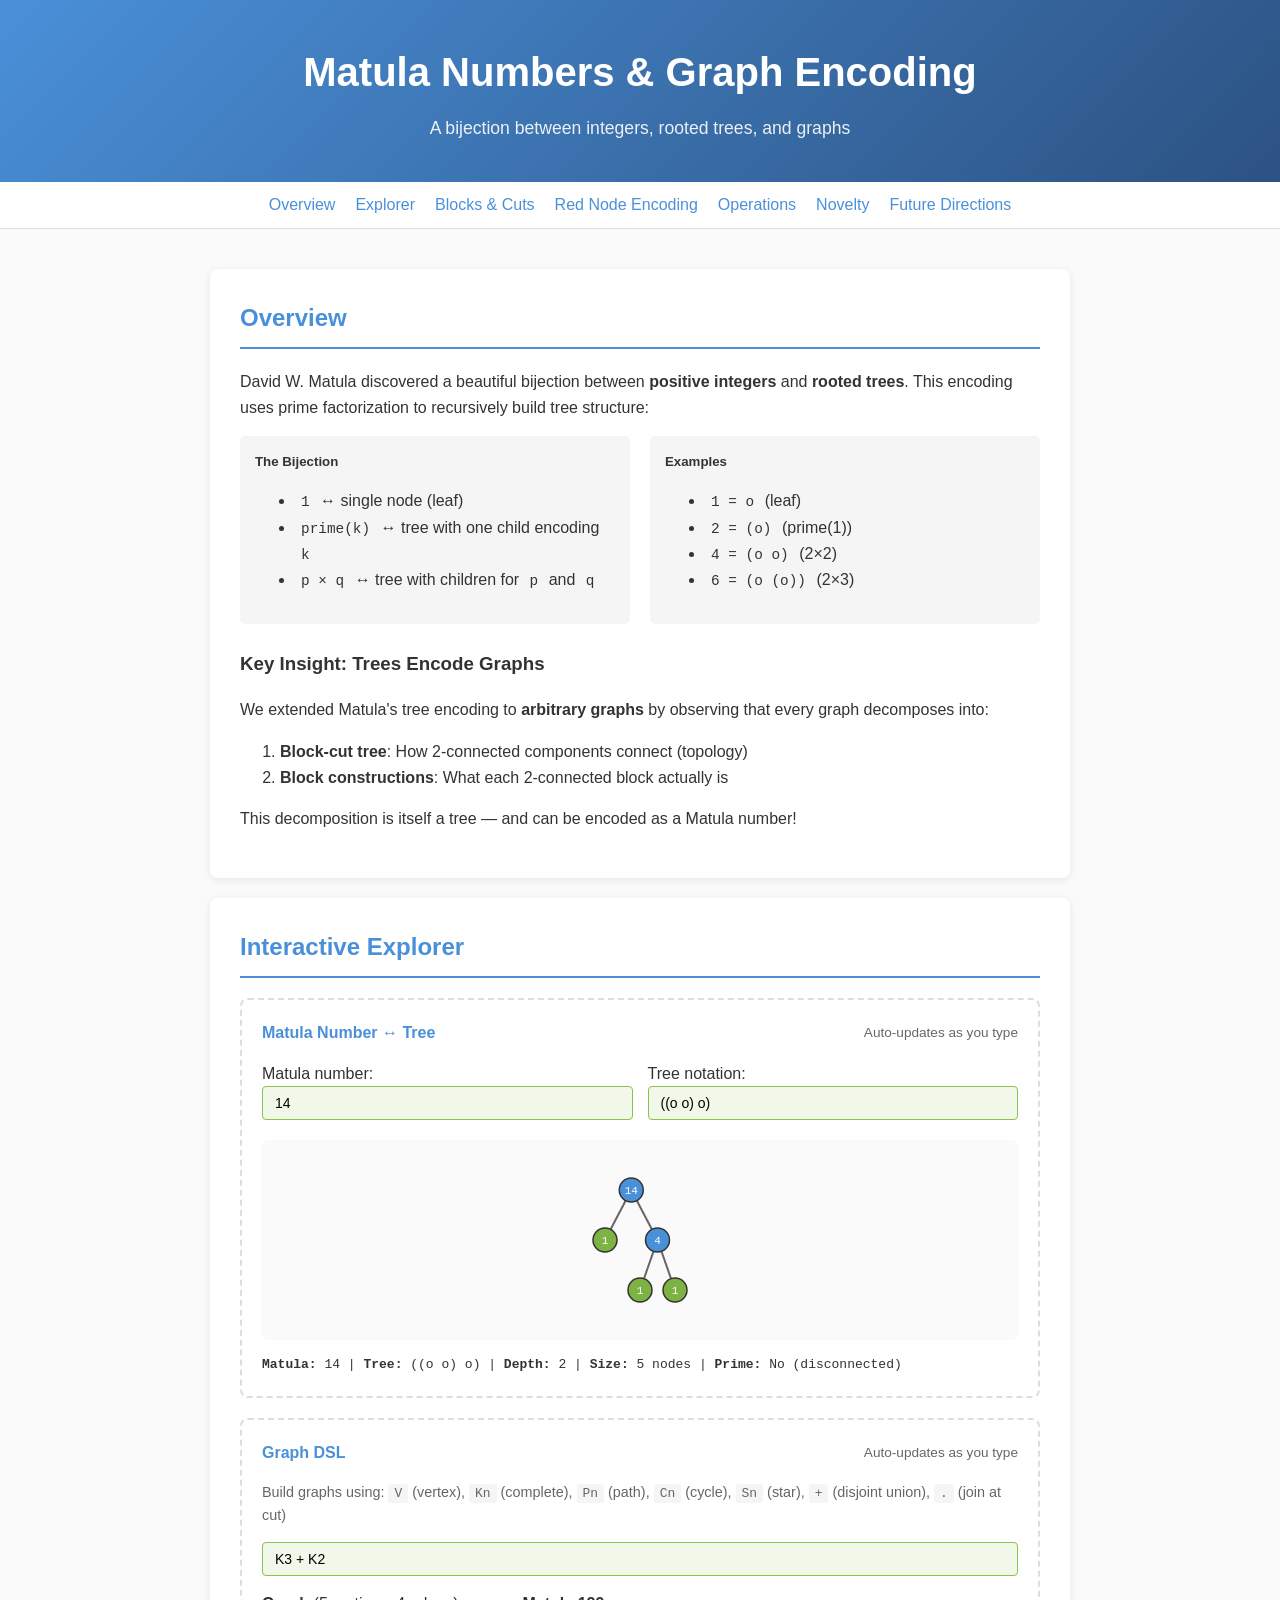
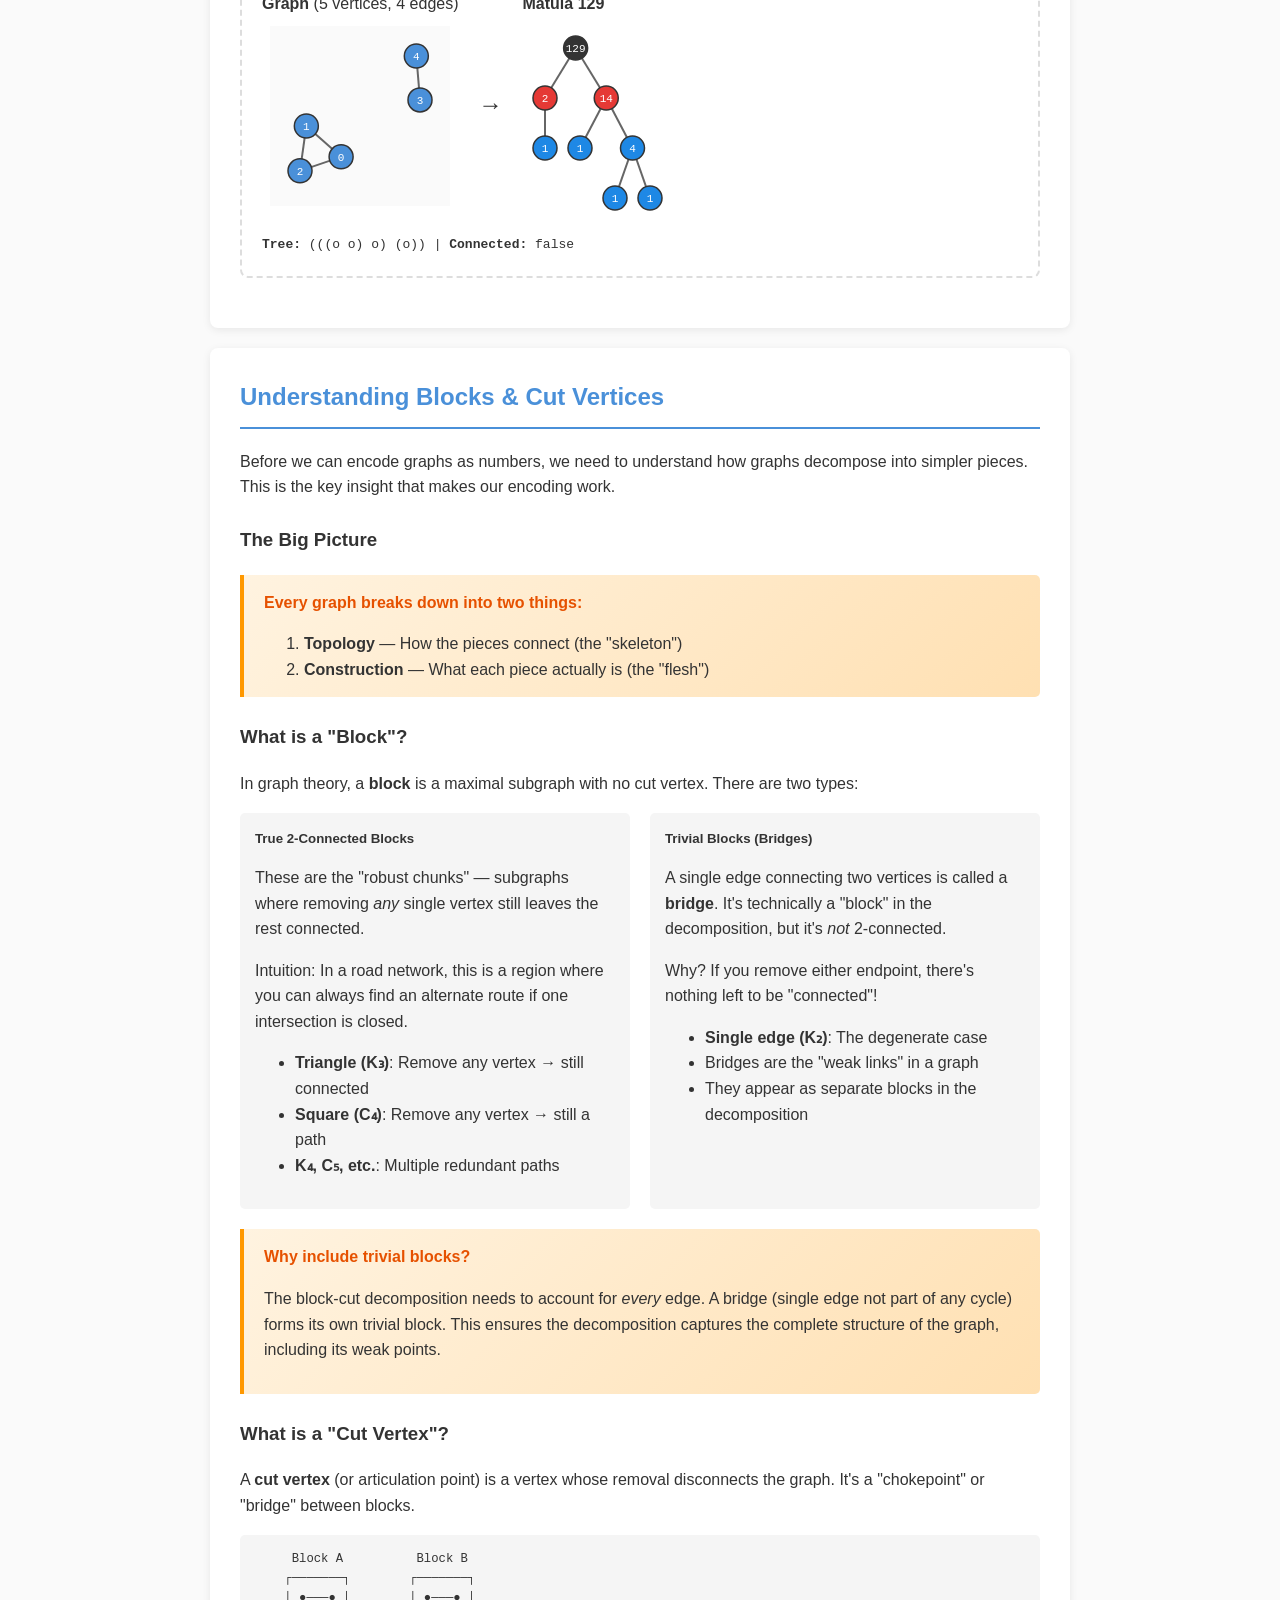
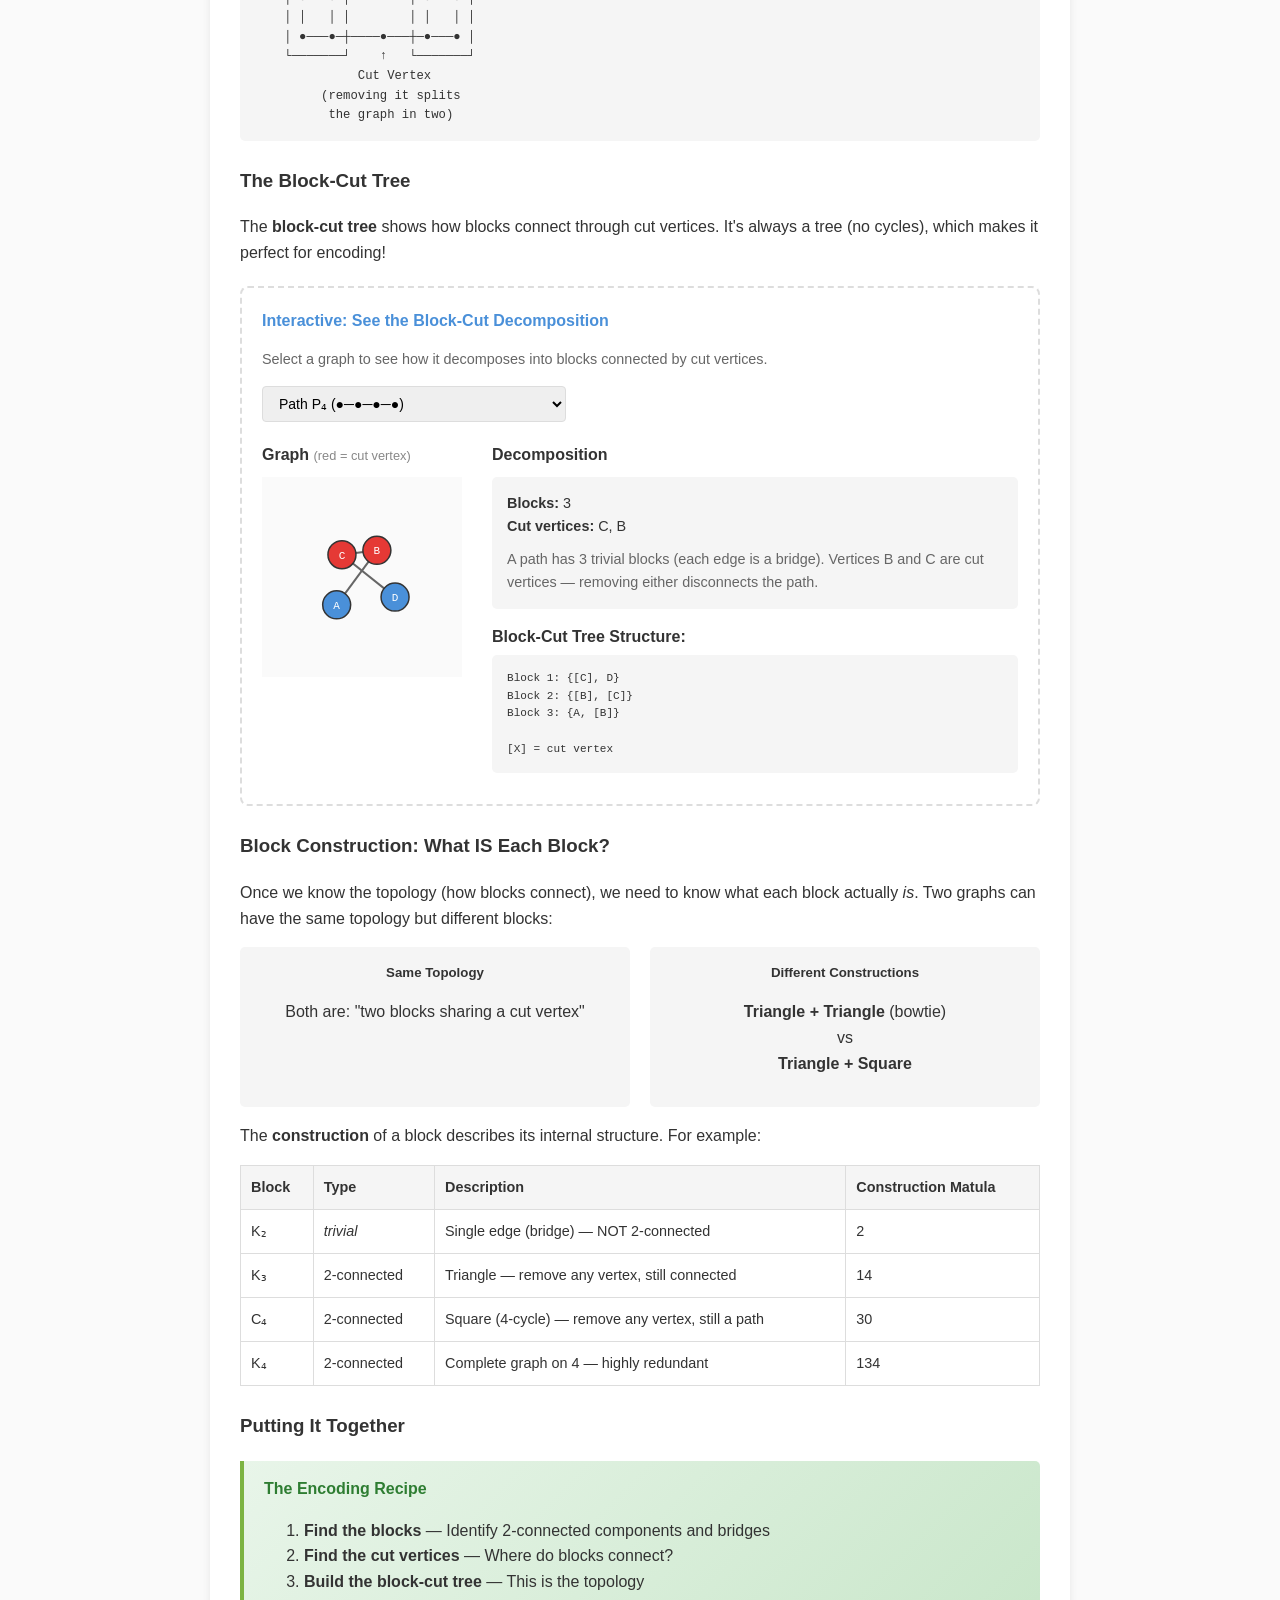
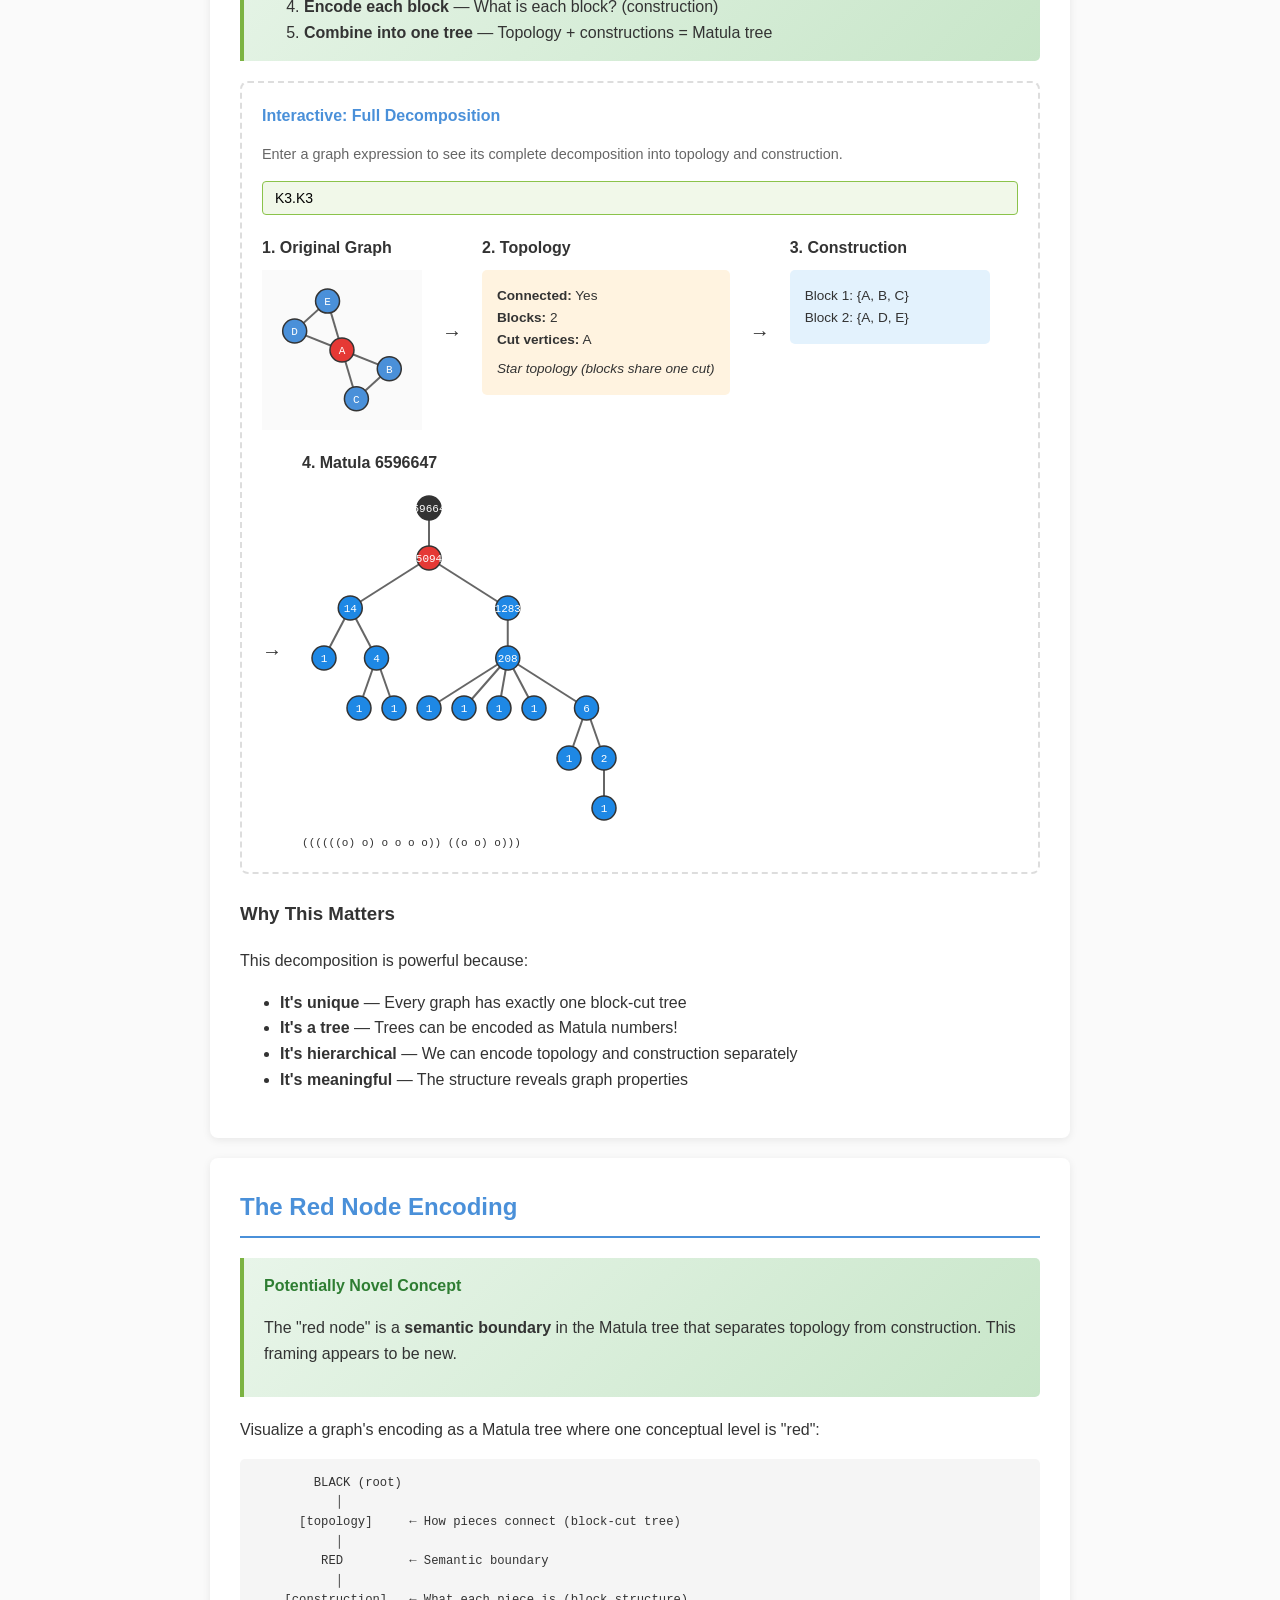
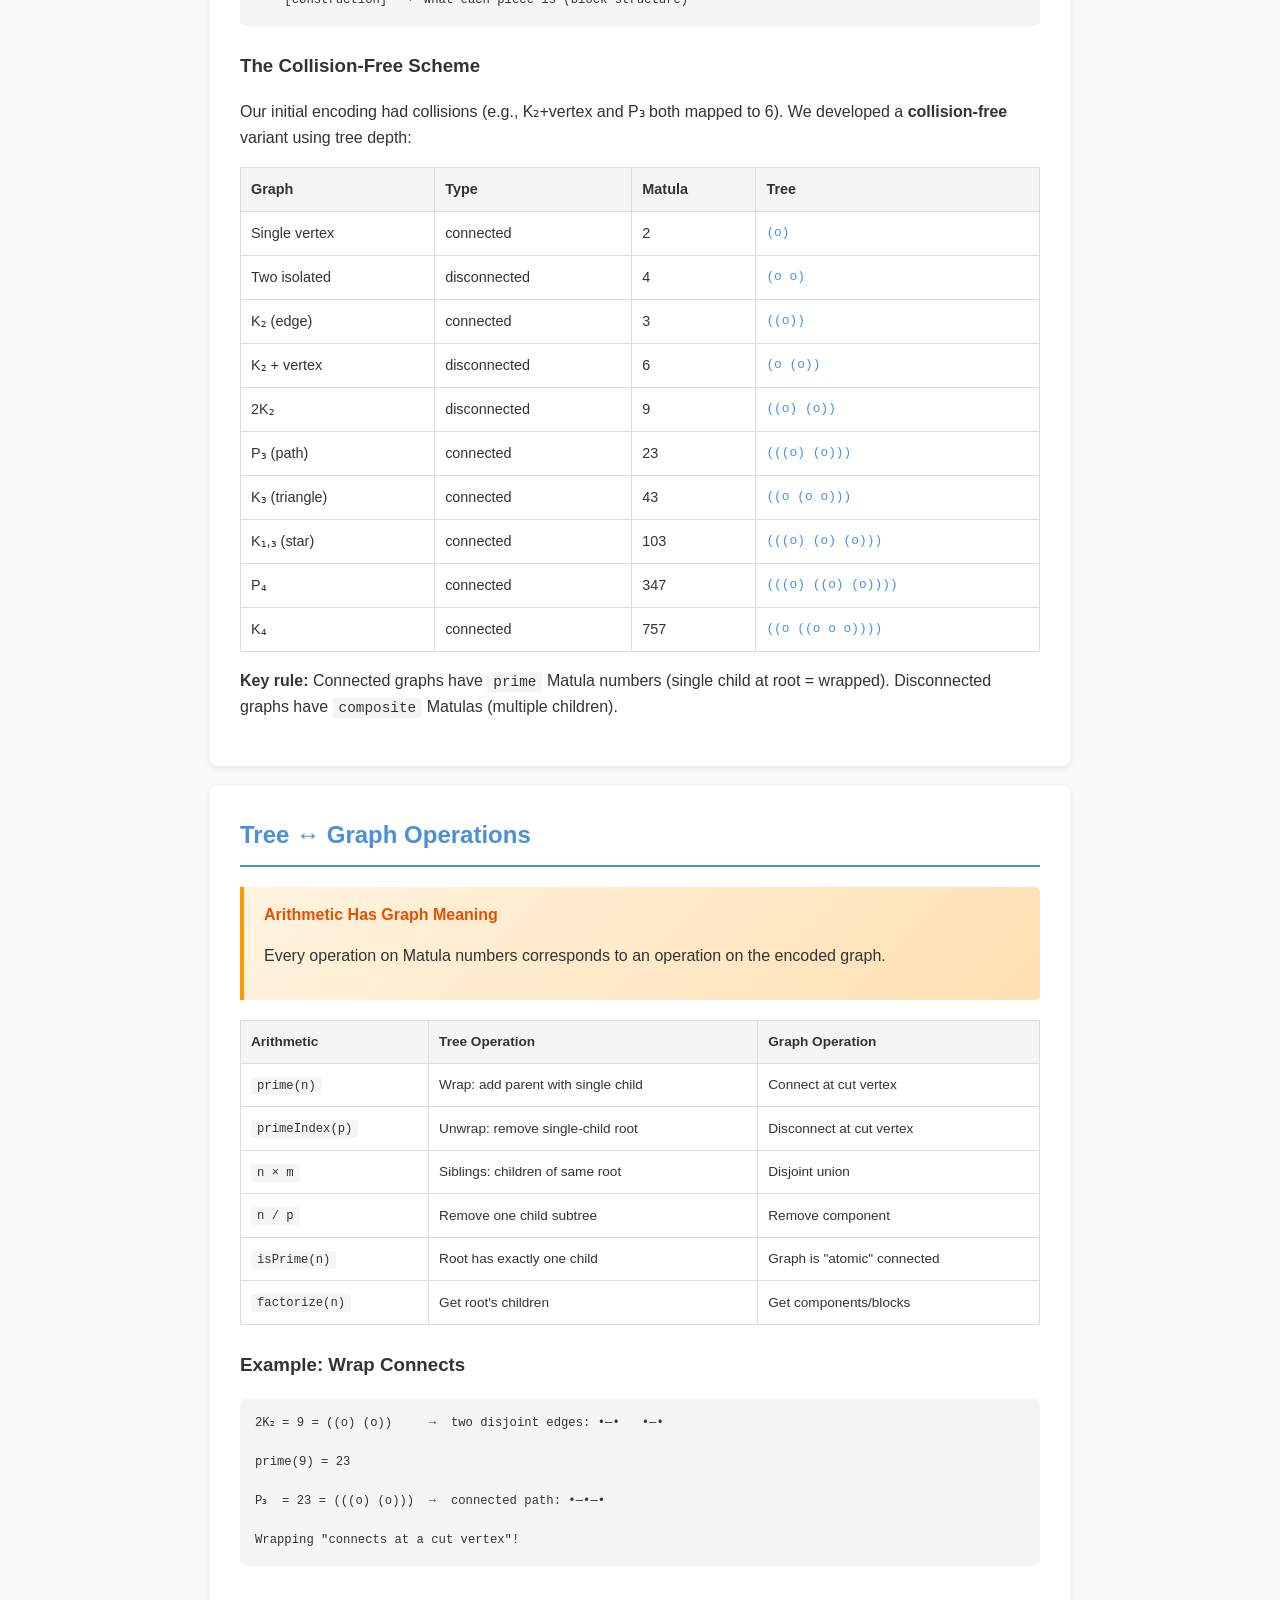
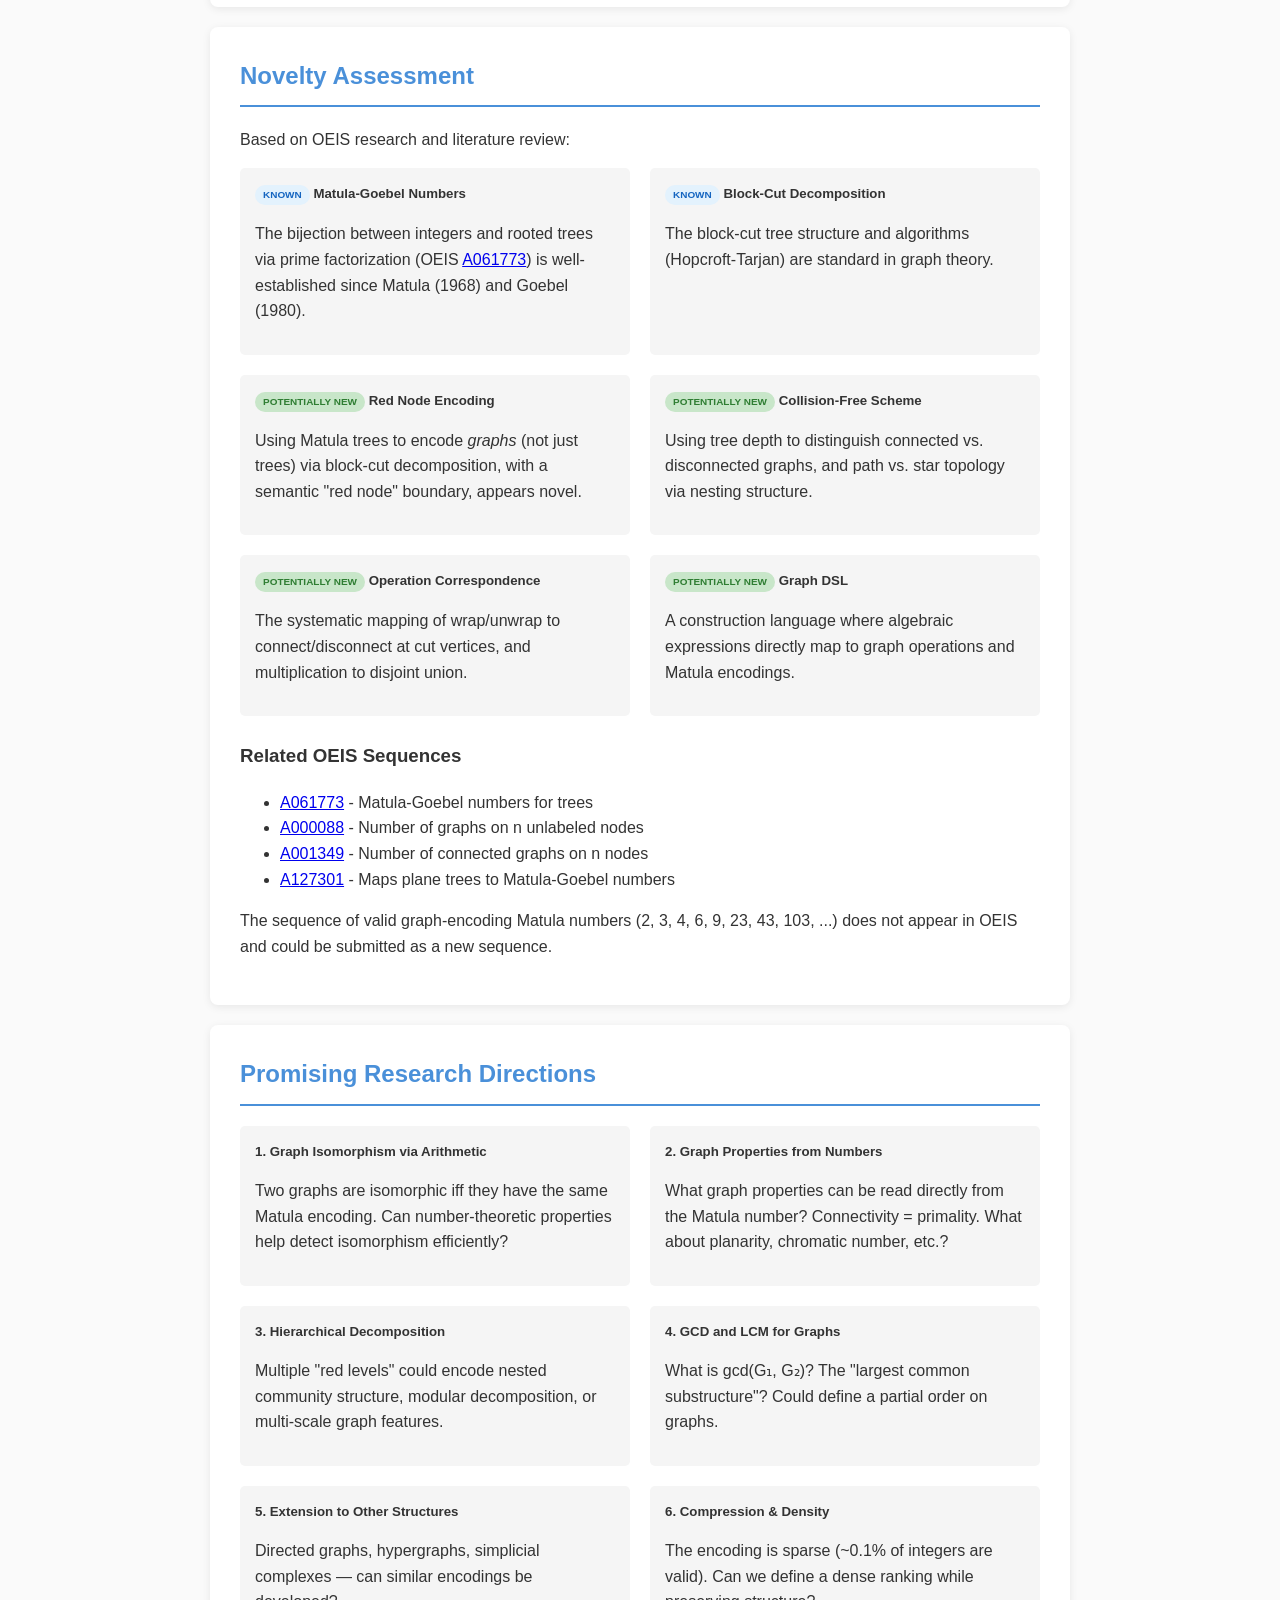
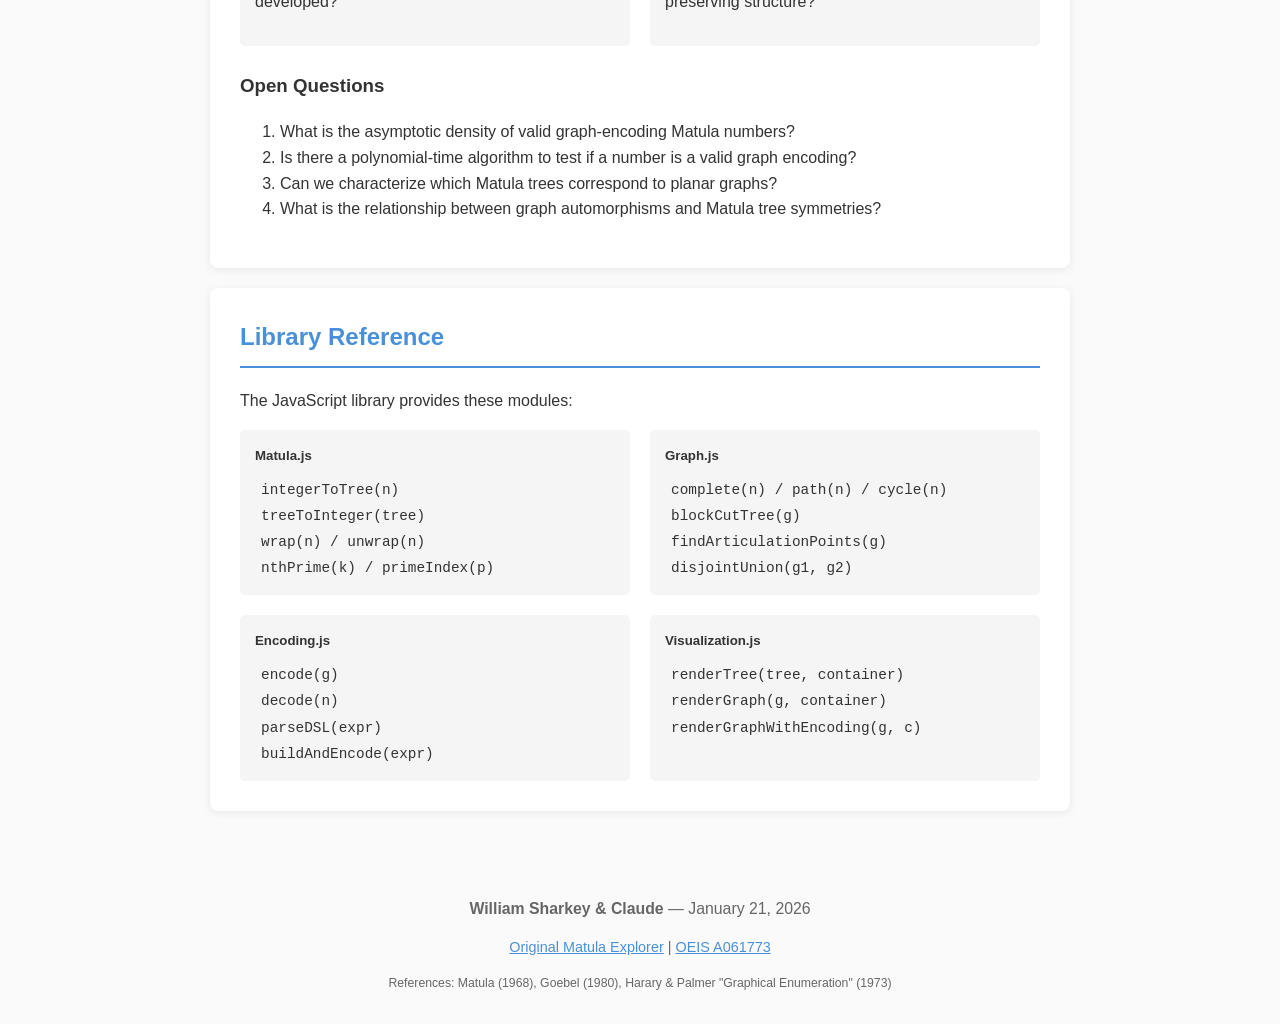
<file: index.html>
<!DOCTYPE html>
<html lang="en">
<head>
    <meta charset="UTF-8">
    <meta name="viewport" content="width=device-width, initial-scale=1.0">
    <title>Matula Numbers &amp; Graph Encoding</title>
    <style>
        :root {
            --primary: #4a90d9;
            --secondary: #7cb342;
            --accent: #e53935;
            --bg: #fafafa;
            --card-bg: #fff;
            --text: #333;
            --text-muted: #666;
            --border: #ddd;
            --code-bg: #f5f5f5;
        }

        * {
            box-sizing: border-box;
        }

        body {
            font-family: -apple-system, BlinkMacSystemFont, 'Segoe UI', Roboto, sans-serif;
            line-height: 1.6;
            color: var(--text);
            background: var(--bg);
            margin: 0;
            padding: 0;
        }

        .container {
            max-width: 900px;
            margin: 0 auto;
            padding: 20px;
        }

        header {
            text-align: center;
            padding: 40px 20px;
            background: linear-gradient(135deg, var(--primary), #2c5282);
            color: white;
        }

        header h1 {
            margin: 0 0 10px 0;
            font-size: 2.5em;
        }

        header p {
            margin: 0;
            opacity: 0.9;
            font-size: 1.1em;
        }

        nav {
            background: var(--card-bg);
            border-bottom: 1px solid var(--border);
            padding: 10px 20px;
            position: sticky;
            top: 0;
            z-index: 100;
        }

        nav ul {
            list-style: none;
            margin: 0;
            padding: 0;
            display: flex;
            gap: 20px;
            justify-content: center;
            flex-wrap: wrap;
        }

        nav a {
            color: var(--primary);
            text-decoration: none;
            font-weight: 500;
        }

        nav a:hover {
            text-decoration: underline;
        }

        section {
            background: var(--card-bg);
            border-radius: 8px;
            padding: 30px;
            margin: 20px 0;
            box-shadow: 0 2px 8px rgba(0,0,0,0.08);
        }

        h2 {
            color: var(--primary);
            border-bottom: 2px solid var(--primary);
            padding-bottom: 10px;
            margin-top: 0;
        }

        h3 {
            color: var(--text);
            margin-top: 25px;
        }

        code {
            background: var(--code-bg);
            padding: 2px 6px;
            border-radius: 3px;
            font-family: 'SF Mono', Monaco, 'Consolas', monospace;
            font-size: 0.9em;
        }

        pre {
            background: var(--code-bg);
            padding: 15px;
            border-radius: 5px;
            overflow-x: auto;
            font-size: 0.85em;
        }

        pre code {
            background: none;
            padding: 0;
        }

        .highlight {
            background: linear-gradient(135deg, #fff3e0, #ffe0b2);
            border-left: 4px solid #ff9800;
            padding: 15px 20px;
            margin: 20px 0;
            border-radius: 0 5px 5px 0;
        }

        .highlight.novel {
            background: linear-gradient(135deg, #e8f5e9, #c8e6c9);
            border-left-color: var(--secondary);
        }

        .highlight h4 {
            margin: 0 0 10px 0;
            color: #e65100;
        }

        .highlight.novel h4 {
            color: #2e7d32;
        }

        .interactive {
            border: 2px dashed var(--border);
            padding: 20px;
            border-radius: 8px;
            margin: 20px 0;
        }

        .interactive-header {
            display: flex;
            justify-content: space-between;
            align-items: center;
            margin-bottom: 15px;
        }

        .interactive-header h4 {
            margin: 0;
            color: var(--primary);
        }

        input, textarea, select {
            font-family: inherit;
            font-size: 14px;
            padding: 8px 12px;
            border: 1px solid var(--border);
            border-radius: 4px;
            width: 100%;
        }

        input:focus, textarea:focus {
            outline: none;
            border-color: var(--primary);
            box-shadow: 0 0 0 3px rgba(74, 144, 217, 0.1);
        }

        input.invalid {
            background: #fffde7;
            border-color: #fbc02d;
        }

        input.valid {
            background: #f1f8e9;
            border-color: #8bc34a;
        }

        button {
            background: var(--primary);
            color: white;
            border: none;
            padding: 10px 20px;
            border-radius: 5px;
            cursor: pointer;
            font-size: 14px;
            font-weight: 500;
            transition: background 0.2s;
        }

        button:hover {
            background: #3a7bc8;
        }

        button.secondary {
            background: var(--secondary);
        }

        button.secondary:hover {
            background: #689f38;
        }

        .grid {
            display: grid;
            grid-template-columns: repeat(auto-fit, minmax(280px, 1fr));
            gap: 20px;
        }

        .card {
            background: var(--code-bg);
            padding: 15px;
            border-radius: 5px;
        }

        .card h5 {
            margin: 0 0 10px 0;
        }

        table {
            width: 100%;
            border-collapse: collapse;
            margin: 15px 0;
            font-size: 0.9em;
        }

        th, td {
            border: 1px solid var(--border);
            padding: 10px;
            text-align: left;
        }

        th {
            background: var(--code-bg);
            font-weight: 600;
        }

        tr:hover {
            background: rgba(74, 144, 217, 0.05);
        }

        .tree-display {
            font-family: monospace;
            font-size: 1.1em;
            color: var(--primary);
        }

        .flex-row {
            display: flex;
            gap: 15px;
            align-items: flex-start;
            flex-wrap: wrap;
        }

        .flex-row > * {
            flex: 1;
            min-width: 200px;
        }

        #visualization-area {
            min-height: 200px;
            display: flex;
            justify-content: center;
            align-items: center;
            background: #fafafa;
            border-radius: 5px;
        }

        .tag {
            display: inline-block;
            padding: 2px 8px;
            border-radius: 12px;
            font-size: 0.75em;
            font-weight: 600;
            text-transform: uppercase;
        }

        .tag.new { background: #c8e6c9; color: #2e7d32; }
        .tag.known { background: #e3f2fd; color: #1565c0; }

        .correspondence-table {
            font-size: 0.85em;
        }

        footer {
            text-align: center;
            padding: 30px 20px;
            color: var(--text-muted);
            font-size: 0.9em;
        }

        footer a {
            color: var(--primary);
        }

        @media (max-width: 600px) {
            header h1 { font-size: 1.8em; }
            .container { padding: 10px; }
            section { padding: 20px; }
        }
    </style>
</head>
<body>
    <header>
        <h1>Matula Numbers &amp; Graph Encoding</h1>
        <p>A bijection between integers, rooted trees, and graphs</p>
    </header>

    <nav>
        <ul>
            <li><a href="#overview">Overview</a></li>
            <li><a href="#explorer">Explorer</a></li>
            <li><a href="#blocks">Blocks &amp; Cuts</a></li>
            <li><a href="#red-node">Red Node Encoding</a></li>
            <li><a href="#operations">Operations</a></li>
            <li><a href="#novelty">Novelty</a></li>
            <li><a href="#future">Future Directions</a></li>
        </ul>
    </nav>

    <div class="container">
        <!-- Overview Section -->
        <section id="overview">
            <h2>Overview</h2>

            <p>David W. Matula discovered a beautiful bijection between <strong>positive integers</strong> and <strong>rooted trees</strong>. This encoding uses prime factorization to recursively build tree structure:</p>

            <div class="grid">
                <div class="card">
                    <h5>The Bijection</h5>
                    <ul>
                        <li><code>1</code> &harr; single node (leaf)</li>
                        <li><code>prime(k)</code> &harr; tree with one child encoding <code>k</code></li>
                        <li><code>p &times; q</code> &harr; tree with children for <code>p</code> and <code>q</code></li>
                    </ul>
                </div>
                <div class="card">
                    <h5>Examples</h5>
                    <ul>
                        <li><code>1 = o</code> (leaf)</li>
                        <li><code>2 = (o)</code> (prime(1))</li>
                        <li><code>4 = (o o)</code> (2&times;2)</li>
                        <li><code>6 = (o (o))</code> (2&times;3)</li>
                    </ul>
                </div>
            </div>

            <h3>Key Insight: Trees Encode Graphs</h3>

            <p>We extended Matula's tree encoding to <strong>arbitrary graphs</strong> by observing that every graph decomposes into:</p>

            <ol>
                <li><strong>Block-cut tree</strong>: How 2-connected components connect (topology)</li>
                <li><strong>Block constructions</strong>: What each 2-connected block actually is</li>
            </ol>

            <p>This decomposition is itself a tree &mdash; and can be encoded as a Matula number!</p>
        </section>

        <!-- Interactive Explorer -->
        <section id="explorer">
            <h2>Interactive Explorer</h2>

            <div class="interactive">
                <div class="interactive-header">
                    <h4>Matula Number &harr; Tree</h4>
                    <span style="font-size: 0.85em; color: var(--text-muted);">Auto-updates as you type</span>
                </div>

                <div class="flex-row">
                    <div>
                        <label>Matula number:</label>
                        <input type="number" id="matula-input" value="14" min="1" max="100000">
                    </div>
                    <div>
                        <label>Tree notation:</label>
                        <input type="text" id="tree-input" placeholder="(o (o o))">
                    </div>
                </div>

                <div id="visualization-area" style="margin-top: 20px">
                    <span style="color: #999">Enter a number above</span>
                </div>

                <div id="result-info" style="margin-top: 15px; font-family: monospace;"></div>
            </div>

            <div class="interactive">
                <div class="interactive-header">
                    <h4>Graph DSL</h4>
                    <span style="font-size: 0.85em; color: var(--text-muted);">Auto-updates as you type</span>
                </div>

                <p style="margin-top: 0; color: var(--text-muted); font-size: 0.9em;">
                    Build graphs using: <code>V</code> (vertex), <code>Kn</code> (complete), <code>Pn</code> (path),
                    <code>Cn</code> (cycle), <code>Sn</code> (star), <code>+</code> (disjoint union), <code>.</code> (join at cut)
                </p>

                <input type="text" id="dsl-input" value="K3 + K2" placeholder="K3 + K2">

                <div id="dsl-result" style="margin-top: 15px"></div>
            </div>
        </section>

        <!-- Blocks and Cuts Explanation -->
        <section id="blocks">
            <h2>Understanding Blocks &amp; Cut Vertices</h2>

            <p>Before we can encode graphs as numbers, we need to understand how graphs decompose into simpler pieces. This is the key insight that makes our encoding work.</p>

            <h3>The Big Picture</h3>

            <div class="highlight">
                <h4>Every graph breaks down into two things:</h4>
                <ol style="margin-bottom: 0;">
                    <li><strong>Topology</strong> &mdash; How the pieces connect (the "skeleton")</li>
                    <li><strong>Construction</strong> &mdash; What each piece actually is (the "flesh")</li>
                </ol>
            </div>

            <h3>What is a "Block"?</h3>

            <p>In graph theory, a <strong>block</strong> is a maximal subgraph with no cut vertex. There are two types:</p>

            <div class="grid">
                <div class="card">
                    <h5>True 2-Connected Blocks</h5>
                    <p>These are the "robust chunks" &mdash; subgraphs where removing <em>any</em> single vertex still leaves the rest connected.</p>
                    <p>Intuition: In a road network, this is a region where you can always find an alternate route if one intersection is closed.</p>
                    <ul>
                        <li><strong>Triangle (K₃)</strong>: Remove any vertex &rarr; still connected</li>
                        <li><strong>Square (C₄)</strong>: Remove any vertex &rarr; still a path</li>
                        <li><strong>K₄, C₅, etc.</strong>: Multiple redundant paths</li>
                    </ul>
                </div>
                <div class="card">
                    <h5>Trivial Blocks (Bridges)</h5>
                    <p>A single edge connecting two vertices is called a <strong>bridge</strong>. It's technically a "block" in the decomposition, but it's <em>not</em> 2-connected.</p>
                    <p>Why? If you remove either endpoint, there's nothing left to be "connected"!</p>
                    <ul>
                        <li><strong>Single edge (K₂)</strong>: The degenerate case</li>
                        <li>Bridges are the "weak links" in a graph</li>
                        <li>They appear as separate blocks in the decomposition</li>
                    </ul>
                </div>
            </div>

            <div class="highlight">
                <h4>Why include trivial blocks?</h4>
                <p>The block-cut decomposition needs to account for <em>every</em> edge. A bridge (single edge not part of any cycle) forms its own trivial block. This ensures the decomposition captures the complete structure of the graph, including its weak points.</p>
            </div>

            <h3>What is a "Cut Vertex"?</h3>

            <p>A <strong>cut vertex</strong> (or articulation point) is a vertex whose removal disconnects the graph. It's a "chokepoint" or "bridge" between blocks.</p>

            <pre><code>     Block A          Block B
    ┌───────┐        ┌───────┐
    │ ●───● │        │ ●───● │
    │ │   │ │        │ │   │ │
    │ ●───●─┼────●───┼─●───● │
    └───────┘    ↑   └───────┘
              Cut Vertex
         (removing it splits
          the graph in two)</code></pre>

            <h3>The Block-Cut Tree</h3>

            <p>The <strong>block-cut tree</strong> shows how blocks connect through cut vertices. It's always a tree (no cycles), which makes it perfect for encoding!</p>

            <div class="interactive">
                <div class="interactive-header">
                    <h4>Interactive: See the Block-Cut Decomposition</h4>
                </div>

                <p style="margin-top: 0; color: var(--text-muted); font-size: 0.9em;">
                    Select a graph to see how it decomposes into blocks connected by cut vertices.
                </p>

                <select id="block-example-select" style="width: auto; min-width: 200px;">
                    <option value="path">Path P₄ (●─●─●─●)</option>
                    <option value="triangle">Triangle K₃</option>
                    <option value="bowtie">Bowtie (two triangles sharing a vertex)</option>
                    <option value="lollipop">Lollipop (triangle + path)</option>
                    <option value="barbell">Barbell (two triangles connected by edge)</option>
                </select>

                <div id="block-decomposition" style="margin-top: 20px;"></div>
            </div>

            <h3>Block Construction: What IS Each Block?</h3>

            <p>Once we know the topology (how blocks connect), we need to know what each block actually <em>is</em>. Two graphs can have the same topology but different blocks:</p>

            <div class="grid">
                <div class="card" style="text-align: center;">
                    <h5>Same Topology</h5>
                    <p>Both are: "two blocks sharing a cut vertex"</p>
                </div>
                <div class="card" style="text-align: center;">
                    <h5>Different Constructions</h5>
                    <p><strong>Triangle + Triangle</strong> (bowtie)<br>vs<br><strong>Triangle + Square</strong></p>
                </div>
            </div>

            <p>The <strong>construction</strong> of a block describes its internal structure. For example:</p>

            <table>
                <tr>
                    <th>Block</th>
                    <th>Type</th>
                    <th>Description</th>
                    <th>Construction Matula</th>
                </tr>
                <tr>
                    <td>K₂</td>
                    <td><em>trivial</em></td>
                    <td>Single edge (bridge) &mdash; NOT 2-connected</td>
                    <td>2</td>
                </tr>
                <tr>
                    <td>K₃</td>
                    <td>2-connected</td>
                    <td>Triangle &mdash; remove any vertex, still connected</td>
                    <td>14</td>
                </tr>
                <tr>
                    <td>C₄</td>
                    <td>2-connected</td>
                    <td>Square (4-cycle) &mdash; remove any vertex, still a path</td>
                    <td>30</td>
                </tr>
                <tr>
                    <td>K₄</td>
                    <td>2-connected</td>
                    <td>Complete graph on 4 &mdash; highly redundant</td>
                    <td>134</td>
                </tr>
            </table>

            <h3>Putting It Together</h3>

            <div class="highlight novel">
                <h4>The Encoding Recipe</h4>
                <ol style="margin-bottom: 0;">
                    <li><strong>Find the blocks</strong> &mdash; Identify 2-connected components and bridges</li>
                    <li><strong>Find the cut vertices</strong> &mdash; Where do blocks connect?</li>
                    <li><strong>Build the block-cut tree</strong> &mdash; This is the topology</li>
                    <li><strong>Encode each block</strong> &mdash; What is each block? (construction)</li>
                    <li><strong>Combine into one tree</strong> &mdash; Topology + constructions = Matula tree</li>
                </ol>
            </div>

            <div class="interactive">
                <div class="interactive-header">
                    <h4>Interactive: Full Decomposition</h4>
                </div>

                <p style="margin-top: 0; color: var(--text-muted); font-size: 0.9em;">
                    Enter a graph expression to see its complete decomposition into topology and construction.
                </p>

                <input type="text" id="decomp-input" value="K3.K3" placeholder="K3.K3 (bowtie)">

                <div id="decomp-result" style="margin-top: 20px;"></div>
            </div>

            <h3>Why This Matters</h3>

            <p>This decomposition is powerful because:</p>

            <ul>
                <li><strong>It's unique</strong> &mdash; Every graph has exactly one block-cut tree</li>
                <li><strong>It's a tree</strong> &mdash; Trees can be encoded as Matula numbers!</li>
                <li><strong>It's hierarchical</strong> &mdash; We can encode topology and construction separately</li>
                <li><strong>It's meaningful</strong> &mdash; The structure reveals graph properties</li>
            </ul>
        </section>

        <!-- Red Node Encoding -->
        <section id="red-node">
            <h2>The Red Node Encoding</h2>

            <div class="highlight novel">
                <h4>Potentially Novel Concept</h4>
                <p>The "red node" is a <strong>semantic boundary</strong> in the Matula tree that separates topology from construction. This framing appears to be new.</p>
            </div>

            <p>Visualize a graph's encoding as a Matula tree where one conceptual level is "red":</p>

            <pre><code>        BLACK (root)
           │
      [topology]     ← How pieces connect (block-cut tree)
           │
         RED         ← Semantic boundary
           │
    [construction]   ← What each piece is (block structure)</code></pre>

            <h3>The Collision-Free Scheme</h3>

            <p>Our initial encoding had collisions (e.g., K₂+vertex and P₃ both mapped to 6). We developed a <strong>collision-free</strong> variant using tree depth:</p>

            <table>
                <tr>
                    <th>Graph</th>
                    <th>Type</th>
                    <th>Matula</th>
                    <th>Tree</th>
                </tr>
                <tr>
                    <td>Single vertex</td>
                    <td>connected</td>
                    <td>2</td>
                    <td class="tree-display">(o)</td>
                </tr>
                <tr>
                    <td>Two isolated</td>
                    <td>disconnected</td>
                    <td>4</td>
                    <td class="tree-display">(o o)</td>
                </tr>
                <tr>
                    <td>K₂ (edge)</td>
                    <td>connected</td>
                    <td>3</td>
                    <td class="tree-display">((o))</td>
                </tr>
                <tr>
                    <td>K₂ + vertex</td>
                    <td>disconnected</td>
                    <td>6</td>
                    <td class="tree-display">(o (o))</td>
                </tr>
                <tr>
                    <td>2K₂</td>
                    <td>disconnected</td>
                    <td>9</td>
                    <td class="tree-display">((o) (o))</td>
                </tr>
                <tr>
                    <td>P₃ (path)</td>
                    <td>connected</td>
                    <td>23</td>
                    <td class="tree-display">(((o) (o)))</td>
                </tr>
                <tr>
                    <td>K₃ (triangle)</td>
                    <td>connected</td>
                    <td>43</td>
                    <td class="tree-display">((o (o o)))</td>
                </tr>
                <tr>
                    <td>K₁,₃ (star)</td>
                    <td>connected</td>
                    <td>103</td>
                    <td class="tree-display">(((o) (o) (o)))</td>
                </tr>
                <tr>
                    <td>P₄</td>
                    <td>connected</td>
                    <td>347</td>
                    <td class="tree-display">(((o) ((o) (o))))</td>
                </tr>
                <tr>
                    <td>K₄</td>
                    <td>connected</td>
                    <td>757</td>
                    <td class="tree-display">((o ((o o o))))</td>
                </tr>
            </table>

            <p><strong>Key rule:</strong> Connected graphs have <code>prime</code> Matula numbers (single child at root = wrapped). Disconnected graphs have <code>composite</code> Matulas (multiple children).</p>
        </section>

        <!-- Operations Correspondence -->
        <section id="operations">
            <h2>Tree ↔ Graph Operations</h2>

            <div class="highlight">
                <h4>Arithmetic Has Graph Meaning</h4>
                <p>Every operation on Matula numbers corresponds to an operation on the encoded graph.</p>
            </div>

            <table class="correspondence-table">
                <tr>
                    <th>Arithmetic</th>
                    <th>Tree Operation</th>
                    <th>Graph Operation</th>
                </tr>
                <tr>
                    <td><code>prime(n)</code></td>
                    <td>Wrap: add parent with single child</td>
                    <td>Connect at cut vertex</td>
                </tr>
                <tr>
                    <td><code>primeIndex(p)</code></td>
                    <td>Unwrap: remove single-child root</td>
                    <td>Disconnect at cut vertex</td>
                </tr>
                <tr>
                    <td><code>n × m</code></td>
                    <td>Siblings: children of same root</td>
                    <td>Disjoint union</td>
                </tr>
                <tr>
                    <td><code>n / p</code></td>
                    <td>Remove one child subtree</td>
                    <td>Remove component</td>
                </tr>
                <tr>
                    <td><code>isPrime(n)</code></td>
                    <td>Root has exactly one child</td>
                    <td>Graph is "atomic" connected</td>
                </tr>
                <tr>
                    <td><code>factorize(n)</code></td>
                    <td>Get root's children</td>
                    <td>Get components/blocks</td>
                </tr>
            </table>

            <h3>Example: Wrap Connects</h3>

            <pre><code>2K₂ = 9 = ((o) (o))     →  two disjoint edges: •—•   •—•

prime(9) = 23

P₃  = 23 = (((o) (o)))  →  connected path: •—•—•

Wrapping "connects at a cut vertex"!</code></pre>
        </section>

        <!-- Novelty Assessment -->
        <section id="novelty">
            <h2>Novelty Assessment</h2>

            <p>Based on OEIS research and literature review:</p>

            <div class="grid">
                <div class="card">
                    <h5><span class="tag known">Known</span> Matula-Goebel Numbers</h5>
                    <p>The bijection between integers and rooted trees via prime factorization (OEIS <a href="https://oeis.org/A061773">A061773</a>) is well-established since Matula (1968) and Goebel (1980).</p>
                </div>

                <div class="card">
                    <h5><span class="tag known">Known</span> Block-Cut Decomposition</h5>
                    <p>The block-cut tree structure and algorithms (Hopcroft-Tarjan) are standard in graph theory.</p>
                </div>

                <div class="card">
                    <h5><span class="tag new">Potentially New</span> Red Node Encoding</h5>
                    <p>Using Matula trees to encode <em>graphs</em> (not just trees) via block-cut decomposition, with a semantic "red node" boundary, appears novel.</p>
                </div>

                <div class="card">
                    <h5><span class="tag new">Potentially New</span> Collision-Free Scheme</h5>
                    <p>Using tree depth to distinguish connected vs. disconnected graphs, and path vs. star topology via nesting structure.</p>
                </div>

                <div class="card">
                    <h5><span class="tag new">Potentially New</span> Operation Correspondence</h5>
                    <p>The systematic mapping of wrap/unwrap to connect/disconnect at cut vertices, and multiplication to disjoint union.</p>
                </div>

                <div class="card">
                    <h5><span class="tag new">Potentially New</span> Graph DSL</h5>
                    <p>A construction language where algebraic expressions directly map to graph operations and Matula encodings.</p>
                </div>
            </div>

            <h3>Related OEIS Sequences</h3>

            <ul>
                <li><a href="https://oeis.org/A061773">A061773</a> - Matula-Goebel numbers for trees</li>
                <li><a href="https://oeis.org/A000088">A000088</a> - Number of graphs on n unlabeled nodes</li>
                <li><a href="https://oeis.org/A001349">A001349</a> - Number of connected graphs on n nodes</li>
                <li><a href="https://oeis.org/A127301">A127301</a> - Maps plane trees to Matula-Goebel numbers</li>
            </ul>

            <p>The sequence of valid graph-encoding Matula numbers (2, 3, 4, 6, 9, 23, 43, 103, ...) does not appear in OEIS and could be submitted as a new sequence.</p>
        </section>

        <!-- Future Directions -->
        <section id="future">
            <h2>Promising Research Directions</h2>

            <div class="grid">
                <div class="card">
                    <h5>1. Graph Isomorphism via Arithmetic</h5>
                    <p>Two graphs are isomorphic iff they have the same Matula encoding. Can number-theoretic properties help detect isomorphism efficiently?</p>
                </div>

                <div class="card">
                    <h5>2. Graph Properties from Numbers</h5>
                    <p>What graph properties can be read directly from the Matula number? Connectivity = primality. What about planarity, chromatic number, etc.?</p>
                </div>

                <div class="card">
                    <h5>3. Hierarchical Decomposition</h5>
                    <p>Multiple "red levels" could encode nested community structure, modular decomposition, or multi-scale graph features.</p>
                </div>

                <div class="card">
                    <h5>4. GCD and LCM for Graphs</h5>
                    <p>What is gcd(G₁, G₂)? The "largest common substructure"? Could define a partial order on graphs.</p>
                </div>

                <div class="card">
                    <h5>5. Extension to Other Structures</h5>
                    <p>Directed graphs, hypergraphs, simplicial complexes &mdash; can similar encodings be developed?</p>
                </div>

                <div class="card">
                    <h5>6. Compression &amp; Density</h5>
                    <p>The encoding is sparse (~0.1% of integers are valid). Can we define a dense ranking while preserving structure?</p>
                </div>
            </div>

            <h3>Open Questions</h3>

            <ol>
                <li>What is the asymptotic density of valid graph-encoding Matula numbers?</li>
                <li>Is there a polynomial-time algorithm to test if a number is a valid graph encoding?</li>
                <li>Can we characterize which Matula trees correspond to planar graphs?</li>
                <li>What is the relationship between graph automorphisms and Matula tree symmetries?</li>
            </ol>
        </section>

        <!-- Tools Reference -->
        <section id="tools">
            <h2>Library Reference</h2>

            <p>The JavaScript library provides these modules:</p>

            <div class="grid">
                <div class="card">
                    <h5>Matula.js</h5>
                    <code>integerToTree(n)</code><br>
                    <code>treeToInteger(tree)</code><br>
                    <code>wrap(n) / unwrap(n)</code><br>
                    <code>nthPrime(k) / primeIndex(p)</code>
                </div>

                <div class="card">
                    <h5>Graph.js</h5>
                    <code>complete(n) / path(n) / cycle(n)</code><br>
                    <code>blockCutTree(g)</code><br>
                    <code>findArticulationPoints(g)</code><br>
                    <code>disjointUnion(g1, g2)</code>
                </div>

                <div class="card">
                    <h5>Encoding.js</h5>
                    <code>encode(g)</code><br>
                    <code>decode(n)</code><br>
                    <code>parseDSL(expr)</code><br>
                    <code>buildAndEncode(expr)</code>
                </div>

                <div class="card">
                    <h5>Visualization.js</h5>
                    <code>renderTree(tree, container)</code><br>
                    <code>renderGraph(g, container)</code><br>
                    <code>renderGraphWithEncoding(g, c)</code>
                </div>
            </div>
        </section>
    </div>

    <footer>
        <p style="font-size: 1.1em; margin-bottom: 5px;">
            <strong>William Sharkey &amp; Claude</strong> &mdash; January 21, 2026
        </p>
        <p>
            <a href="https://williamsharkey.com/MatulaExplorer/MatulaExplorer.html">Original Matula Explorer</a> |
            <a href="https://oeis.org/A061773">OEIS A061773</a>
        </p>
        <p style="font-size: 0.85em;">
            References: Matula (1968), Goebel (1980), Harary &amp; Palmer "Graphical Enumeration" (1973)
        </p>
    </footer>

    <!-- Load Libraries -->
    <script src="lib/matula.js"></script>
    <script src="lib/graph.js"></script>
    <script src="lib/encoding.js"></script>
    <script src="lib/visualization.js"></script>

    <script>
        // ============================================================
        // Auto-updating Interactive Explorer
        // ============================================================

        // Debounce helper - waits for user to stop typing
        function debounce(fn, delay = 150) {
            let timer;
            return function(...args) {
                clearTimeout(timer);
                timer = setTimeout(() => fn.apply(this, args), delay);
            };
        }

        // Set input validation state
        function setInputState(input, state) {
            input.classList.remove('valid', 'invalid');
            if (state === 'valid') input.classList.add('valid');
            else if (state === 'invalid') input.classList.add('invalid');
        }

        // Track which input is being edited to avoid circular updates
        let updatingFrom = null;

        // ============================================================
        // Matula Number <-> Tree Sync
        // ============================================================

        function updateFromNumber() {
            if (updatingFrom === 'tree') return;

            const input = document.getElementById('matula-input');
            const treeInput = document.getElementById('tree-input');
            const n = parseInt(input.value);

            if (n < 1 || isNaN(n) || n > 100000) {
                setInputState(input, 'invalid');
                return;
            }

            try {
                const tree = Matula.integerToTree(n);
                const treeStr = Matula.treeToString(tree);

                setInputState(input, 'valid');

                // Update tree input (without triggering its handler)
                updatingFrom = 'number';
                treeInput.value = treeStr;
                setInputState(treeInput, 'valid');
                updatingFrom = null;

                // Render visualization
                renderVisualization(tree, n);
            } catch (e) {
                setInputState(input, 'invalid');
            }
        }

        function updateFromTree() {
            if (updatingFrom === 'number') return;

            const input = document.getElementById('tree-input');
            const matulaInput = document.getElementById('matula-input');
            const treeStr = input.value.trim();

            if (!treeStr) {
                setInputState(input, '');
                return;
            }

            try {
                const tree = Matula.stringToTree(treeStr);
                const n = Matula.treeToInteger(tree);

                setInputState(input, 'valid');

                // Update number input (without triggering its handler)
                updatingFrom = 'tree';
                matulaInput.value = n;
                setInputState(matulaInput, 'valid');
                updatingFrom = null;

                // Render visualization
                renderVisualization(tree, n);
            } catch (e) {
                setInputState(input, 'invalid');
            }
        }

        function renderVisualization(tree, n) {
            const container = document.getElementById('visualization-area');
            const treeStr = Matula.treeToString(tree);

            Visualization.renderTree(tree, container, {
                showLabels: true,
                colorByDepth: Matula.isPrime(n),
                redLevel: 1
            });

            const info = document.getElementById('result-info');
            info.innerHTML = `
                <strong>Matula:</strong> ${n} |
                <strong>Tree:</strong> ${treeStr} |
                <strong>Depth:</strong> ${Matula.treeDepth(tree)} |
                <strong>Size:</strong> ${Matula.treeSize(tree)} nodes |
                <strong>Prime:</strong> ${Matula.isPrime(n) ? 'Yes (connected)' : 'No (disconnected)'}
            `;
        }

        // ============================================================
        // Graph DSL
        // ============================================================

        function updateFromDSL() {
            const input = document.getElementById('dsl-input');
            const expr = input.value.trim();
            const resultDiv = document.getElementById('dsl-result');

            if (!expr) {
                setInputState(input, '');
                resultDiv.innerHTML = '<span style="color: #999">Enter a graph expression above</span>';
                return;
            }

            try {
                const result = Encoding.buildAndEncode(expr);
                const g = result.graph;
                const matula = result.matula;
                const tree = Matula.integerToTree(matula);

                setInputState(input, 'valid');

                resultDiv.innerHTML = `
                    <div style="display: flex; gap: 20px; align-items: flex-start; flex-wrap: wrap;">
                        <div>
                            <strong>Graph</strong> (${g.n} vertices, ${Graph.numEdges(g)} edges)
                            <div id="dsl-graph" style="margin-top: 10px;"></div>
                        </div>
                        <div style="font-size: 24px; align-self: center;">→</div>
                        <div>
                            <strong>Matula ${matula}</strong>
                            <div id="dsl-tree" style="margin-top: 10px;"></div>
                        </div>
                    </div>
                    <div style="margin-top: 15px; font-family: monospace;">
                        <strong>Tree:</strong> ${Matula.treeToString(tree)} |
                        <strong>Connected:</strong> ${Graph.isConnected(g)}
                    </div>
                `;

                Visualization.renderGraph(g, document.getElementById('dsl-graph'), {
                    width: 180,
                    height: 180,
                    nodeRadius: 12
                });

                Visualization.renderTree(tree, document.getElementById('dsl-tree'), {
                    showLabels: true,
                    colorByDepth: true,
                    redLevel: 1
                });
            } catch (e) {
                setInputState(input, 'invalid');
                resultDiv.innerHTML = `<span style="color: #c62828;">Error: ${e.message}</span>`;
            }
        }

        // ============================================================
        // Block-Cut Decomposition Examples
        // ============================================================

        // Convert vertex number to letter label (0 -> A, 1 -> B, etc.)
        function vertexLabel(n) {
            return String.fromCharCode(65 + n); // 65 = 'A'
        }

        const BLOCK_EXAMPLES = {
            path: {
                name: 'Path P₄',
                graph: () => Graph.path(4),
                description: 'A path has 3 trivial blocks (each edge is a bridge). Vertices B and C are cut vertices — removing either disconnects the path.'
            },
            triangle: {
                name: 'Triangle K₃',
                graph: () => Graph.complete(3),
                description: 'A triangle is a single 2-connected block with no cut vertices. Remove any vertex and it stays connected.'
            },
            bowtie: {
                name: 'Bowtie',
                graph: () => {
                    // Two triangles sharing vertex 0
                    const g = Graph.create(5);
                    Graph.addEdge(g, 0, 1); Graph.addEdge(g, 1, 2); Graph.addEdge(g, 2, 0);
                    Graph.addEdge(g, 0, 3); Graph.addEdge(g, 3, 4); Graph.addEdge(g, 4, 0);
                    return g;
                },
                description: 'Two triangles sharing vertex A. Vertex A is a cut vertex — removing it splits the graph into two separate triangles.'
            },
            lollipop: {
                name: 'Lollipop',
                graph: () => {
                    // Triangle + path attached
                    const g = Graph.create(5);
                    Graph.addEdge(g, 0, 1); Graph.addEdge(g, 1, 2); Graph.addEdge(g, 2, 0); // triangle
                    Graph.addEdge(g, 2, 3); Graph.addEdge(g, 3, 4); // path
                    return g;
                },
                description: 'A triangle (A-B-C) with a path attached. Vertices C and D are cut vertices. The triangle is one 2-connected block; each edge of the tail is a trivial block.'
            },
            barbell: {
                name: 'Barbell',
                graph: () => {
                    // Two triangles connected by an edge
                    const g = Graph.create(6);
                    Graph.addEdge(g, 0, 1); Graph.addEdge(g, 1, 2); Graph.addEdge(g, 2, 0); // triangle 1
                    Graph.addEdge(g, 2, 3); // bridge edge
                    Graph.addEdge(g, 3, 4); Graph.addEdge(g, 4, 5); Graph.addEdge(g, 5, 3); // triangle 2
                    return g;
                },
                description: 'Two triangles connected by edge C-D. Three blocks: two 2-connected triangles and one trivial bridge. Vertices C and D are cut vertices.'
            }
        };

        function showBlockExample(exampleKey) {
            const example = BLOCK_EXAMPLES[exampleKey];
            const container = document.getElementById('block-decomposition');
            const g = example.graph();

            // Find cut vertices and blocks
            const cutVertices = Graph.findArticulationPoints(g);
            const blocks = Graph.findBlocks(g);

            // Format cut vertices as letters
            const cutLabels = cutVertices.map(v => vertexLabel(v)).join(', ');

            container.innerHTML = `
                <div style="display: flex; gap: 30px; flex-wrap: wrap; align-items: flex-start;">
                    <div>
                        <strong>Graph</strong> <span style="font-size:0.8em;color:#888">(red = cut vertex)</span>
                        <div id="block-graph" style="margin-top: 10px;"></div>
                    </div>
                    <div style="flex: 1; min-width: 250px;">
                        <strong>Decomposition</strong>
                        <div style="margin-top: 10px; padding: 15px; background: #f5f5f5; border-radius: 5px; font-size: 0.9em;">
                            <div><strong>Blocks:</strong> ${blocks.length}</div>
                            <div><strong>Cut vertices:</strong> ${cutVertices.length > 0 ? cutLabels : 'none'}</div>
                            <div style="margin-top: 10px; color: var(--text-muted);">${example.description}</div>
                        </div>
                        <div style="margin-top: 15px;">
                            <strong>Block-Cut Tree Structure:</strong>
                            <pre style="margin-top: 5px; font-size: 0.85em;">${generateBlockCutAscii(blocks, cutVertices)}</pre>
                        </div>
                    </div>
                </div>
            `;

            // Render graph with cut vertices highlighted and letter labels
            Visualization.renderGraph(g, document.getElementById('block-graph'), {
                width: 200,
                height: 200,
                nodeRadius: 14,
                highlightVertices: new Set(cutVertices),
                labelFn: vertexLabel
            });
        }

        function generateBlockCutAscii(blocks, cutVertices) {
            if (blocks.length === 0) return '(empty graph)';
            if (blocks.length === 1) return `Block 1: single 2-connected component\n(no cut vertices)`;

            let ascii = '';
            blocks.forEach((block, i) => {
                const vertices = [...new Set(block.flat())].sort((a,b) => a-b);
                const isCut = v => cutVertices.includes(v);
                const vertexStr = vertices.map(v => isCut(v) ? `[${vertexLabel(v)}]` : vertexLabel(v)).join(', ');
                ascii += `Block ${i + 1}: {${vertexStr}}\n`;
            });
            ascii += `\n[X] = cut vertex`;
            return ascii;
        }

        // ============================================================
        // Full Decomposition Tool
        // ============================================================

        function updateDecomposition() {
            const input = document.getElementById('decomp-input');
            const expr = input.value.trim();
            const resultDiv = document.getElementById('decomp-result');

            if (!expr) {
                setInputState(input, '');
                resultDiv.innerHTML = '<span style="color: #999">Enter a graph expression above</span>';
                return;
            }

            try {
                const g = Encoding.parseDSL(expr);
                const matula = Encoding.encode(g);
                const tree = Matula.integerToTree(matula);
                const cutVertices = Graph.findArticulationPoints(g);
                const blocks = Graph.findBlocks(g);
                const isConn = Graph.isConnected(g);

                // Format cut vertices as letters
                const cutLabels = cutVertices.map(v => vertexLabel(v)).join(', ');

                setInputState(input, 'valid');

                resultDiv.innerHTML = `
                    <div style="display: flex; gap: 20px; flex-wrap: wrap; align-items: flex-start;">
                        <div>
                            <strong>1. Original Graph</strong>
                            <div id="decomp-graph" style="margin-top: 10px;"></div>
                        </div>
                        <div style="font-size: 20px; align-self: center;">→</div>
                        <div style="min-width: 200px;">
                            <strong>2. Topology</strong>
                            <div style="margin-top: 10px; padding: 15px; background: #fff3e0; border-radius: 5px; font-size: 0.85em;">
                                <div><strong>Connected:</strong> ${isConn ? 'Yes' : 'No'}</div>
                                <div><strong>Blocks:</strong> ${blocks.length}</div>
                                <div><strong>Cut vertices:</strong> ${cutVertices.length > 0 ? cutLabels : 'none'}</div>
                                <div style="margin-top: 8px; font-style: italic;">
                                    ${blocks.length === 1 ? 'Single block (2-connected)' :
                                      cutVertices.length === 1 ? 'Star topology (blocks share one cut)' :
                                      'Path/tree topology'}
                                </div>
                            </div>
                        </div>
                        <div style="font-size: 20px; align-self: center;">→</div>
                        <div style="min-width: 200px;">
                            <strong>3. Construction</strong>
                            <div style="margin-top: 10px; padding: 15px; background: #e3f2fd; border-radius: 5px; font-size: 0.85em;">
                                ${blocks.map((block, i) => {
                                    const verts = [...new Set(block.flat())].sort((a,b) => a-b);
                                    const vertLabels = verts.map(v => vertexLabel(v)).join(', ');
                                    return `<div>Block ${i+1}: {${vertLabels}}</div>`;
                                }).join('')}
                            </div>
                        </div>
                        <div style="font-size: 20px; align-self: center;">→</div>
                        <div>
                            <strong>4. Matula ${matula}</strong>
                            <div id="decomp-tree" style="margin-top: 10px;"></div>
                            <div style="font-family: monospace; font-size: 0.85em; margin-top: 5px;">
                                ${Matula.treeToString(tree)}
                            </div>
                        </div>
                    </div>
                `;

                Visualization.renderGraph(g, document.getElementById('decomp-graph'), {
                    width: 160,
                    height: 160,
                    nodeRadius: 12,
                    labelFn: vertexLabel,
                    highlightVertices: new Set(cutVertices)
                });

                Visualization.renderTree(tree, document.getElementById('decomp-tree'), {
                    showLabels: true,
                    colorByDepth: true,
                    redLevel: 1
                });

            } catch (e) {
                setInputState(input, 'invalid');
                resultDiv.innerHTML = `<span style="color: #c62828;">Error: ${e.message}</span>`;
            }
        }

        // ============================================================
        // Event Listeners
        // ============================================================

        document.addEventListener('DOMContentLoaded', () => {
            const matulaInput = document.getElementById('matula-input');
            const treeInput = document.getElementById('tree-input');
            const dslInput = document.getElementById('dsl-input');
            const blockSelect = document.getElementById('block-example-select');
            const decompInput = document.getElementById('decomp-input');

            // Debounced update functions
            const debouncedNumber = debounce(updateFromNumber, 200);
            const debouncedTree = debounce(updateFromTree, 200);
            const debouncedDSL = debounce(updateFromDSL, 250);
            const debouncedDecomp = debounce(updateDecomposition, 250);

            // Auto-update on input
            matulaInput.addEventListener('input', debouncedNumber);
            treeInput.addEventListener('input', debouncedTree);
            dslInput.addEventListener('input', debouncedDSL);
            decompInput.addEventListener('input', debouncedDecomp);

            // Also update immediately on blur (leaving field)
            matulaInput.addEventListener('blur', updateFromNumber);
            treeInput.addEventListener('blur', updateFromTree);
            dslInput.addEventListener('blur', updateFromDSL);
            decompInput.addEventListener('blur', updateDecomposition);

            // Block example selector
            blockSelect.addEventListener('change', () => {
                showBlockExample(blockSelect.value);
            });

            // Initialize
            updateFromNumber();
            updateFromDSL();
            showBlockExample('path');
            updateDecomposition();
        });
    </script>
</body>
</html>
</file>
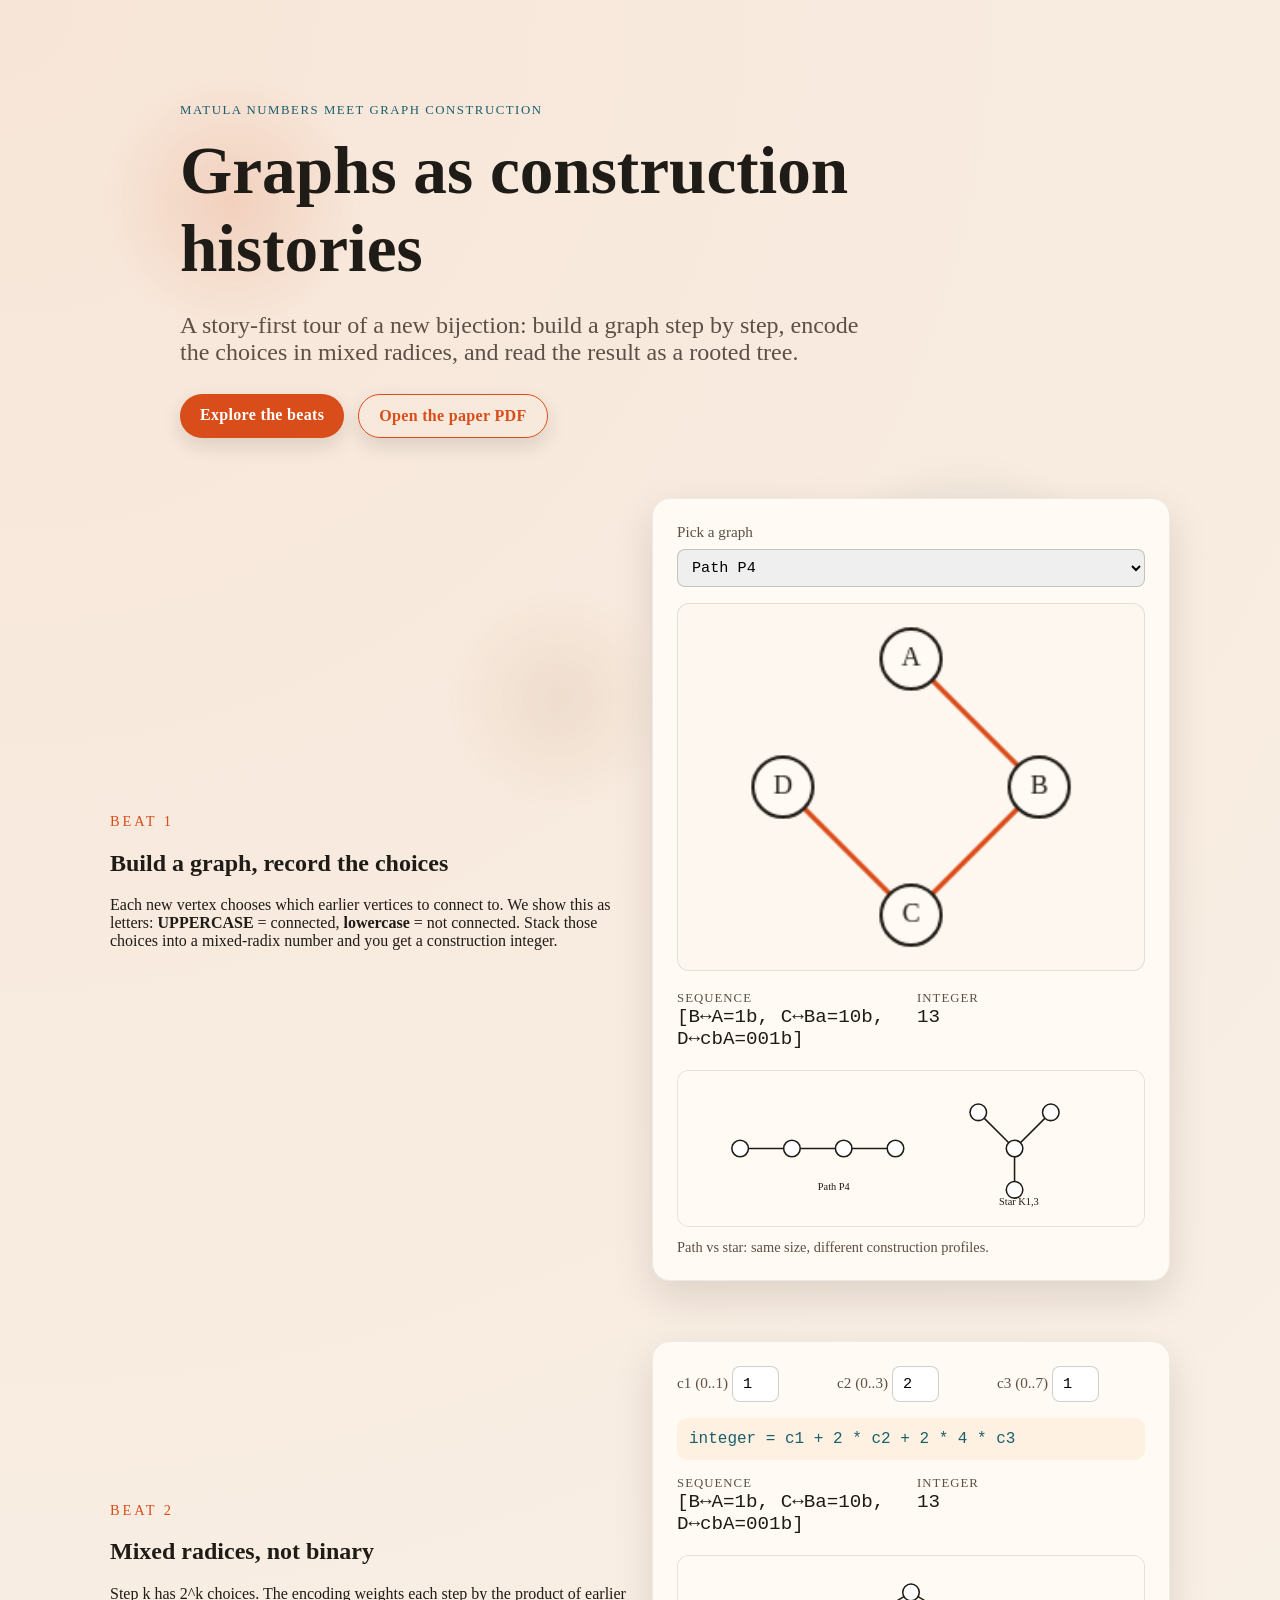
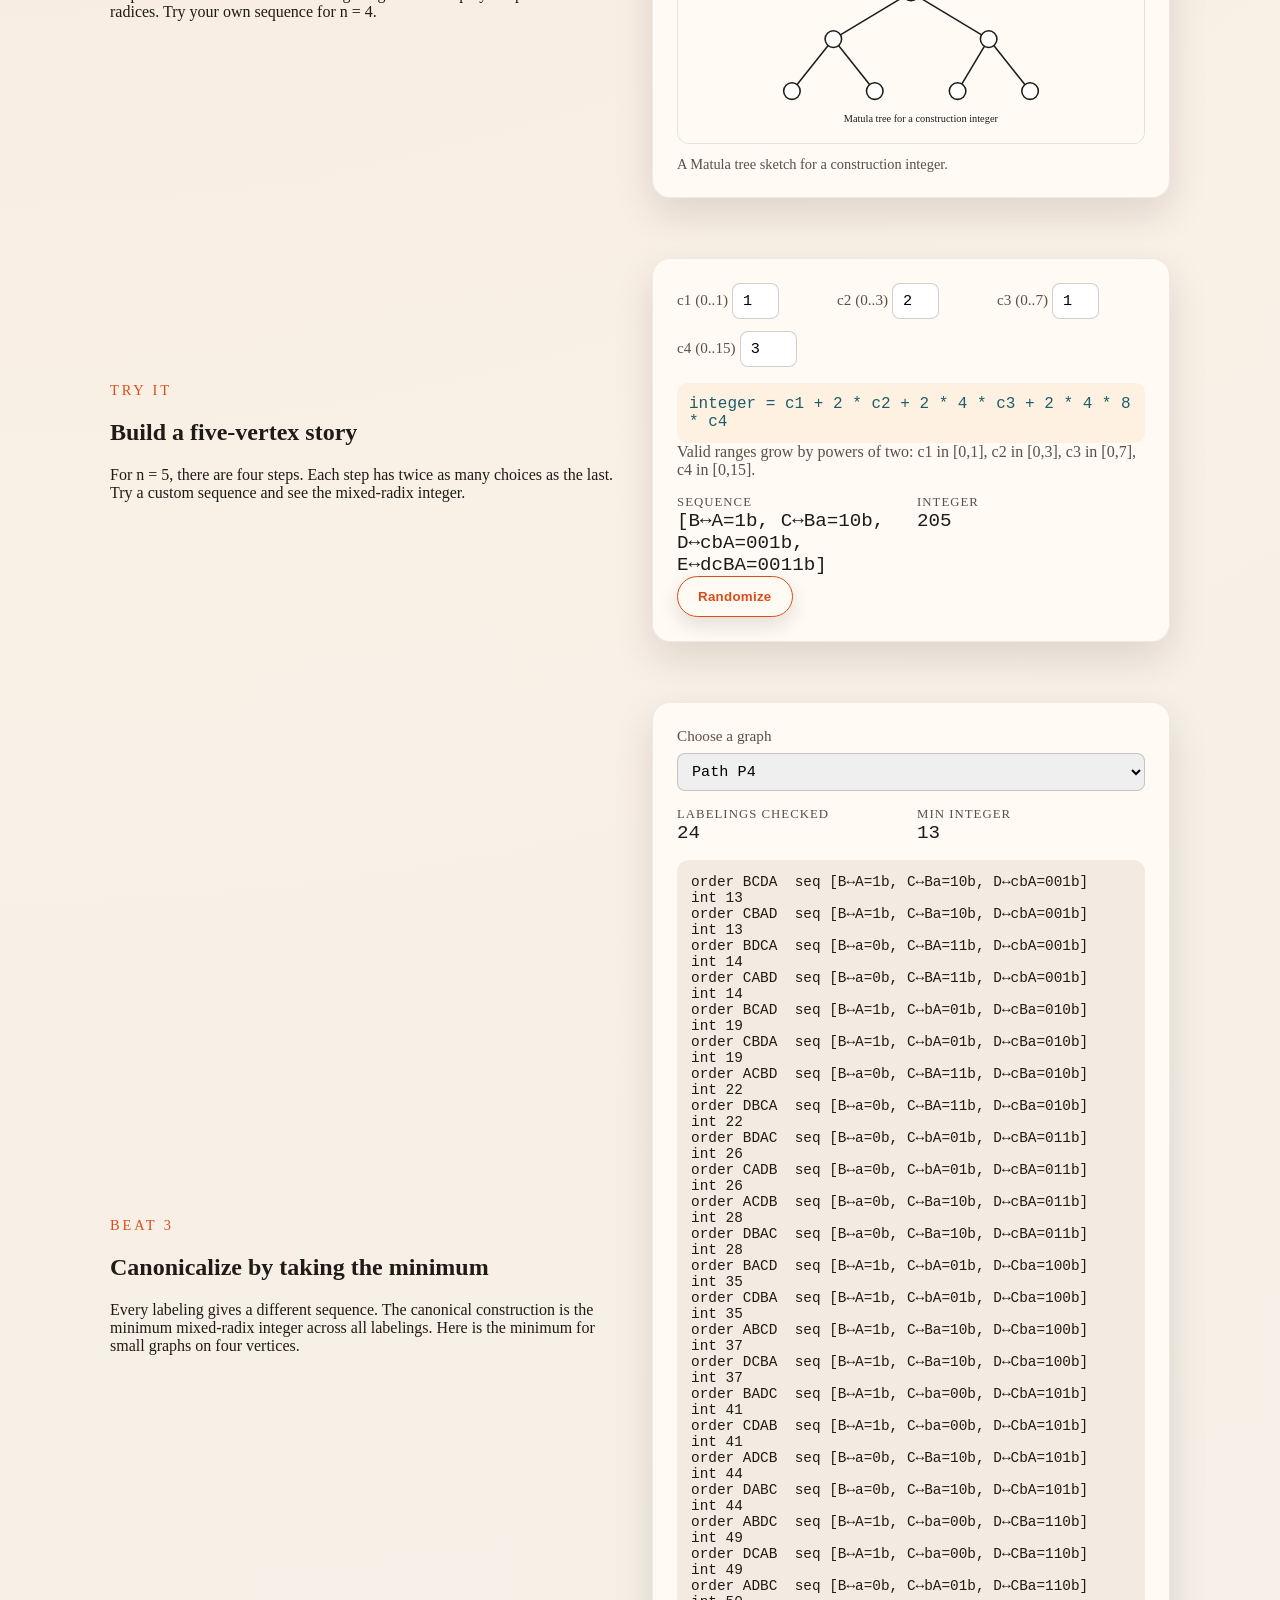
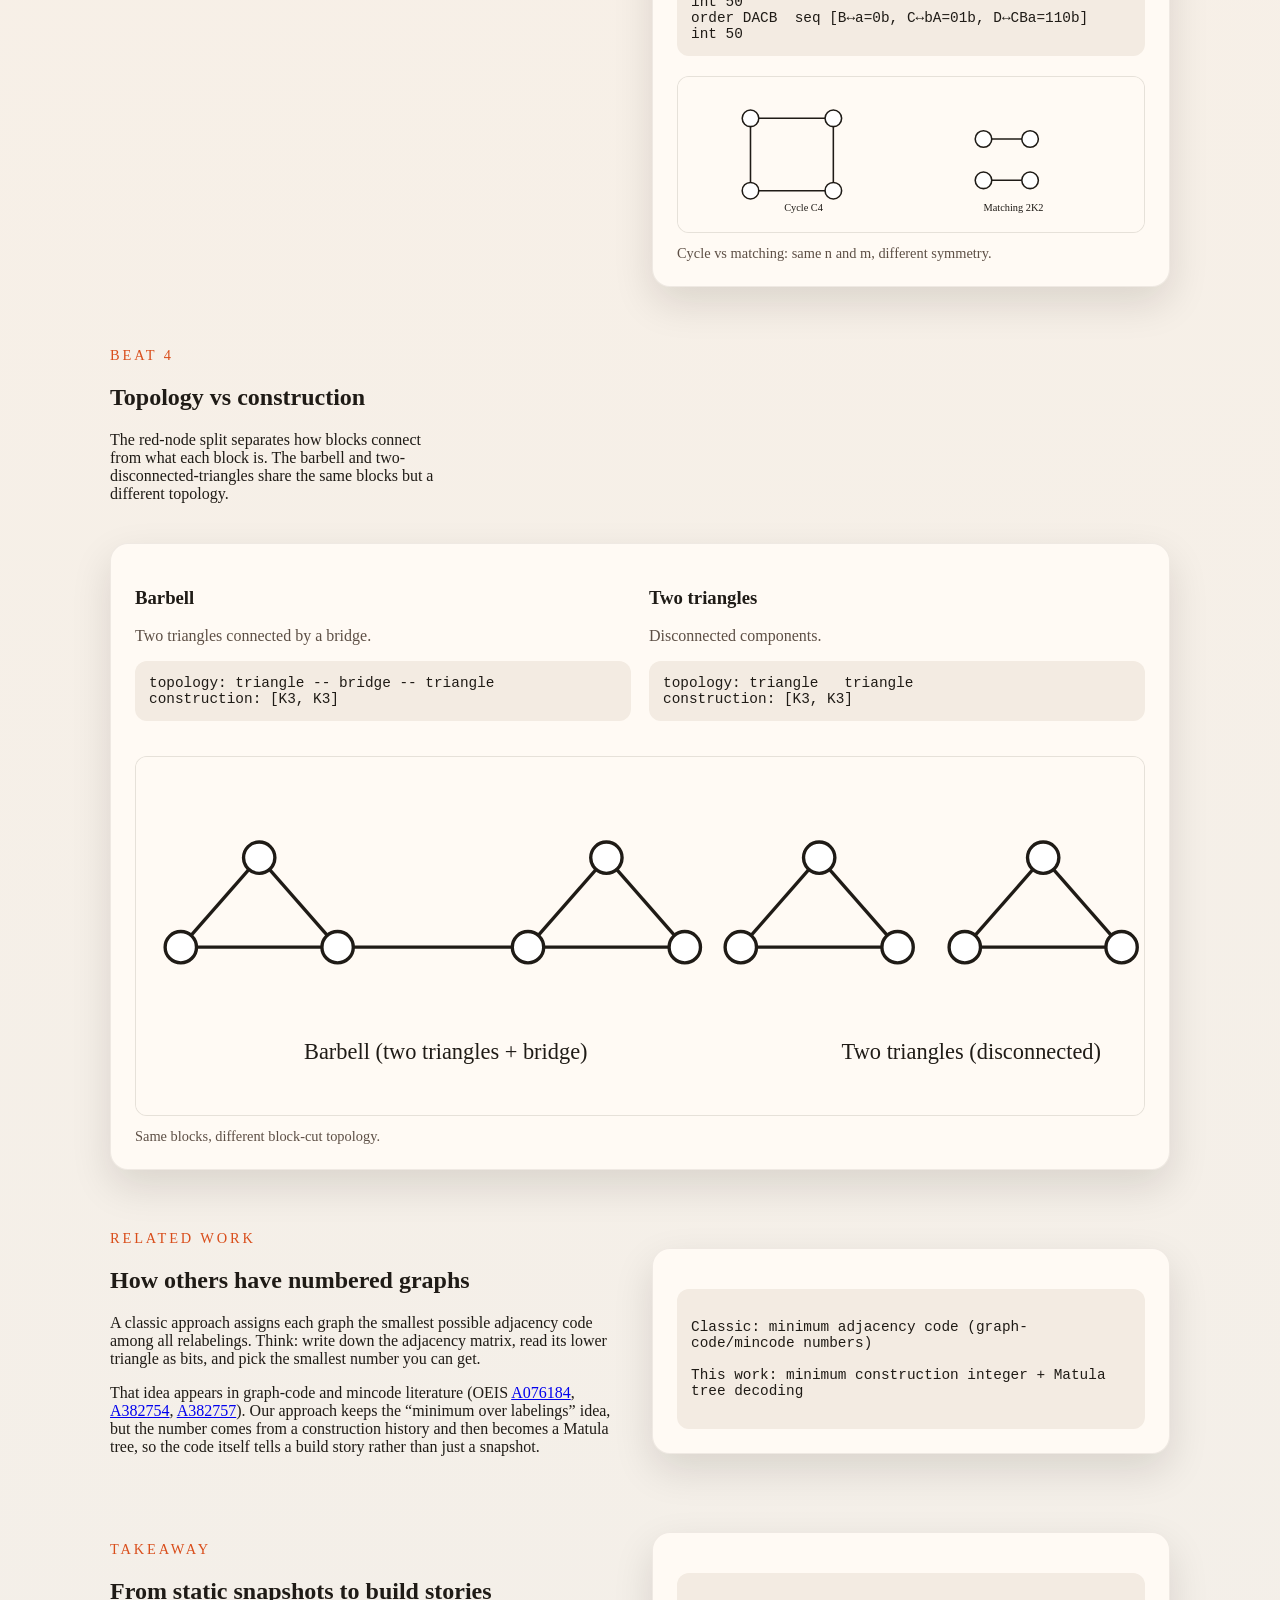
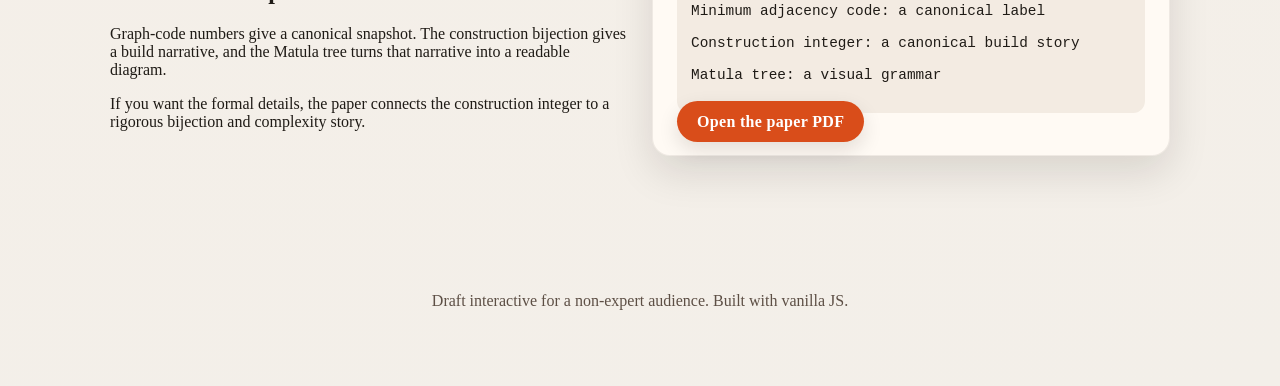
<file: interactive/index.html>
<!doctype html>
<html lang="en">
<head>
  <meta charset="utf-8" />
  <meta name="viewport" content="width=device-width, initial-scale=1" />
  <title>Graphs as Construction Histories</title>
  <link rel="stylesheet" href="styles.css" />
</head>
<body>
  <div class="ambient">
    <span class="orb orb-a"></span>
    <span class="orb orb-b"></span>
    <span class="orb orb-c"></span>
  </div>

  <header class="hero">
    <div class="hero-inner">
      <p class="eyebrow">Matula numbers meet graph construction</p>
      <h1>Graphs as construction histories</h1>
      <p class="lead">
        A story-first tour of a new bijection: build a graph step by step,
        encode the choices in mixed radices, and read the result as a rooted tree.
      </p>
      <div class="hero-actions">
        <a class="btn" href="#beat-1">Explore the beats</a>
        <a class="btn ghost" href="../paper/main.pdf">Open the paper PDF</a>
      </div>
    </div>
  </header>

  <main>
    <section id="beat-1" class="beat">
      <div class="beat-text">
        <p class="beat-tag">Beat 1</p>
        <h2>Build a graph, record the choices</h2>
        <p>
          Each new vertex chooses which earlier vertices to connect to. We show this
          as letters: <strong>UPPERCASE</strong> = connected, <strong>lowercase</strong> = not connected.
          Stack those choices into a mixed-radix number and you get a construction integer.
        </p>
      </div>
      <div class="beat-card">
        <div class="control-row">
          <label for="graphSelect">Pick a graph</label>
          <select id="graphSelect"></select>
        </div>
        <canvas id="graphCanvas" width="280" height="220"></canvas>
        <div class="stat-grid">
          <div>
            <span class="stat-label">Sequence</span>
            <span id="seqDisplay" class="stat-value"></span>
          </div>
          <div>
            <span class="stat-label">Integer</span>
            <span id="intDisplay" class="stat-value"></span>
          </div>
        </div>
        <figure class="figure">
          <img src="../figures/path-star.svg" alt="Path P4 versus star K1,3" />
          <figcaption>Path vs star: same size, different construction profiles.</figcaption>
        </figure>
      </div>
    </section>

    <section class="beat">
      <div class="beat-text">
        <p class="beat-tag">Beat 2</p>
        <h2>Mixed radices, not binary</h2>
        <p>
          Step k has 2^k choices. The encoding weights each step by the product
          of earlier radices. Try your own sequence for n = 4.
        </p>
      </div>
      <div class="beat-card">
        <div class="control-row split">
          <div>
            <label for="c1">c1 (0..1)</label>
            <input id="c1" type="number" min="0" max="1" value="1" />
          </div>
          <div>
            <label for="c2">c2 (0..3)</label>
            <input id="c2" type="number" min="0" max="3" value="2" />
          </div>
          <div>
            <label for="c3">c3 (0..7)</label>
            <input id="c3" type="number" min="0" max="7" value="1" />
          </div>
        </div>
        <div class="formula">
          integer = c1 + 2 * c2 + 2 * 4 * c3
        </div>
        <div class="stat-grid">
          <div>
            <span class="stat-label">Sequence</span>
            <span id="customSeq" class="stat-value"></span>
          </div>
          <div>
            <span class="stat-label">Integer</span>
            <span id="customInt" class="stat-value"></span>
          </div>
        </div>
        <figure class="figure">
          <img src="../figures/matula-tree.svg" alt="Matula tree sketch" />
          <figcaption>A Matula tree sketch for a construction integer.</figcaption>
        </figure>
      </div>
    </section>

    <section class="beat">
      <div class="beat-text">
        <p class="beat-tag">Try It</p>
        <h2>Build a five-vertex story</h2>
        <p>
          For n = 5, there are four steps. Each step has twice as many choices as
          the last. Try a custom sequence and see the mixed-radix integer.
        </p>
      </div>
      <div class="beat-card">
        <div class="control-row split">
          <div>
            <label for="d1">c1 (0..1)</label>
            <input id="d1" type="number" min="0" max="1" value="1" />
          </div>
          <div>
            <label for="d2">c2 (0..3)</label>
            <input id="d2" type="number" min="0" max="3" value="2" />
          </div>
          <div>
            <label for="d3">c3 (0..7)</label>
            <input id="d3" type="number" min="0" max="7" value="1" />
          </div>
          <div>
            <label for="d4">c4 (0..15)</label>
            <input id="d4" type="number" min="0" max="15" value="3" />
          </div>
        </div>
        <div class="formula">
          integer = c1 + 2 * c2 + 2 * 4 * c3 + 2 * 4 * 8 * c4
        </div>
        <p class="mini">
          Valid ranges grow by powers of two: c1 in [0,1], c2 in [0,3], c3 in [0,7], c4 in [0,15].
        </p>
        <div class="stat-grid">
          <div>
            <span class="stat-label">Sequence</span>
            <span id="customSeq5" class="stat-value"></span>
          </div>
          <div>
            <span class="stat-label">Integer</span>
            <span id="customInt5" class="stat-value"></span>
          </div>
        </div>
        <button class="btn ghost" id="randomize5" type="button">Randomize</button>
      </div>
    </section>

    <section class="beat">
      <div class="beat-text">
        <p class="beat-tag">Beat 3</p>
        <h2>Canonicalize by taking the minimum</h2>
        <p>
          Every labeling gives a different sequence. The canonical construction is
          the minimum mixed-radix integer across all labelings. Here is the minimum
          for small graphs on four vertices.
        </p>
      </div>
      <div class="beat-card">
        <div class="control-row">
          <label for="canonSelect">Choose a graph</label>
          <select id="canonSelect"></select>
        </div>
        <div class="stat-grid">
          <div>
            <span class="stat-label">Labelings checked</span>
            <span id="canonCount" class="stat-value"></span>
          </div>
          <div>
            <span class="stat-label">Min integer</span>
            <span id="canonMin" class="stat-value"></span>
          </div>
        </div>
        <div class="mono-panel" id="canonSeqs"></div>
        <figure class="figure">
          <img src="../figures/cycle-matching.svg" alt="Cycle C4 versus matching 2K2" />
          <figcaption>Cycle vs matching: same n and m, different symmetry.</figcaption>
        </figure>
      </div>
    </section>

    <section class="beat">
      <div class="beat-text">
        <p class="beat-tag">Beat 4</p>
        <h2>Topology vs construction</h2>
        <p>
          The red-node split separates how blocks connect from what each block is.
          The barbell and two-disconnected-triangles share the same blocks but a
          different topology.
        </p>
      </div>
      <div class="beat-card wide">
        <div class="split-panel">
          <div>
            <h3>Barbell</h3>
            <p class="mini">Two triangles connected by a bridge.</p>
            <pre class="mono-panel">topology: triangle -- bridge -- triangle
construction: [K3, K3]</pre>
          </div>
          <div>
            <h3>Two triangles</h3>
            <p class="mini">Disconnected components.</p>
            <pre class="mono-panel">topology: triangle   triangle
construction: [K3, K3]</pre>
          </div>
        </div>
        <figure class="figure">
          <img src="../figures/barbell-two-triangles.svg" alt="Barbell versus two disconnected triangles" />
          <figcaption>Same blocks, different block-cut topology.</figcaption>
        </figure>
      </div>
    </section>

    <section class="beat">
      <div class="beat-text">
        <p class="beat-tag">Related Work</p>
        <h2>How others have numbered graphs</h2>
        <p>
          A classic approach assigns each graph the smallest possible adjacency
          code among all relabelings. Think: write down the adjacency matrix, read
          its lower triangle as bits, and pick the smallest number you can get.
        </p>
        <p>
          That idea appears in graph-code and mincode literature (OEIS
          <a href="https://oeis.org/A076184">A076184</a>,
          <a href="https://oeis.org/A382754">A382754</a>,
          <a href="https://oeis.org/A382757">A382757</a>). Our approach
          keeps the “minimum over labelings” idea, but the number comes from a
          construction history and then becomes a Matula tree, so the code itself
          tells a build story rather than just a snapshot.
        </p>
      </div>
      <div class="beat-card">
        <div class="mono-panel">
Classic: minimum adjacency code (graph-code/mincode numbers)<br />
This work: minimum construction integer + Matula tree decoding
        </div>
      </div>
    </section>

    <section class="beat">
      <div class="beat-text">
        <p class="beat-tag">Takeaway</p>
        <h2>From static snapshots to build stories</h2>
        <p>
          Graph-code numbers give a canonical snapshot. The construction
          bijection gives a build narrative, and the Matula tree turns that
          narrative into a readable diagram.
        </p>
        <p>
          If you want the formal details, the paper connects the construction
          integer to a rigorous bijection and complexity story.
        </p>
      </div>
      <div class="beat-card">
        <div class="mono-panel">
Minimum adjacency code: a canonical label<br />
Construction integer: a canonical build story<br />
Matula tree: a visual grammar
        </div>
        <a class="btn" href="../paper/main.pdf">Open the paper PDF</a>
      </div>
    </section>
  </main>

  <footer class="footer">
    <p>Draft interactive for a non-expert audience. Built with vanilla JS.</p>
  </footer>

  <script src="app.js"></script>
</body>
</html>
</file>
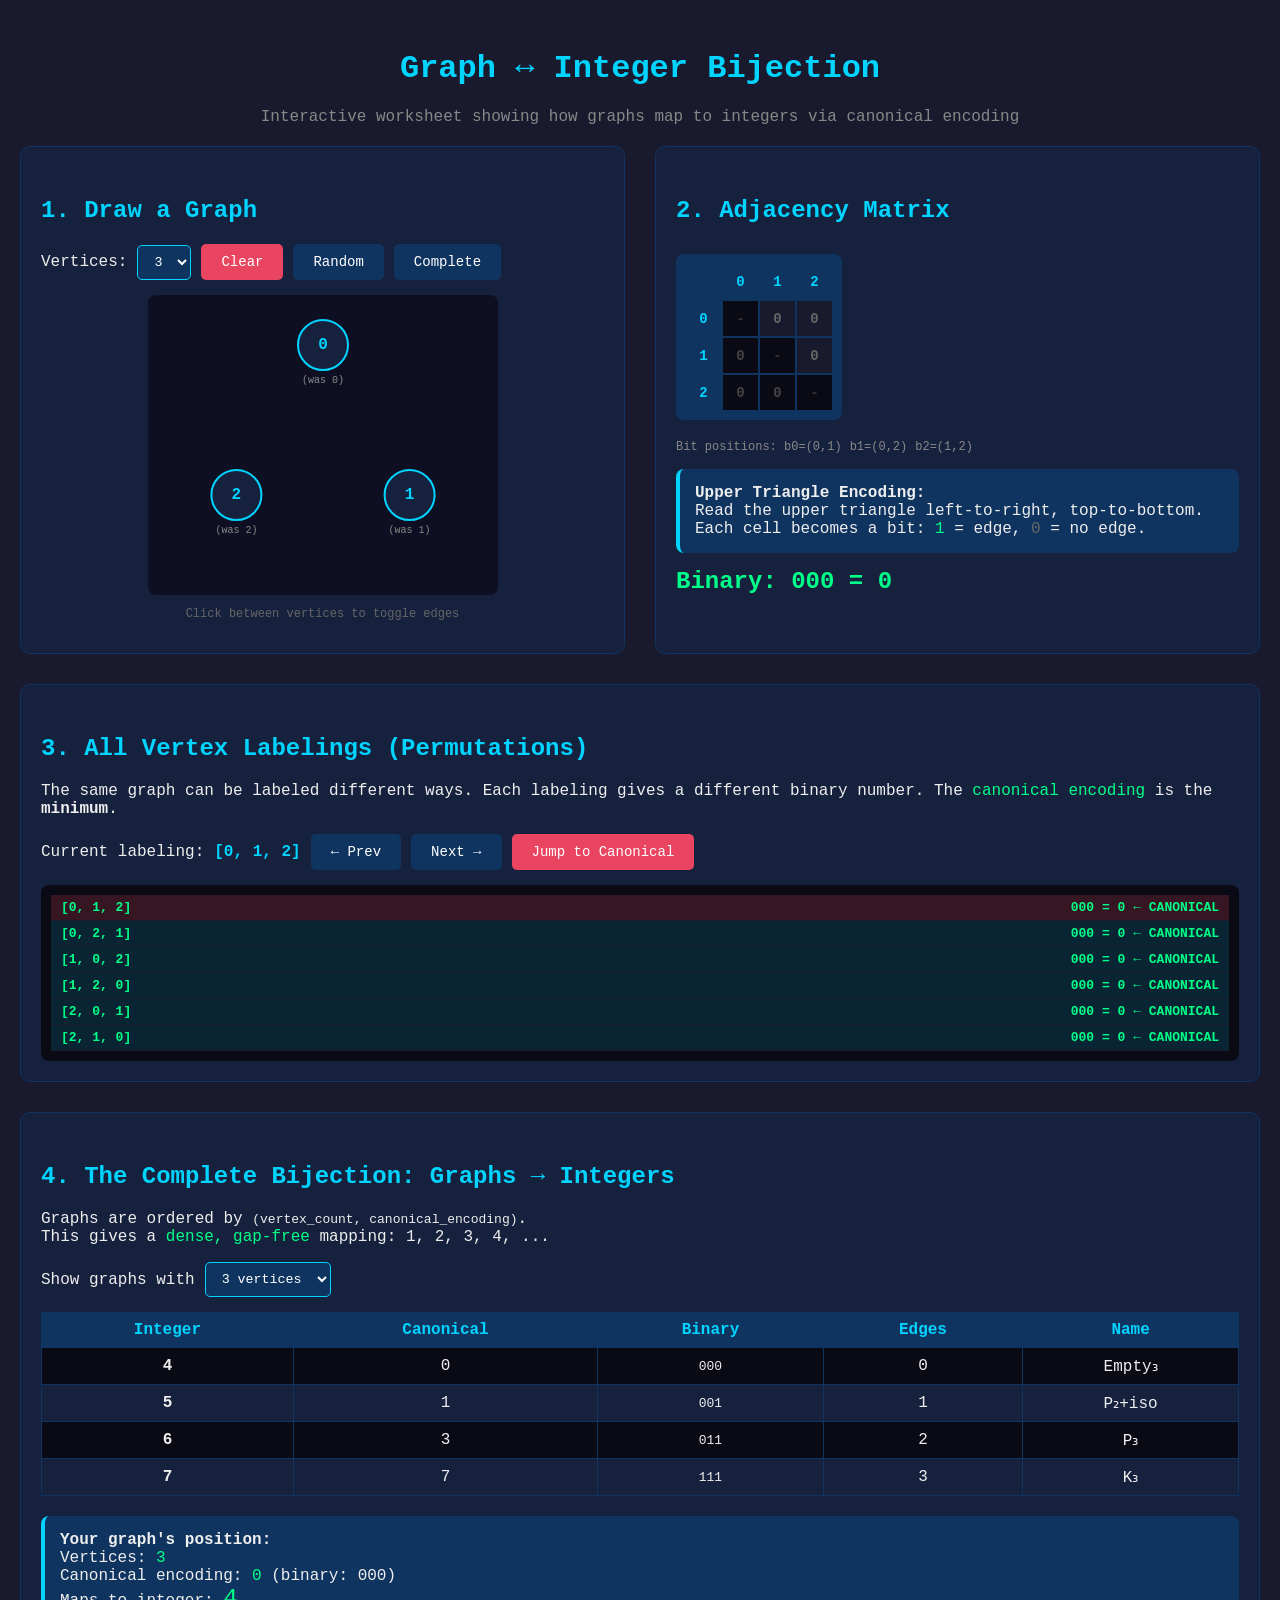
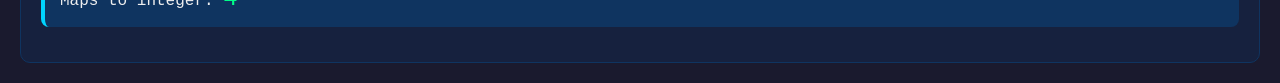
<file: 21-worksheet-graph-integer-bijection.html>
<!DOCTYPE html>
<html lang="en">
<head>
    <meta charset="UTF-8">
    <meta name="viewport" content="width=device-width, initial-scale=1.0">
    <title>Graph ↔ Integer Bijection Worksheet</title>
    <style>
        * { box-sizing: border-box; }
        body {
            font-family: 'Courier New', monospace;
            background: #1a1a2e;
            color: #eee;
            padding: 20px;
            max-width: 1400px;
            margin: 0 auto;
        }
        h1, h2, h3 { color: #00d4ff; margin-top: 30px; }
        h1 { text-align: center; }

        .container {
            display: grid;
            grid-template-columns: 1fr 1fr;
            gap: 30px;
            margin-top: 20px;
        }

        .panel {
            background: #16213e;
            border-radius: 10px;
            padding: 20px;
            border: 1px solid #0f3460;
        }

        .full-width { grid-column: 1 / -1; }

        canvas {
            background: #0f0f23;
            border-radius: 8px;
            display: block;
            margin: 10px auto;
        }

        .controls {
            display: flex;
            gap: 10px;
            flex-wrap: wrap;
            margin: 15px 0;
            align-items: center;
        }

        button {
            background: #e94560;
            color: white;
            border: none;
            padding: 10px 20px;
            border-radius: 5px;
            cursor: pointer;
            font-family: inherit;
            font-size: 14px;
        }
        button:hover { background: #ff6b6b; }
        button.secondary {
            background: #0f3460;
        }
        button.secondary:hover { background: #1a4a7a; }

        select, input {
            background: #0f3460;
            color: white;
            border: 1px solid #00d4ff;
            padding: 8px 12px;
            border-radius: 5px;
            font-family: inherit;
        }

        .matrix-grid {
            display: inline-grid;
            gap: 2px;
            background: #0f3460;
            padding: 10px;
            border-radius: 8px;
            margin: 10px 0;
        }

        .matrix-cell {
            width: 35px;
            height: 35px;
            display: flex;
            align-items: center;
            justify-content: center;
            font-size: 14px;
            font-weight: bold;
        }

        .matrix-cell.header { color: #00d4ff; background: transparent; }
        .matrix-cell.edge { background: #e94560; color: white; cursor: pointer; }
        .matrix-cell.no-edge { background: #1a1a2e; color: #666; cursor: pointer; }
        .matrix-cell.diagonal { background: #0a0a15; color: #333; }
        .matrix-cell.lower { background: #0a0a15; color: #444; }

        .binary-display {
            font-size: 24px;
            color: #00ff88;
            margin: 15px 0;
            font-weight: bold;
        }

        .permutation-list {
            max-height: 300px;
            overflow-y: auto;
            background: #0a0a15;
            border-radius: 8px;
            padding: 10px;
        }

        .perm-item {
            display: flex;
            justify-content: space-between;
            padding: 5px 10px;
            border-bottom: 1px solid #1a1a2e;
            font-size: 13px;
        }
        .perm-item.canonical {
            background: #00d4ff22;
            color: #00ff88;
            font-weight: bold;
        }

        .explanation {
            background: #0f3460;
            padding: 15px;
            border-radius: 8px;
            margin: 15px 0;
            border-left: 4px solid #00d4ff;
        }

        .bijection-table {
            width: 100%;
            border-collapse: collapse;
            margin: 15px 0;
        }
        .bijection-table th, .bijection-table td {
            padding: 8px 12px;
            text-align: center;
            border: 1px solid #0f3460;
        }
        .bijection-table th {
            background: #0f3460;
            color: #00d4ff;
        }
        .bijection-table tr:nth-child(even) { background: #0a0a15; }
        .bijection-table tr:hover { background: #1a3a5e; }

        .highlight { color: #00ff88; }
        .dim { color: #666; }

        #graphCanvas { cursor: crosshair; }
    </style>
</head>
<body>
    <h1>Graph ↔ Integer Bijection</h1>
    <p style="text-align: center; color: #888;">
        Interactive worksheet showing how graphs map to integers via canonical encoding
    </p>

    <div class="container">
        <!-- Left Panel: Graph Editor -->
        <div class="panel">
            <h2>1. Draw a Graph</h2>
            <div class="controls">
                <label>Vertices: </label>
                <select id="vertexCount" onchange="resetGraph()">
                    <option value="2">2</option>
                    <option value="3" selected>3</option>
                    <option value="4">4</option>
                    <option value="5">5</option>
                </select>
                <button onclick="resetGraph()">Clear</button>
                <button class="secondary" onclick="randomGraph()">Random</button>
                <button class="secondary" onclick="completeGraph()">Complete</button>
            </div>
            <canvas id="graphCanvas" width="350" height="300"></canvas>
            <p class="dim" style="text-align: center; font-size: 12px;">
                Click between vertices to toggle edges
            </p>
        </div>

        <!-- Right Panel: Adjacency Matrix -->
        <div class="panel">
            <h2>2. Adjacency Matrix</h2>
            <div id="matrixContainer"></div>
            <div class="explanation">
                <strong>Upper Triangle Encoding:</strong><br>
                Read the upper triangle left-to-right, top-to-bottom.<br>
                Each cell becomes a bit: <span class="highlight">1</span> = edge, <span class="dim">0</span> = no edge.
            </div>
            <div class="binary-display">
                Binary: <span id="binaryDisplay">000</span> = <span id="decimalDisplay">0</span>
            </div>
        </div>

        <!-- Full Width: Permutations -->
        <div class="panel full-width">
            <h2>3. All Vertex Labelings (Permutations)</h2>
            <p>
                The same graph can be labeled different ways. Each labeling gives a different binary number.
                The <span class="highlight">canonical encoding</span> is the <strong>minimum</strong>.
            </p>
            <div class="controls">
                <span>Current labeling: </span>
                <span id="currentPerm" style="color: #00d4ff; font-weight: bold;">[0, 1, 2]</span>
                <button class="secondary" onclick="prevPerm()">← Prev</button>
                <button class="secondary" onclick="nextPerm()">Next →</button>
                <button onclick="showCanonical()">Jump to Canonical</button>
            </div>
            <div class="permutation-list" id="permList"></div>
        </div>

        <!-- Full Width: The Bijection -->
        <div class="panel full-width">
            <h2>4. The Complete Bijection: Graphs → Integers</h2>
            <p>
                Graphs are ordered by <code>(vertex_count, canonical_encoding)</code>.<br>
                This gives a <span class="highlight">dense, gap-free</span> mapping: 1, 2, 3, 4, ...
            </p>
            <div class="controls">
                <label>Show graphs with </label>
                <select id="showN" onchange="updateBijectionTable()">
                    <option value="2">2 vertices</option>
                    <option value="3" selected>3 vertices</option>
                    <option value="4">4 vertices</option>
                </select>
            </div>
            <table class="bijection-table" id="bijectionTable"></table>

            <div class="explanation" style="margin-top: 20px;">
                <strong>Your graph's position:</strong><br>
                <span id="yourGraphInfo">Draw a graph above to see its integer!</span>
            </div>
        </div>
    </div>

    <script>
        // Graph state
        let n = 3;
        let edges = new Set();  // Set of "i,j" strings where i < j
        let currentPermIndex = 0;
        let allPerms = [];
        let allEncodings = [];

        // Canvas setup
        const canvas = document.getElementById('graphCanvas');
        const ctx = canvas.getContext('2d');

        // Vertex positions (arranged in circle)
        function getVertexPositions(n) {
            const cx = canvas.width / 2;
            const cy = canvas.height / 2;
            const r = Math.min(cx, cy) - 50;
            const positions = [];
            for (let i = 0; i < n; i++) {
                const angle = -Math.PI/2 + (2 * Math.PI * i / n);
                positions.push({
                    x: cx + r * Math.cos(angle),
                    y: cy + r * Math.sin(angle)
                });
            }
            return positions;
        }

        // Edge key helper
        function edgeKey(i, j) {
            return Math.min(i,j) + ',' + Math.max(i,j);
        }

        function hasEdge(i, j) {
            return edges.has(edgeKey(i, j));
        }

        function toggleEdge(i, j) {
            const key = edgeKey(i, j);
            if (edges.has(key)) {
                edges.delete(key);
            } else {
                edges.add(key);
            }
        }

        // Generate all permutations
        function permutations(arr) {
            if (arr.length <= 1) return [arr];
            const result = [];
            for (let i = 0; i < arr.length; i++) {
                const rest = [...arr.slice(0, i), ...arr.slice(i + 1)];
                for (const perm of permutations(rest)) {
                    result.push([arr[i], ...perm]);
                }
            }
            return result;
        }

        // Compute encoding for a given permutation
        function computeEncoding(perm) {
            let bits = 0;
            let pos = 0;
            for (let i = 0; i < n; i++) {
                for (let j = i + 1; j < n; j++) {
                    // In the permuted labeling, check if edge exists
                    const origI = perm[i];
                    const origJ = perm[j];
                    if (hasEdge(origI, origJ)) {
                        bits |= (1 << pos);
                    }
                    pos++;
                }
            }
            return bits;
        }

        // Get edge positions for display
        function getEdgePositions(n) {
            const positions = [];
            for (let i = 0; i < n; i++) {
                for (let j = i + 1; j < n; j++) {
                    positions.push([i, j]);
                }
            }
            return positions;
        }

        // Draw the graph
        function drawGraph() {
            ctx.clearRect(0, 0, canvas.width, canvas.height);
            const positions = getVertexPositions(n);
            const perm = allPerms[currentPermIndex] || [...Array(n).keys()];

            // Draw edges
            ctx.strokeStyle = '#e94560';
            ctx.lineWidth = 3;
            for (let i = 0; i < n; i++) {
                for (let j = i + 1; j < n; j++) {
                    const origI = perm[i];
                    const origJ = perm[j];
                    if (hasEdge(origI, origJ)) {
                        ctx.beginPath();
                        ctx.moveTo(positions[i].x, positions[i].y);
                        ctx.lineTo(positions[j].x, positions[j].y);
                        ctx.stroke();
                    }
                }
            }

            // Draw vertices
            for (let i = 0; i < n; i++) {
                const pos = positions[i];
                const origLabel = perm[i];

                // Circle
                ctx.beginPath();
                ctx.arc(pos.x, pos.y, 25, 0, 2 * Math.PI);
                ctx.fillStyle = '#16213e';
                ctx.fill();
                ctx.strokeStyle = '#00d4ff';
                ctx.lineWidth = 2;
                ctx.stroke();

                // Label (show both permuted position and original)
                ctx.fillStyle = '#00d4ff';
                ctx.font = 'bold 16px Courier New';
                ctx.textAlign = 'center';
                ctx.textBaseline = 'middle';
                ctx.fillText(i.toString(), pos.x, pos.y);

                // Original label below
                ctx.fillStyle = '#888';
                ctx.font = '10px Courier New';
                ctx.fillText('(was ' + origLabel + ')', pos.x, pos.y + 35);
            }
        }

        // Update matrix display
        function updateMatrix() {
            const container = document.getElementById('matrixContainer');
            const perm = allPerms[currentPermIndex] || [...Array(n).keys()];
            const edgePos = getEdgePositions(n);

            let html = '<div class="matrix-grid" style="grid-template-columns: repeat(' + (n+1) + ', 35px);">';

            // Header row
            html += '<div class="matrix-cell header"></div>';
            for (let j = 0; j < n; j++) {
                html += '<div class="matrix-cell header">' + j + '</div>';
            }

            // Matrix rows
            for (let i = 0; i < n; i++) {
                html += '<div class="matrix-cell header">' + i + '</div>';
                for (let j = 0; j < n; j++) {
                    if (i === j) {
                        html += '<div class="matrix-cell diagonal">-</div>';
                    } else if (i > j) {
                        // Lower triangle (mirror)
                        const origI = perm[i];
                        const origJ = perm[j];
                        const hasE = hasEdge(origI, origJ);
                        html += '<div class="matrix-cell lower">' + (hasE ? '1' : '0') + '</div>';
                    } else {
                        // Upper triangle (clickable)
                        const origI = perm[i];
                        const origJ = perm[j];
                        const hasE = hasEdge(origI, origJ);
                        const posIndex = edgePos.findIndex(p => p[0] === i && p[1] === j);
                        html += '<div class="matrix-cell ' + (hasE ? 'edge' : 'no-edge') + '" ';
                        html += 'title="Position ' + posIndex + ': edge (' + i + ',' + j + ')" ';
                        html += 'onclick="toggleEdgeFromMatrix(' + origI + ',' + origJ + ')">';
                        html += hasE ? '1' : '0';
                        html += '</div>';
                    }
                }
            }
            html += '</div>';

            // Show bit positions
            html += '<div style="margin-top: 10px; font-size: 12px; color: #888;">';
            html += 'Bit positions: ';
            for (let i = 0; i < edgePos.length; i++) {
                html += '<span style="margin-right: 8px;">b' + i + '=(' + edgePos[i][0] + ',' + edgePos[i][1] + ')</span>';
            }
            html += '</div>';

            container.innerHTML = html;

            // Update binary display
            const encoding = computeEncoding(perm);
            const numBits = n * (n - 1) / 2;
            const binaryStr = encoding.toString(2).padStart(numBits, '0');
            document.getElementById('binaryDisplay').textContent = binaryStr;
            document.getElementById('decimalDisplay').textContent = encoding;
        }

        function toggleEdgeFromMatrix(i, j) {
            toggleEdge(i, j);
            updateAll();
        }

        // Update permutation list
        function updatePermList() {
            const identity = [...Array(n).keys()];
            allPerms = permutations(identity);
            allEncodings = allPerms.map(p => computeEncoding(p));

            const minEncoding = Math.min(...allEncodings);

            const container = document.getElementById('permList');
            let html = '';

            for (let i = 0; i < allPerms.length; i++) {
                const perm = allPerms[i];
                const enc = allEncodings[i];
                const isCanonical = enc === minEncoding;
                const isCurrent = i === currentPermIndex;

                const numBits = n * (n - 1) / 2;
                const binaryStr = enc.toString(2).padStart(numBits, '0');

                html += '<div class="perm-item ' + (isCanonical ? 'canonical' : '') + '" ';
                html += 'style="' + (isCurrent ? 'background: #e9456033;' : '') + '" ';
                html += 'onclick="setPermIndex(' + i + ')">';
                html += '<span>[' + perm.join(', ') + ']</span>';
                html += '<span>' + binaryStr + ' = ' + enc + (isCanonical ? ' ← CANONICAL' : '') + '</span>';
                html += '</div>';
            }

            container.innerHTML = html;
            document.getElementById('currentPerm').textContent = '[' + allPerms[currentPermIndex].join(', ') + ']';
        }

        function setPermIndex(i) {
            currentPermIndex = i;
            updateAll();
        }

        function nextPerm() {
            currentPermIndex = (currentPermIndex + 1) % allPerms.length;
            updateAll();
        }

        function prevPerm() {
            currentPermIndex = (currentPermIndex - 1 + allPerms.length) % allPerms.length;
            updateAll();
        }

        function showCanonical() {
            const minEnc = Math.min(...allEncodings);
            currentPermIndex = allEncodings.indexOf(minEnc);
            updateAll();
        }

        // Bijection table data
        const GRAPH_DATA = {
            2: [
                { canonical: 0, edges: 0, name: 'Empty₂', drawing: '○  ○' },
                { canonical: 1, edges: 1, name: 'K₂', drawing: '○──○' }
            ],
            3: [
                { canonical: 0, edges: 0, name: 'Empty₃', drawing: '○ ○ ○' },
                { canonical: 1, edges: 1, name: 'P₂+iso', drawing: '○──○  ○' },
                { canonical: 3, edges: 2, name: 'P₃', drawing: '○──○──○' },
                { canonical: 7, edges: 3, name: 'K₃', drawing: '△' }
            ],
            4: [
                { canonical: 0, edges: 0, name: 'Empty₄', drawing: '○○○○' },
                { canonical: 1, edges: 1, name: 'K₂+2iso', drawing: '○─○ ○ ○' },
                { canonical: 3, edges: 2, name: 'P₃+iso', drawing: '○─○─○ ○' },
                { canonical: 7, edges: 3, name: 'K₁,₃', drawing: 'star' },
                { canonical: 11, edges: 3, name: 'P₄', drawing: '○─○─○─○' },
                { canonical: 12, edges: 2, name: '2K₂', drawing: '○─○ ○─○' },
                { canonical: 13, edges: 3, name: 'K₃+iso', drawing: '△ + ○' },
                { canonical: 15, edges: 4, name: 'diamond', drawing: '◇' },
                { canonical: 30, edges: 4, name: 'C₄', drawing: '□' },
                { canonical: 31, edges: 5, name: 'K₄-e', drawing: 'K₄ minus edge' },
                { canonical: 63, edges: 6, name: 'K₄', drawing: 'complete' }
            ]
        };

        const CUMULATIVE = { 1: 0, 2: 1, 3: 3, 4: 7 };

        function updateBijectionTable() {
            const showN = parseInt(document.getElementById('showN').value);
            const data = GRAPH_DATA[showN];
            const offset = CUMULATIVE[showN];

            let html = '<tr><th>Integer</th><th>Canonical</th><th>Binary</th><th>Edges</th><th>Name</th></tr>';

            const numBits = showN * (showN - 1) / 2;

            for (let i = 0; i < data.length; i++) {
                const g = data[i];
                const integer = offset + i + 1;
                const binaryStr = g.canonical.toString(2).padStart(numBits, '0');
                html += '<tr>';
                html += '<td><strong>' + integer + '</strong></td>';
                html += '<td>' + g.canonical + '</td>';
                html += '<td style="font-family: monospace;">' + binaryStr + '</td>';
                html += '<td>' + g.edges + '</td>';
                html += '<td>' + g.name + '</td>';
                html += '</tr>';
            }

            document.getElementById('bijectionTable').innerHTML = html;
        }

        function updateYourGraphInfo() {
            const canonical = Math.min(...allEncodings);
            const numBits = n * (n - 1) / 2;
            const binaryStr = canonical.toString(2).padStart(numBits, '0');

            // Find position in bijection
            const data = GRAPH_DATA[n];
            const offset = CUMULATIVE[n];
            let position = null;
            for (let i = 0; i < data.length; i++) {
                if (data[i].canonical === canonical) {
                    position = offset + i + 1;
                    break;
                }
            }

            let info = 'Vertices: <span class="highlight">' + n + '</span><br>';
            info += 'Canonical encoding: <span class="highlight">' + canonical + '</span> (binary: ' + binaryStr + ')<br>';
            if (position !== null) {
                info += 'Maps to integer: <span class="highlight" style="font-size: 24px;">' + position + '</span>';
            }

            document.getElementById('yourGraphInfo').innerHTML = info;
        }

        // Graph interaction
        canvas.addEventListener('click', function(e) {
            const rect = canvas.getBoundingClientRect();
            const x = e.clientX - rect.left;
            const y = e.clientY - rect.top;
            const positions = getVertexPositions(n);

            // Find closest edge midpoint
            let bestDist = Infinity;
            let bestEdge = null;

            for (let i = 0; i < n; i++) {
                for (let j = i + 1; j < n; j++) {
                    const mx = (positions[i].x + positions[j].x) / 2;
                    const my = (positions[i].y + positions[j].y) / 2;
                    const dist = Math.sqrt((x - mx) ** 2 + (y - my) ** 2);
                    if (dist < bestDist && dist < 40) {
                        bestDist = dist;
                        // Map back through current permutation
                        const perm = allPerms[currentPermIndex] || [...Array(n).keys()];
                        bestEdge = [perm[i], perm[j]];
                    }
                }
            }

            if (bestEdge) {
                toggleEdge(bestEdge[0], bestEdge[1]);
                updateAll();
            }
        });

        function resetGraph() {
            n = parseInt(document.getElementById('vertexCount').value);
            edges = new Set();
            currentPermIndex = 0;
            updateAll();
        }

        function randomGraph() {
            edges = new Set();
            for (let i = 0; i < n; i++) {
                for (let j = i + 1; j < n; j++) {
                    if (Math.random() < 0.4) {
                        edges.add(edgeKey(i, j));
                    }
                }
            }
            currentPermIndex = 0;
            updateAll();
        }

        function completeGraph() {
            edges = new Set();
            for (let i = 0; i < n; i++) {
                for (let j = i + 1; j < n; j++) {
                    edges.add(edgeKey(i, j));
                }
            }
            currentPermIndex = 0;
            updateAll();
        }

        function updateAll() {
            updatePermList();
            drawGraph();
            updateMatrix();
            updateBijectionTable();
            updateYourGraphInfo();
        }

        // Initialize
        updateAll();
    </script>
</body>
</html>
</file>
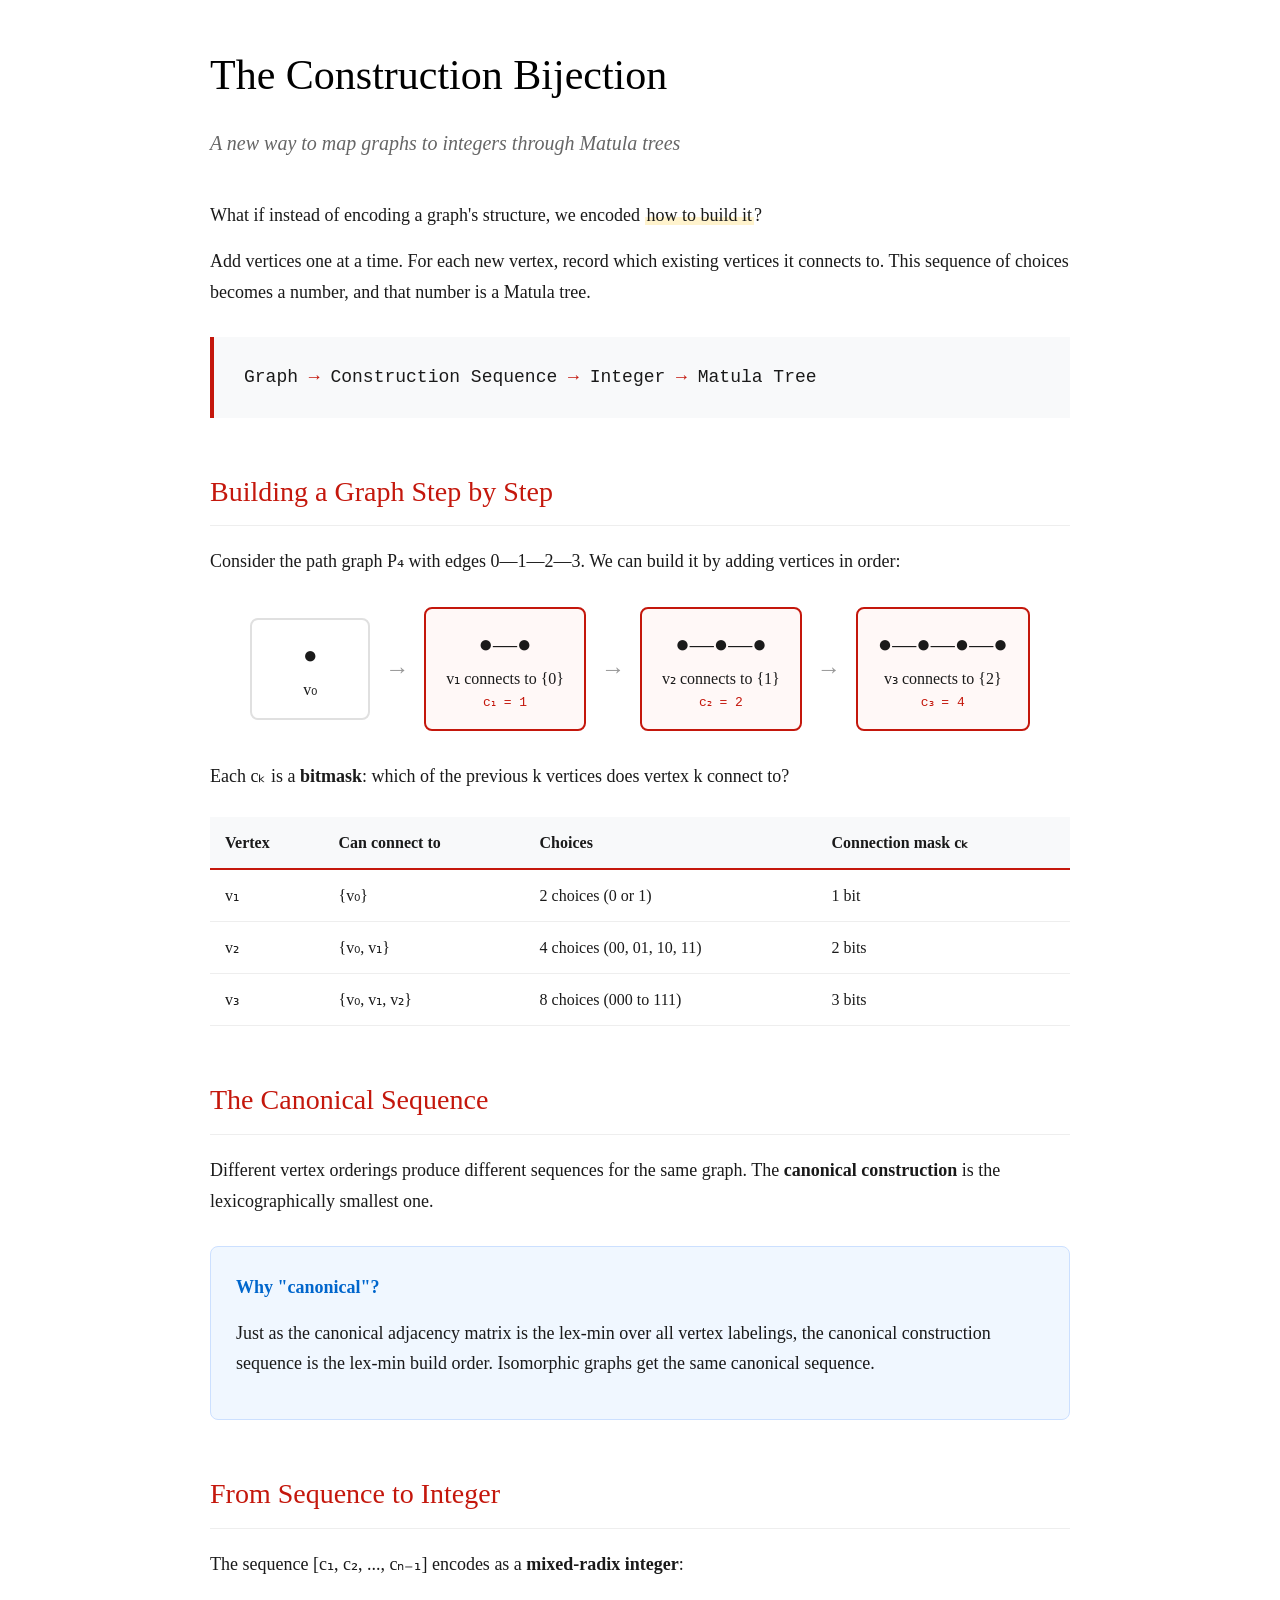
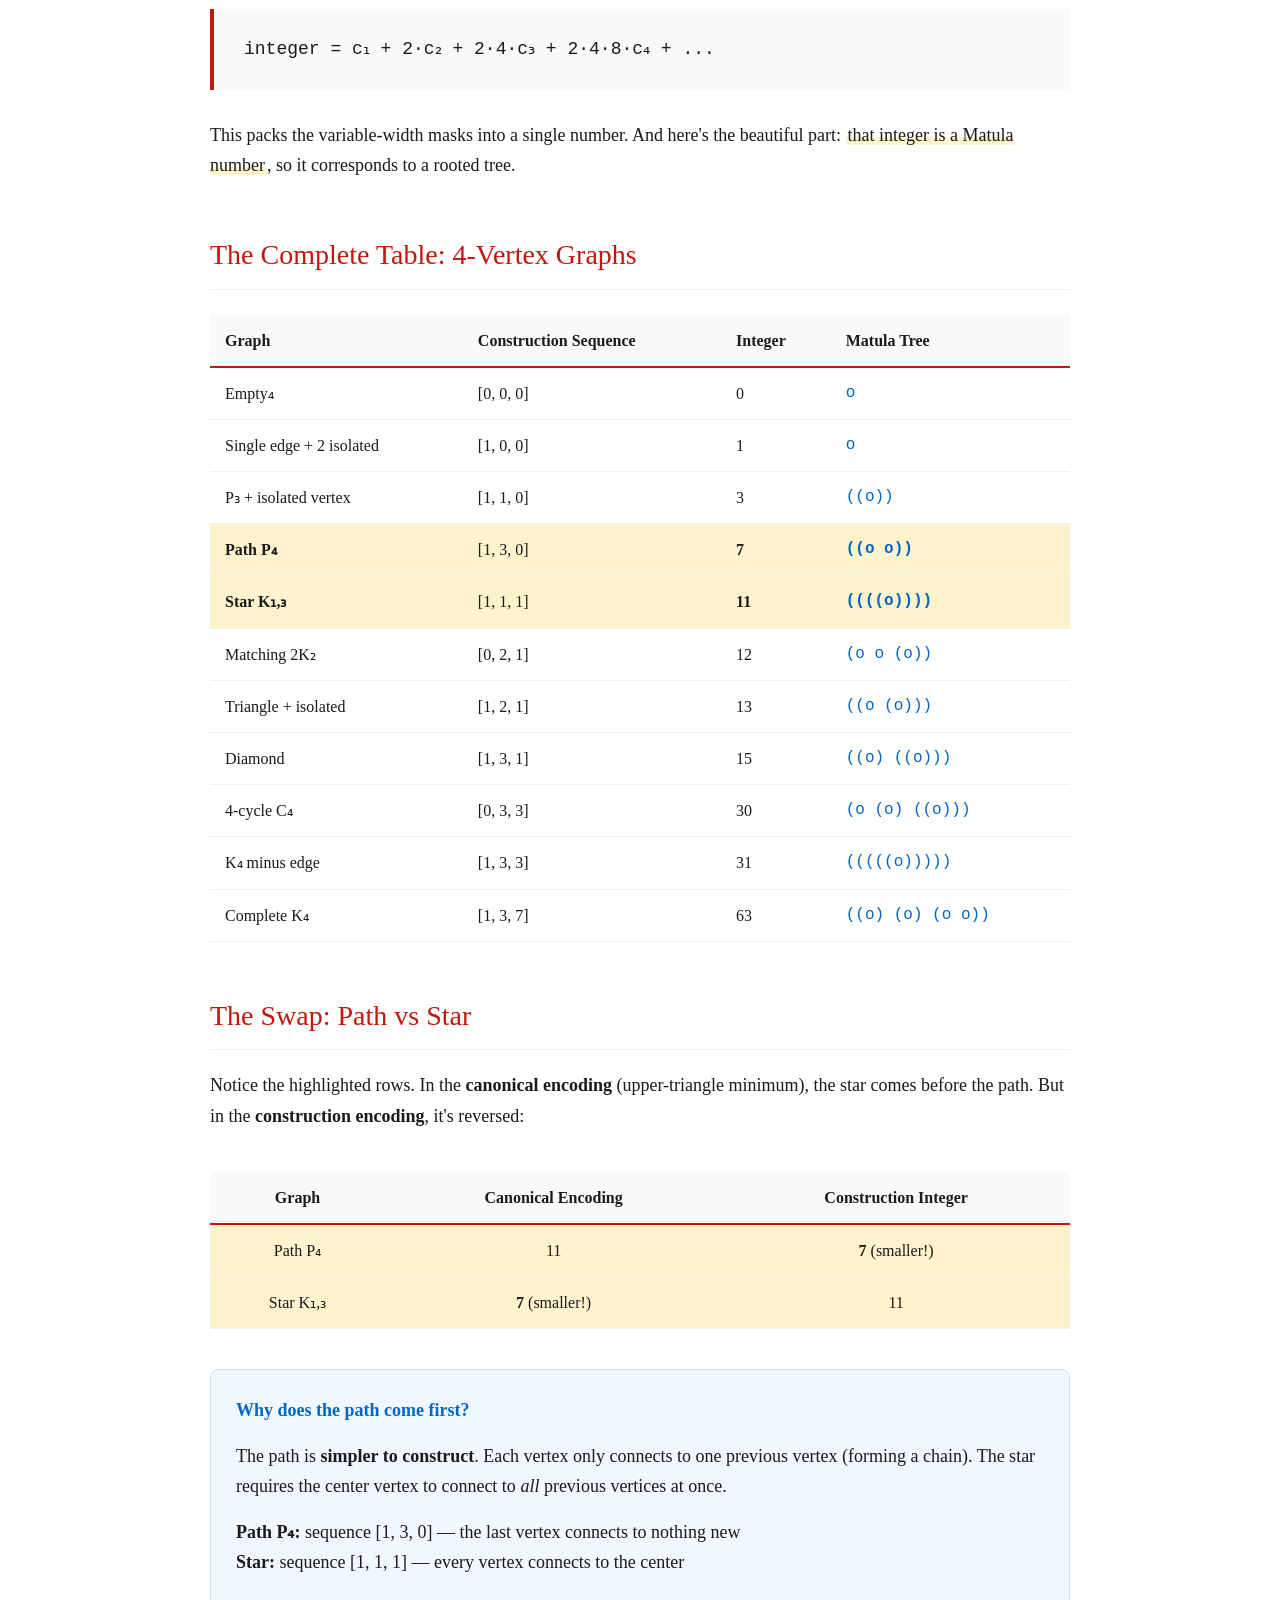
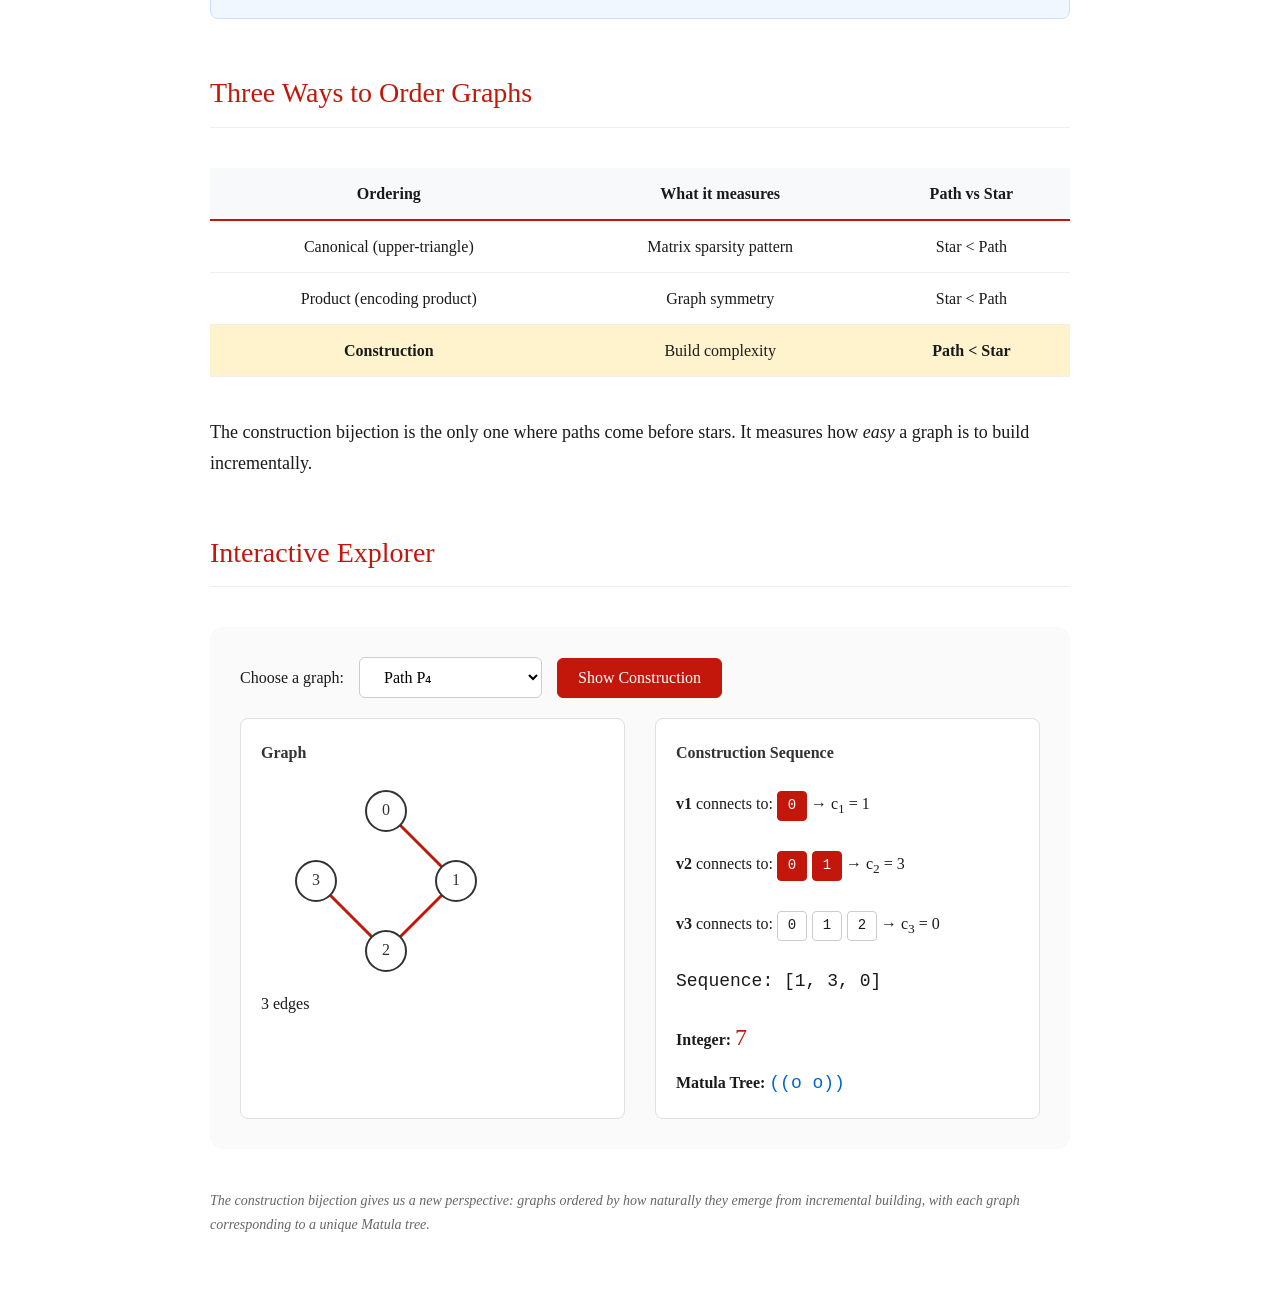
<file: 22-worksheet-construction-bijection.html>
<!DOCTYPE html>
<html lang="en">
<head>
    <meta charset="UTF-8">
    <meta name="viewport" content="width=device-width, initial-scale=1.0">
    <title>The Construction Bijection</title>
    <style>
        * { box-sizing: border-box; margin: 0; padding: 0; }

        body {
            font-family: 'Georgia', serif;
            background: #fff;
            color: #1a1a1a;
            line-height: 1.7;
            padding: 40px 20px;
            max-width: 900px;
            margin: 0 auto;
        }

        h1 {
            font-size: 42px;
            font-weight: normal;
            margin-bottom: 10px;
            color: #000;
        }

        h2 {
            font-size: 28px;
            font-weight: normal;
            margin: 50px 0 20px;
            color: #c4170c;
            border-bottom: 1px solid #eee;
            padding-bottom: 10px;
        }

        h3 {
            font-size: 20px;
            font-weight: 600;
            margin: 30px 0 15px;
            color: #333;
        }

        .subtitle {
            font-size: 20px;
            color: #666;
            margin-bottom: 40px;
            font-style: italic;
        }

        p {
            margin: 15px 0;
            font-size: 18px;
        }

        .highlight {
            background: linear-gradient(to bottom, transparent 60%, #fff3cd 60%);
            padding: 0 2px;
        }

        .formula-box {
            background: #f8f9fa;
            border-left: 4px solid #c4170c;
            padding: 25px 30px;
            margin: 30px 0;
            font-family: 'Courier New', monospace;
            font-size: 18px;
        }

        .formula-box .arrow {
            color: #c4170c;
            font-weight: bold;
        }

        .example-grid {
            display: grid;
            grid-template-columns: repeat(auto-fit, minmax(200px, 1fr));
            gap: 20px;
            margin: 30px 0;
        }

        .example-card {
            background: #fff;
            border: 1px solid #e0e0e0;
            border-radius: 8px;
            padding: 20px;
            text-align: center;
        }

        .example-card canvas {
            display: block;
            margin: 0 auto 15px;
        }

        .example-card .label {
            font-weight: 600;
            font-size: 16px;
            margin-bottom: 8px;
        }

        .example-card .detail {
            font-family: 'Courier New', monospace;
            font-size: 14px;
            color: #555;
        }

        table {
            width: 100%;
            border-collapse: collapse;
            margin: 25px 0;
            font-size: 16px;
        }

        th {
            background: #f8f9fa;
            padding: 12px 15px;
            text-align: left;
            font-weight: 600;
            border-bottom: 2px solid #c4170c;
        }

        td {
            padding: 12px 15px;
            border-bottom: 1px solid #eee;
        }

        tr:hover {
            background: #fafafa;
        }

        .tree-notation {
            font-family: 'Courier New', monospace;
            color: #0066cc;
        }

        .swap-highlight {
            background: #fff3cd;
        }

        .insight-box {
            background: #f0f7ff;
            border: 1px solid #cce0ff;
            border-radius: 8px;
            padding: 25px;
            margin: 30px 0;
        }

        .insight-box h4 {
            color: #0066cc;
            margin-bottom: 10px;
            font-size: 18px;
        }

        .step-diagram {
            display: flex;
            align-items: center;
            justify-content: center;
            gap: 15px;
            margin: 30px 0;
            flex-wrap: wrap;
        }

        .step-box {
            background: #fff;
            border: 2px solid #e0e0e0;
            border-radius: 8px;
            padding: 15px 20px;
            text-align: center;
            min-width: 120px;
        }

        .step-box.active {
            border-color: #c4170c;
            background: #fff8f7;
        }

        .step-arrow {
            font-size: 24px;
            color: #999;
        }

        .interactive-section {
            background: #fafafa;
            border-radius: 12px;
            padding: 30px;
            margin: 40px 0;
        }

        .controls {
            display: flex;
            gap: 15px;
            align-items: center;
            margin-bottom: 20px;
            flex-wrap: wrap;
        }

        select, button {
            font-family: inherit;
            font-size: 16px;
            padding: 10px 20px;
            border: 1px solid #ccc;
            border-radius: 6px;
            background: #fff;
            cursor: pointer;
        }

        button {
            background: #c4170c;
            color: #fff;
            border-color: #c4170c;
        }

        button:hover {
            background: #a01209;
        }

        .construction-display {
            display: grid;
            grid-template-columns: 1fr 1fr;
            gap: 30px;
            margin-top: 20px;
        }

        @media (max-width: 700px) {
            .construction-display {
                grid-template-columns: 1fr;
            }
        }

        .vis-panel {
            background: #fff;
            border: 1px solid #e0e0e0;
            border-radius: 8px;
            padding: 20px;
        }

        .vis-panel h4 {
            margin-bottom: 15px;
            color: #333;
        }

        .sequence-display {
            font-family: 'Courier New', monospace;
            font-size: 18px;
            margin: 15px 0;
        }

        .bit-display {
            display: flex;
            gap: 5px;
            margin: 10px 0;
            flex-wrap: wrap;
        }

        .bit {
            width: 30px;
            height: 30px;
            display: flex;
            align-items: center;
            justify-content: center;
            border: 1px solid #ccc;
            border-radius: 4px;
            font-family: 'Courier New', monospace;
            font-size: 14px;
        }

        .bit.on {
            background: #c4170c;
            color: #fff;
            border-color: #c4170c;
        }

        .comparison-table {
            margin: 40px 0;
        }

        .comparison-table th {
            text-align: center;
        }

        .comparison-table td {
            text-align: center;
        }

        .note {
            font-size: 14px;
            color: #666;
            font-style: italic;
            margin-top: 20px;
        }
    </style>
</head>
<body>
    <h1>The Construction Bijection</h1>
    <p class="subtitle">A new way to map graphs to integers through Matula trees</p>

    <p>
        What if instead of encoding a graph's structure, we encoded <span class="highlight">how to build it</span>?
    </p>
    <p>
        Add vertices one at a time. For each new vertex, record which existing vertices it connects to. This sequence of choices becomes a number, and that number is a Matula tree.
    </p>

    <div class="formula-box">
        Graph <span class="arrow">→</span> Construction Sequence <span class="arrow">→</span> Integer <span class="arrow">→</span> Matula Tree
    </div>

    <h2>Building a Graph Step by Step</h2>

    <p>
        Consider the path graph P₄ with edges 0—1—2—3. We can build it by adding vertices in order:
    </p>

    <div class="step-diagram">
        <div class="step-box">
            <div style="font-size: 24px;">●</div>
            <div>v₀</div>
        </div>
        <div class="step-arrow">→</div>
        <div class="step-box active">
            <div style="font-size: 24px;">●—●</div>
            <div>v₁ connects to {0}</div>
            <div style="font-family: monospace; color: #c4170c;">c₁ = 1</div>
        </div>
        <div class="step-arrow">→</div>
        <div class="step-box active">
            <div style="font-size: 24px;">●—●—●</div>
            <div>v₂ connects to {1}</div>
            <div style="font-family: monospace; color: #c4170c;">c₂ = 2</div>
        </div>
        <div class="step-arrow">→</div>
        <div class="step-box active">
            <div style="font-size: 24px;">●—●—●—●</div>
            <div>v₃ connects to {2}</div>
            <div style="font-family: monospace; color: #c4170c;">c₃ = 4</div>
        </div>
    </div>

    <p>
        Each cₖ is a <strong>bitmask</strong>: which of the previous k vertices does vertex k connect to?
    </p>

    <table>
        <tr>
            <th>Vertex</th>
            <th>Can connect to</th>
            <th>Choices</th>
            <th>Connection mask cₖ</th>
        </tr>
        <tr>
            <td>v₁</td>
            <td>{v₀}</td>
            <td>2 choices (0 or 1)</td>
            <td>1 bit</td>
        </tr>
        <tr>
            <td>v₂</td>
            <td>{v₀, v₁}</td>
            <td>4 choices (00, 01, 10, 11)</td>
            <td>2 bits</td>
        </tr>
        <tr>
            <td>v₃</td>
            <td>{v₀, v₁, v₂}</td>
            <td>8 choices (000 to 111)</td>
            <td>3 bits</td>
        </tr>
    </table>

    <h2>The Canonical Sequence</h2>

    <p>
        Different vertex orderings produce different sequences for the same graph. The <strong>canonical construction</strong> is the lexicographically smallest one.
    </p>

    <div class="insight-box">
        <h4>Why "canonical"?</h4>
        <p>
            Just as the canonical adjacency matrix is the lex-min over all vertex labelings, the canonical construction sequence is the lex-min build order. Isomorphic graphs get the same canonical sequence.
        </p>
    </div>

    <h2>From Sequence to Integer</h2>

    <p>
        The sequence [c₁, c₂, ..., cₙ₋₁] encodes as a <strong>mixed-radix integer</strong>:
    </p>

    <div class="formula-box">
        integer = c₁ + 2·c₂ + 2·4·c₃ + 2·4·8·c₄ + ...
    </div>

    <p>
        This packs the variable-width masks into a single number. And here's the beautiful part: <span class="highlight">that integer is a Matula number</span>, so it corresponds to a rooted tree.
    </p>

    <h2>The Complete Table: 4-Vertex Graphs</h2>

    <table>
        <tr>
            <th>Graph</th>
            <th>Construction Sequence</th>
            <th>Integer</th>
            <th>Matula Tree</th>
        </tr>
        <tr>
            <td>Empty₄</td>
            <td>[0, 0, 0]</td>
            <td>0</td>
            <td class="tree-notation">o</td>
        </tr>
        <tr>
            <td>Single edge + 2 isolated</td>
            <td>[1, 0, 0]</td>
            <td>1</td>
            <td class="tree-notation">o</td>
        </tr>
        <tr>
            <td>P₃ + isolated vertex</td>
            <td>[1, 1, 0]</td>
            <td>3</td>
            <td class="tree-notation">((o))</td>
        </tr>
        <tr class="swap-highlight">
            <td><strong>Path P₄</strong></td>
            <td>[1, 3, 0]</td>
            <td><strong>7</strong></td>
            <td class="tree-notation"><strong>((o o))</strong></td>
        </tr>
        <tr class="swap-highlight">
            <td><strong>Star K₁,₃</strong></td>
            <td>[1, 1, 1]</td>
            <td><strong>11</strong></td>
            <td class="tree-notation"><strong>((((o))))</strong></td>
        </tr>
        <tr>
            <td>Matching 2K₂</td>
            <td>[0, 2, 1]</td>
            <td>12</td>
            <td class="tree-notation">(o o (o))</td>
        </tr>
        <tr>
            <td>Triangle + isolated</td>
            <td>[1, 2, 1]</td>
            <td>13</td>
            <td class="tree-notation">((o (o)))</td>
        </tr>
        <tr>
            <td>Diamond</td>
            <td>[1, 3, 1]</td>
            <td>15</td>
            <td class="tree-notation">((o) ((o)))</td>
        </tr>
        <tr>
            <td>4-cycle C₄</td>
            <td>[0, 3, 3]</td>
            <td>30</td>
            <td class="tree-notation">(o (o) ((o)))</td>
        </tr>
        <tr>
            <td>K₄ minus edge</td>
            <td>[1, 3, 3]</td>
            <td>31</td>
            <td class="tree-notation">(((((o)))))</td>
        </tr>
        <tr>
            <td>Complete K₄</td>
            <td>[1, 3, 7]</td>
            <td>63</td>
            <td class="tree-notation">((o) (o) (o o))</td>
        </tr>
    </table>

    <h2>The Swap: Path vs Star</h2>

    <p>
        Notice the highlighted rows. In the <strong>canonical encoding</strong> (upper-triangle minimum), the star comes before the path. But in the <strong>construction encoding</strong>, it's reversed:
    </p>

    <table class="comparison-table">
        <tr>
            <th>Graph</th>
            <th>Canonical Encoding</th>
            <th>Construction Integer</th>
        </tr>
        <tr class="swap-highlight">
            <td>Path P₄</td>
            <td>11</td>
            <td><strong>7</strong> (smaller!)</td>
        </tr>
        <tr class="swap-highlight">
            <td>Star K₁,₃</td>
            <td><strong>7</strong> (smaller!)</td>
            <td>11</td>
        </tr>
    </table>

    <div class="insight-box">
        <h4>Why does the path come first?</h4>
        <p>
            The path is <strong>simpler to construct</strong>. Each vertex only connects to one previous vertex (forming a chain). The star requires the center vertex to connect to <em>all</em> previous vertices at once.
        </p>
        <p style="margin-top: 15px;">
            <strong>Path P₄:</strong> sequence [1, 3, 0] — the last vertex connects to nothing new<br>
            <strong>Star:</strong> sequence [1, 1, 1] — every vertex connects to the center
        </p>
    </div>

    <h2>Three Ways to Order Graphs</h2>

    <table class="comparison-table">
        <tr>
            <th>Ordering</th>
            <th>What it measures</th>
            <th>Path vs Star</th>
        </tr>
        <tr>
            <td>Canonical (upper-triangle)</td>
            <td>Matrix sparsity pattern</td>
            <td>Star &lt; Path</td>
        </tr>
        <tr>
            <td>Product (encoding product)</td>
            <td>Graph symmetry</td>
            <td>Star &lt; Path</td>
        </tr>
        <tr style="background: #fff3cd;">
            <td><strong>Construction</strong></td>
            <td>Build complexity</td>
            <td><strong>Path &lt; Star</strong></td>
        </tr>
    </table>

    <p>
        The construction bijection is the only one where paths come before stars. It measures how <em>easy</em> a graph is to build incrementally.
    </p>

    <h2>Interactive Explorer</h2>

    <div class="interactive-section">
        <div class="controls">
            <label>Choose a graph:</label>
            <select id="graphSelect">
                <option value="empty">Empty₄ (no edges)</option>
                <option value="edge">Single edge</option>
                <option value="p3iso">P₃ + isolated</option>
                <option value="path" selected>Path P₄</option>
                <option value="star">Star K₁,₃</option>
                <option value="match">Matching 2K₂</option>
                <option value="tri">Triangle + isolated</option>
                <option value="diamond">Diamond</option>
                <option value="c4">4-cycle C₄</option>
                <option value="k4me">K₄ minus edge</option>
                <option value="k4">Complete K₄</option>
            </select>
            <button onclick="showConstruction()">Show Construction</button>
        </div>

        <div class="construction-display">
            <div class="vis-panel">
                <h4>Graph</h4>
                <canvas id="graphCanvas" width="250" height="200"></canvas>
                <div id="graphInfo" class="detail"></div>
            </div>
            <div class="vis-panel">
                <h4>Construction Sequence</h4>
                <div id="sequenceVis"></div>
                <div class="sequence-display" id="sequenceDisplay"></div>
                <div style="margin-top: 20px;">
                    <strong>Integer:</strong> <span id="integerDisplay" style="color: #c4170c; font-size: 24px;"></span>
                </div>
                <div style="margin-top: 10px;">
                    <strong>Matula Tree:</strong> <span id="treeDisplay" class="tree-notation" style="font-size: 18px;"></span>
                </div>
            </div>
        </div>
    </div>

    <p class="note">
        The construction bijection gives us a new perspective: graphs ordered by how naturally they emerge from incremental building, with each graph corresponding to a unique Matula tree.
    </p>

    <script>
        const GRAPHS = {
            empty: { edges: [], seq: [0,0,0], int: 0, tree: 'o', name: 'Empty₄' },
            edge: { edges: [[0,1]], seq: [1,0,0], int: 1, tree: 'o', name: 'Single edge' },
            p3iso: { edges: [[0,1],[1,2]], seq: [1,1,0], int: 3, tree: '((o))', name: 'P₃ + isolated' },
            path: { edges: [[0,1],[1,2],[2,3]], seq: [1,3,0], int: 7, tree: '((o o))', name: 'Path P₄' },
            star: { edges: [[0,1],[0,2],[0,3]], seq: [1,1,1], int: 11, tree: '((((o))))', name: 'Star K₁,₃' },
            match: { edges: [[0,1],[2,3]], seq: [0,2,1], int: 12, tree: '(o o (o))', name: 'Matching 2K₂' },
            tri: { edges: [[0,1],[0,2],[1,2]], seq: [1,2,1], int: 13, tree: '((o (o)))', name: 'K₃ + isolated' },
            diamond: { edges: [[0,1],[0,2],[1,2],[1,3]], seq: [1,3,1], int: 15, tree: '((o) ((o)))', name: 'Diamond' },
            c4: { edges: [[0,1],[1,2],[2,3],[0,3]], seq: [0,3,3], int: 30, tree: '(o (o) ((o)))', name: '4-cycle C₄' },
            k4me: { edges: [[0,1],[0,2],[0,3],[1,2],[1,3]], seq: [1,3,3], int: 31, tree: '(((((o)))))', name: 'K₄ - edge' },
            k4: { edges: [[0,1],[0,2],[0,3],[1,2],[1,3],[2,3]], seq: [1,3,7], int: 63, tree: '((o) (o) (o o))', name: 'K₄' },
        };

        function drawGraph(canvasId, edges) {
            const canvas = document.getElementById(canvasId);
            const ctx = canvas.getContext('2d');
            ctx.clearRect(0, 0, canvas.width, canvas.height);

            const cx = canvas.width / 2;
            const cy = canvas.height / 2;
            const r = 70;
            const positions = [];

            for (let i = 0; i < 4; i++) {
                const angle = -Math.PI/2 + (2 * Math.PI * i / 4);
                positions.push({
                    x: cx + r * Math.cos(angle),
                    y: cy + r * Math.sin(angle)
                });
            }

            // Draw edges
            ctx.strokeStyle = '#c4170c';
            ctx.lineWidth = 3;
            for (const [a, b] of edges) {
                ctx.beginPath();
                ctx.moveTo(positions[a].x, positions[a].y);
                ctx.lineTo(positions[b].x, positions[b].y);
                ctx.stroke();
            }

            // Draw vertices
            for (let i = 0; i < 4; i++) {
                ctx.beginPath();
                ctx.arc(positions[i].x, positions[i].y, 20, 0, 2 * Math.PI);
                ctx.fillStyle = '#fff';
                ctx.fill();
                ctx.strokeStyle = '#333';
                ctx.lineWidth = 2;
                ctx.stroke();

                ctx.fillStyle = '#333';
                ctx.font = '16px Georgia';
                ctx.textAlign = 'center';
                ctx.textBaseline = 'middle';
                ctx.fillText(i.toString(), positions[i].x, positions[i].y);
            }
        }

        function showConstruction() {
            const key = document.getElementById('graphSelect').value;
            const g = GRAPHS[key];

            drawGraph('graphCanvas', g.edges);
            document.getElementById('graphInfo').textContent = `${g.edges.length} edges`;

            // Show sequence visualization
            let seqHtml = '';
            for (let k = 0; k < 3; k++) {
                const c = g.seq[k];
                const bits = k + 1;
                seqHtml += `<div style="margin: 10px 0;">`;
                seqHtml += `<strong>v${k+1}</strong> connects to: `;
                seqHtml += `<span class="bit-display" style="display: inline-flex;">`;
                for (let b = 0; b < bits; b++) {
                    const on = (c & (1 << b)) ? 'on' : '';
                    seqHtml += `<span class="bit ${on}">${b}</span>`;
                }
                seqHtml += `</span>`;
                seqHtml += ` → c<sub>${k+1}</sub> = ${c}`;
                seqHtml += `</div>`;
            }
            document.getElementById('sequenceVis').innerHTML = seqHtml;

            document.getElementById('sequenceDisplay').textContent =
                `Sequence: [${g.seq.join(', ')}]`;
            document.getElementById('integerDisplay').textContent = g.int;
            document.getElementById('treeDisplay').textContent = g.tree;
        }

        // Initialize
        showConstruction();
    </script>
</body>
</html>
</file>
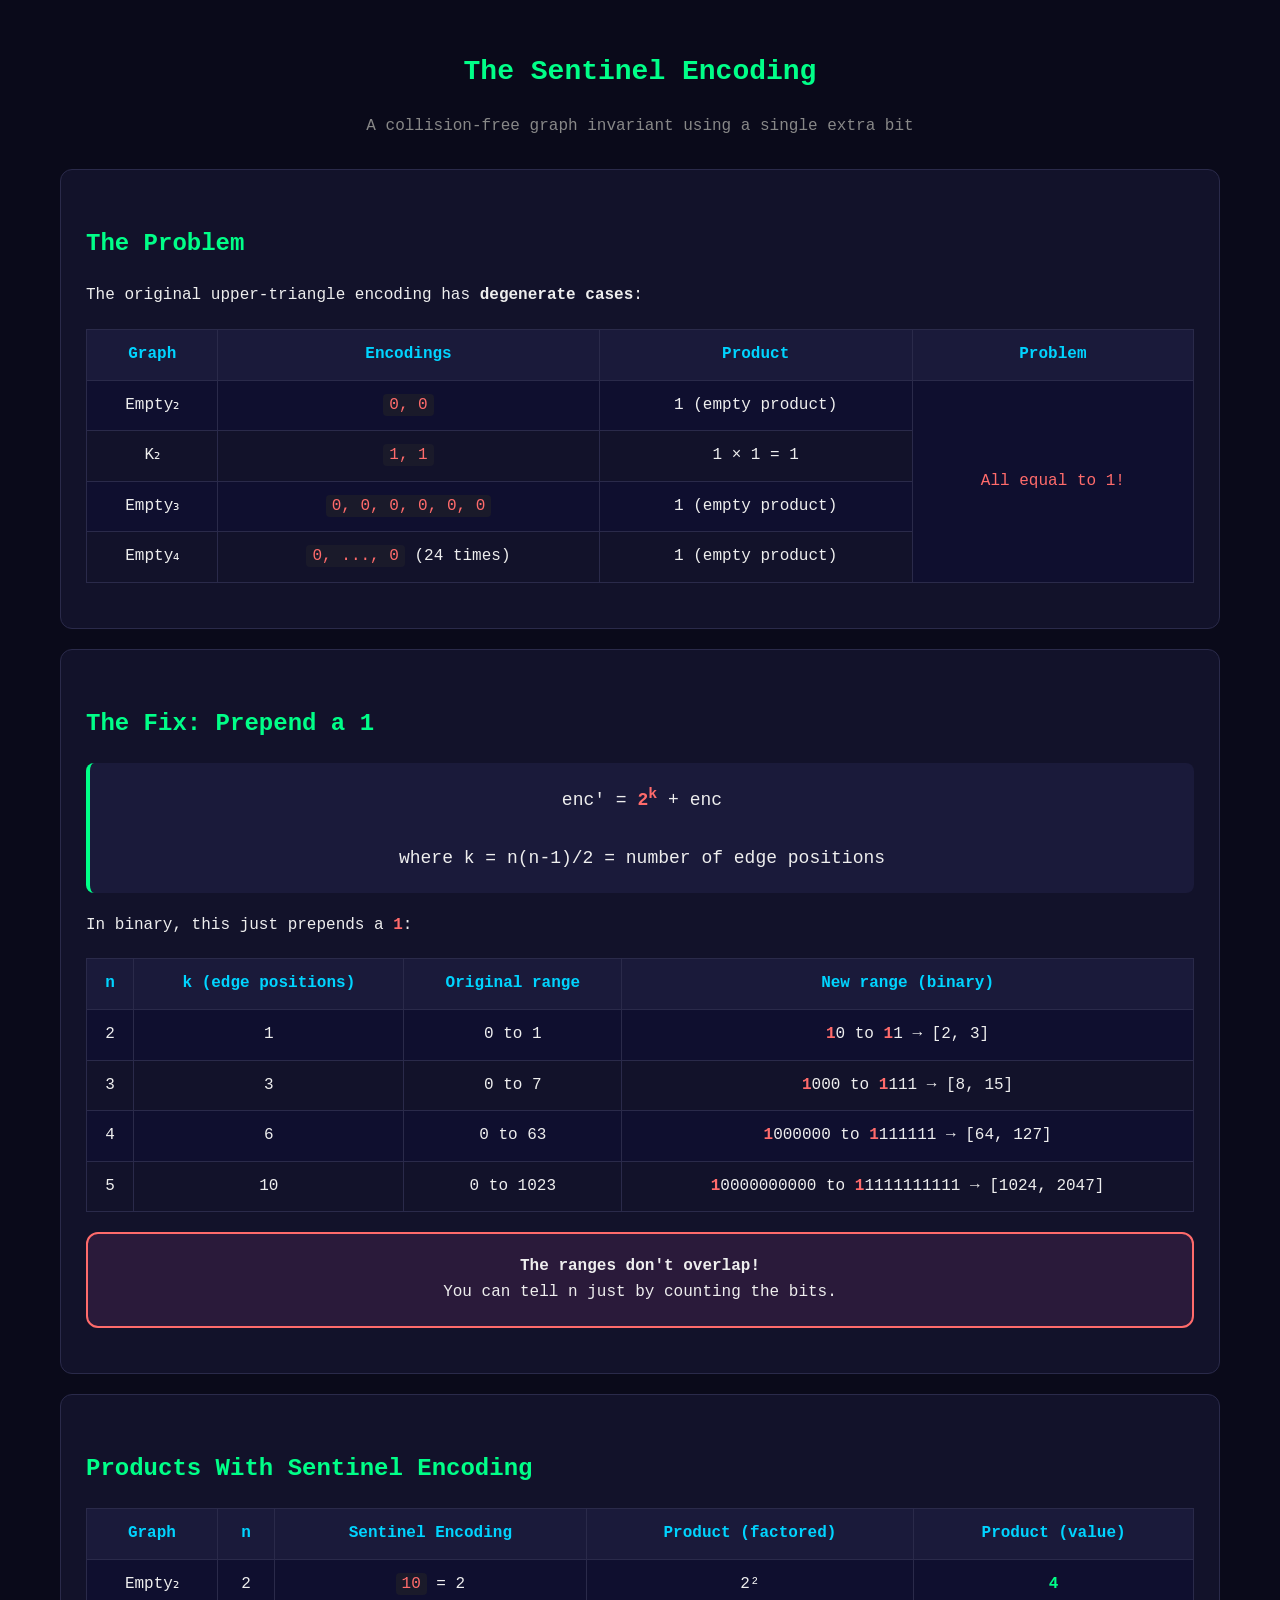
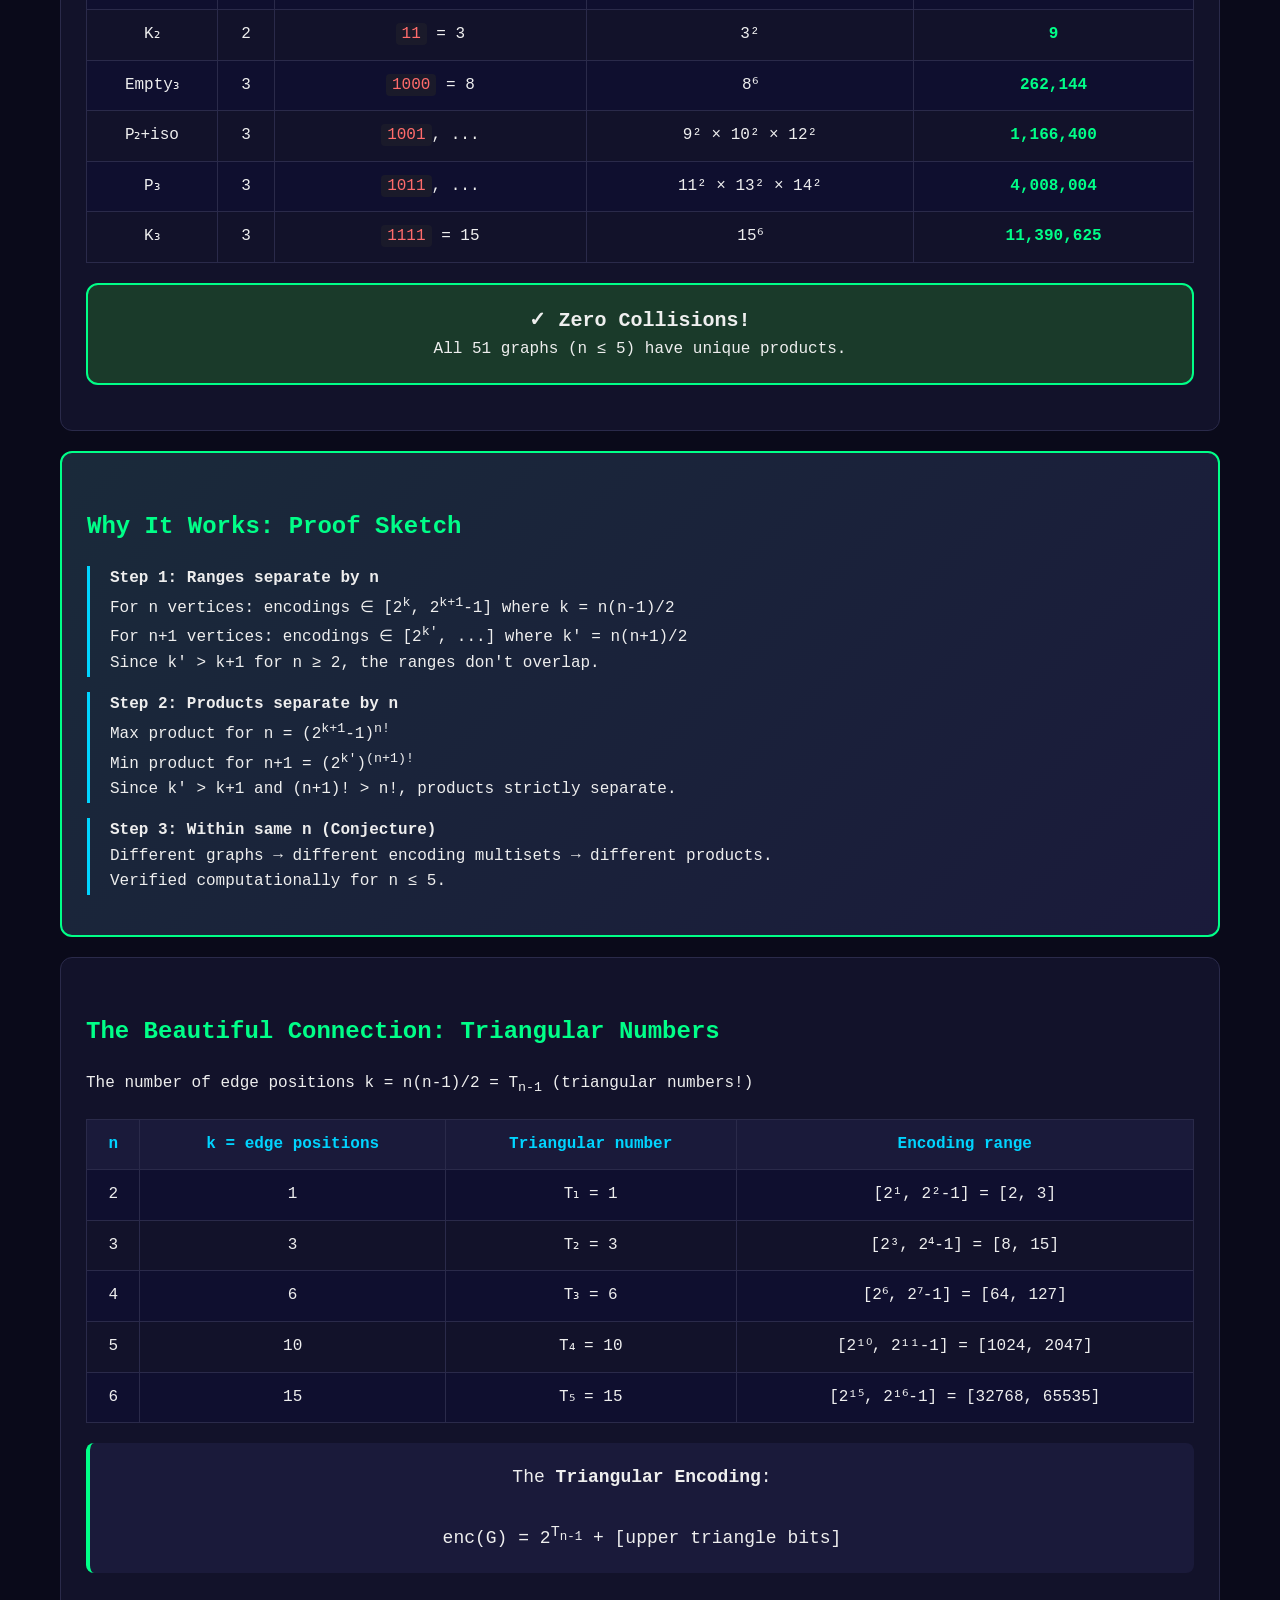
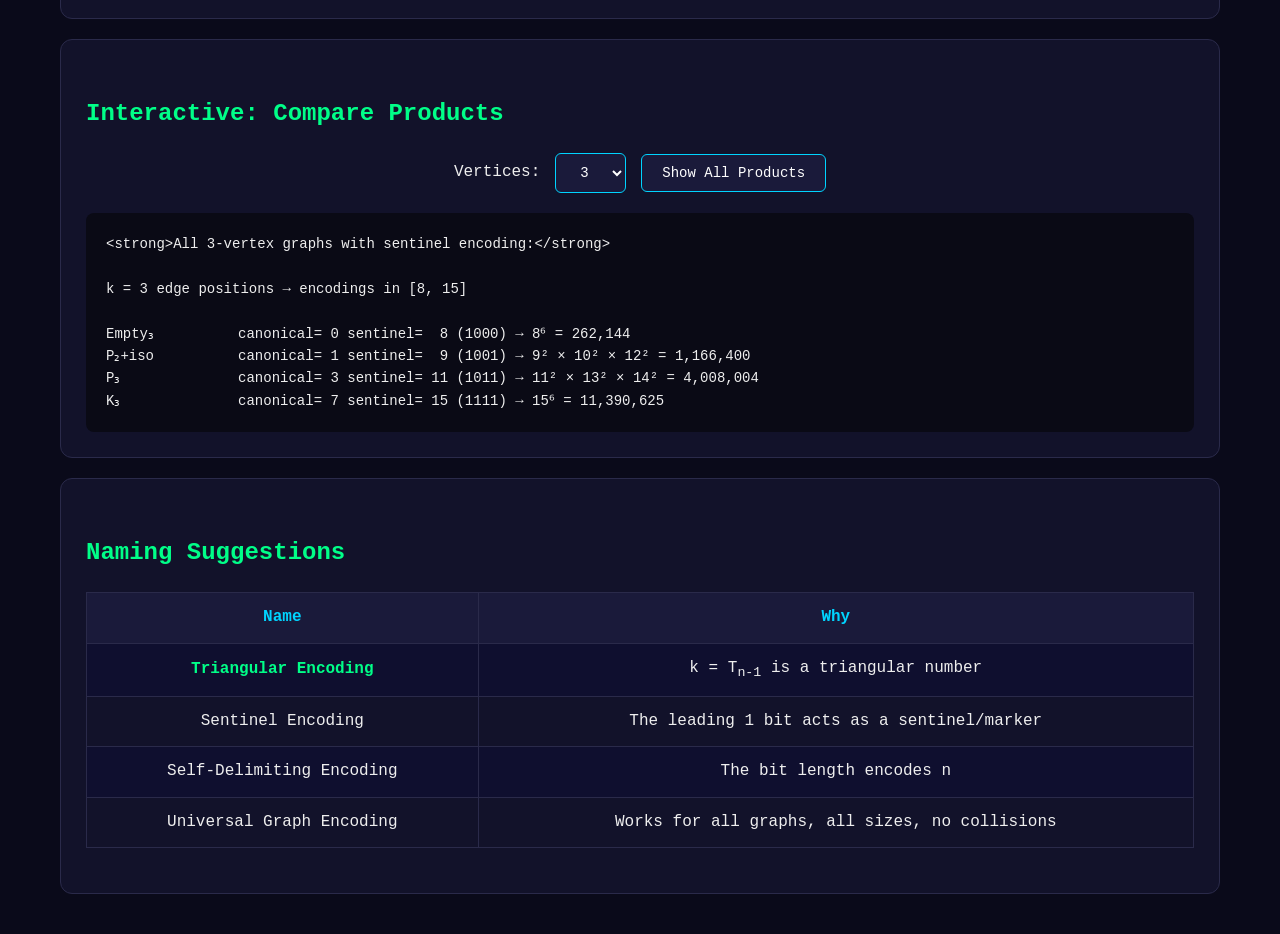
<file: 23-worksheet-encoding-product.html>
<!DOCTYPE html>
<html lang="en">
<head>
    <meta charset="UTF-8">
    <meta name="viewport" content="width=device-width, initial-scale=1.0">
    <title>Sentinel Encoding: The Collision-Free Graph Product</title>
    <style>
        * { box-sizing: border-box; }
        body {
            font-family: 'Courier New', monospace;
            background: #0a0a1a;
            color: #eee;
            padding: 20px;
            max-width: 1200px;
            margin: 0 auto;
            line-height: 1.6;
        }
        h1, h2, h3 { color: #00ff88; margin-top: 30px; }
        h1 { text-align: center; font-size: 28px; }

        .subtitle {
            text-align: center;
            color: #888;
            margin-bottom: 30px;
        }

        .panel {
            background: #12122a;
            border-radius: 12px;
            padding: 25px;
            margin: 20px 0;
            border: 1px solid #2a2a4a;
        }

        .formula {
            background: #1a1a3a;
            padding: 20px;
            border-radius: 8px;
            font-size: 18px;
            text-align: center;
            margin: 20px 0;
            border-left: 4px solid #00ff88;
        }

        .binary {
            font-family: 'Courier New', monospace;
            color: #ff6b6b;
            background: #1a1a2a;
            padding: 2px 6px;
            border-radius: 4px;
        }

        table {
            width: 100%;
            border-collapse: collapse;
            margin: 20px 0;
        }
        th, td {
            padding: 12px;
            text-align: center;
            border: 1px solid #2a2a4a;
        }
        th {
            background: #1a1a3a;
            color: #00d4ff;
        }
        tr:nth-child(even) { background: #0f0f2f; }
        tr:hover { background: #1a2a4a; }

        .highlight { color: #00ff88; font-weight: bold; }
        .dim { color: #666; }
        .sentinel { color: #ff6b6b; font-weight: bold; }

        .comparison {
            display: grid;
            grid-template-columns: 1fr 1fr;
            gap: 20px;
        }

        .vs {
            display: flex;
            align-items: center;
            justify-content: center;
            font-size: 24px;
            color: #666;
        }

        .proof-box {
            background: linear-gradient(135deg, #1a2a3a, #1a1a3a);
            border: 2px solid #00ff88;
            border-radius: 12px;
            padding: 25px;
            margin: 20px 0;
        }

        .step {
            margin: 15px 0;
            padding-left: 20px;
            border-left: 3px solid #00d4ff;
        }

        .key-insight {
            background: #2a1a3a;
            border: 2px solid #ff6b6b;
            border-radius: 12px;
            padding: 20px;
            margin: 20px 0;
            text-align: center;
        }

        canvas {
            display: block;
            margin: 20px auto;
            background: #0a0a15;
            border-radius: 8px;
        }

        .controls {
            display: flex;
            gap: 15px;
            align-items: center;
            justify-content: center;
            margin: 20px 0;
            flex-wrap: wrap;
        }

        select, button {
            background: #1a1a3a;
            color: white;
            border: 1px solid #00d4ff;
            padding: 10px 20px;
            border-radius: 6px;
            font-family: inherit;
            font-size: 14px;
            cursor: pointer;
        }
        button:hover { background: #2a2a5a; }
        button.primary { background: #00aa66; border-color: #00ff88; }

        #productDisplay {
            font-size: 14px;
            background: #0a0a15;
            padding: 20px;
            border-radius: 8px;
            overflow-x: auto;
            white-space: pre-wrap;
            word-break: break-all;
        }
    </style>
</head>
<body>
    <h1>The Sentinel Encoding</h1>
    <p class="subtitle">A collision-free graph invariant using a single extra bit</p>

    <div class="panel">
        <h2>The Problem</h2>
        <p>
            The original upper-triangle encoding has <strong>degenerate cases</strong>:
        </p>
        <table>
            <tr>
                <th>Graph</th>
                <th>Encodings</th>
                <th>Product</th>
                <th>Problem</th>
            </tr>
            <tr>
                <td>Empty₂</td>
                <td><span class="binary">0, 0</span></td>
                <td>1 (empty product)</td>
                <td rowspan="4" style="color: #ff6b6b;">All equal to 1!</td>
            </tr>
            <tr>
                <td>K₂</td>
                <td><span class="binary">1, 1</span></td>
                <td>1 × 1 = 1</td>
            </tr>
            <tr>
                <td>Empty₃</td>
                <td><span class="binary">0, 0, 0, 0, 0, 0</span></td>
                <td>1 (empty product)</td>
            </tr>
            <tr>
                <td>Empty₄</td>
                <td><span class="binary">0, ..., 0</span> (24 times)</td>
                <td>1 (empty product)</td>
            </tr>
        </table>
    </div>

    <div class="panel">
        <h2>The Fix: Prepend a 1</h2>

        <div class="formula">
            enc' = <span class="sentinel">2<sup>k</sup></span> + enc
            <br><br>
            where k = n(n-1)/2 = number of edge positions
        </div>

        <p>In binary, this just prepends a <span class="sentinel">1</span>:</p>

        <table>
            <tr>
                <th>n</th>
                <th>k (edge positions)</th>
                <th>Original range</th>
                <th>New range (binary)</th>
            </tr>
            <tr>
                <td>2</td>
                <td>1</td>
                <td>0 to 1</td>
                <td><span class="sentinel">1</span>0 to <span class="sentinel">1</span>1 → [2, 3]</td>
            </tr>
            <tr>
                <td>3</td>
                <td>3</td>
                <td>0 to 7</td>
                <td><span class="sentinel">1</span>000 to <span class="sentinel">1</span>111 → [8, 15]</td>
            </tr>
            <tr>
                <td>4</td>
                <td>6</td>
                <td>0 to 63</td>
                <td><span class="sentinel">1</span>000000 to <span class="sentinel">1</span>111111 → [64, 127]</td>
            </tr>
            <tr>
                <td>5</td>
                <td>10</td>
                <td>0 to 1023</td>
                <td><span class="sentinel">1</span>0000000000 to <span class="sentinel">1</span>1111111111 → [1024, 2047]</td>
            </tr>
        </table>

        <div class="key-insight">
            <strong>The ranges don't overlap!</strong><br>
            You can tell n just by counting the bits.
        </div>
    </div>

    <div class="panel">
        <h2>Products With Sentinel Encoding</h2>

        <table>
            <tr>
                <th>Graph</th>
                <th>n</th>
                <th>Sentinel Encoding</th>
                <th>Product (factored)</th>
                <th>Product (value)</th>
            </tr>
            <tr>
                <td>Empty₂</td>
                <td>2</td>
                <td><span class="binary">10</span> = 2</td>
                <td>2²</td>
                <td class="highlight">4</td>
            </tr>
            <tr>
                <td>K₂</td>
                <td>2</td>
                <td><span class="binary">11</span> = 3</td>
                <td>3²</td>
                <td class="highlight">9</td>
            </tr>
            <tr>
                <td>Empty₃</td>
                <td>3</td>
                <td><span class="binary">1000</span> = 8</td>
                <td>8⁶</td>
                <td class="highlight">262,144</td>
            </tr>
            <tr>
                <td>P₂+iso</td>
                <td>3</td>
                <td><span class="binary">1001</span>, ...</td>
                <td>9² × 10² × 12²</td>
                <td class="highlight">1,166,400</td>
            </tr>
            <tr>
                <td>P₃</td>
                <td>3</td>
                <td><span class="binary">1011</span>, ...</td>
                <td>11² × 13² × 14²</td>
                <td class="highlight">4,008,004</td>
            </tr>
            <tr>
                <td>K₃</td>
                <td>3</td>
                <td><span class="binary">1111</span> = 15</td>
                <td>15⁶</td>
                <td class="highlight">11,390,625</td>
            </tr>
        </table>

        <div class="key-insight" style="background: #1a3a2a; border-color: #00ff88;">
            <strong style="font-size: 20px;">✓ Zero Collisions!</strong><br>
            All 51 graphs (n ≤ 5) have unique products.
        </div>
    </div>

    <div class="proof-box">
        <h2>Why It Works: Proof Sketch</h2>

        <div class="step">
            <strong>Step 1: Ranges separate by n</strong><br>
            For n vertices: encodings ∈ [2<sup>k</sup>, 2<sup>k+1</sup>-1] where k = n(n-1)/2<br>
            For n+1 vertices: encodings ∈ [2<sup>k'</sup>, ...] where k' = n(n+1)/2<br>
            Since k' > k+1 for n ≥ 2, the ranges don't overlap.
        </div>

        <div class="step">
            <strong>Step 2: Products separate by n</strong><br>
            Max product for n = (2<sup>k+1</sup>-1)<sup>n!</sup><br>
            Min product for n+1 = (2<sup>k'</sup>)<sup>(n+1)!</sup><br>
            Since k' > k+1 and (n+1)! > n!, products strictly separate.
        </div>

        <div class="step">
            <strong>Step 3: Within same n (Conjecture)</strong><br>
            Different graphs → different encoding multisets → different products.<br>
            Verified computationally for n ≤ 5.
        </div>
    </div>

    <div class="panel">
        <h2>The Beautiful Connection: Triangular Numbers</h2>

        <p>The number of edge positions k = n(n-1)/2 = T<sub>n-1</sub> (triangular numbers!)</p>

        <table>
            <tr>
                <th>n</th>
                <th>k = edge positions</th>
                <th>Triangular number</th>
                <th>Encoding range</th>
            </tr>
            <tr><td>2</td><td>1</td><td>T₁ = 1</td><td>[2¹, 2²-1] = [2, 3]</td></tr>
            <tr><td>3</td><td>3</td><td>T₂ = 3</td><td>[2³, 2⁴-1] = [8, 15]</td></tr>
            <tr><td>4</td><td>6</td><td>T₃ = 6</td><td>[2⁶, 2⁷-1] = [64, 127]</td></tr>
            <tr><td>5</td><td>10</td><td>T₄ = 10</td><td>[2¹⁰, 2¹¹-1] = [1024, 2047]</td></tr>
            <tr><td>6</td><td>15</td><td>T₅ = 15</td><td>[2¹⁵, 2¹⁶-1] = [32768, 65535]</td></tr>
        </table>

        <div class="formula">
            The <strong>Triangular Encoding</strong>:<br><br>
            enc(G) = 2<sup>T<sub>n-1</sub></sup> + [upper triangle bits]
        </div>
    </div>

    <div class="panel">
        <h2>Interactive: Compare Products</h2>

        <div class="controls">
            <label>Vertices:</label>
            <select id="nSelect" onchange="updateGraphList()">
                <option value="3" selected>3</option>
                <option value="4">4</option>
            </select>
            <button onclick="showAllProducts()">Show All Products</button>
        </div>

        <div id="productDisplay"></div>
    </div>

    <div class="panel">
        <h2>Naming Suggestions</h2>

        <table>
            <tr><th>Name</th><th>Why</th></tr>
            <tr>
                <td class="highlight">Triangular Encoding</td>
                <td>k = T<sub>n-1</sub> is a triangular number</td>
            </tr>
            <tr>
                <td>Sentinel Encoding</td>
                <td>The leading 1 bit acts as a sentinel/marker</td>
            </tr>
            <tr>
                <td>Self-Delimiting Encoding</td>
                <td>The bit length encodes n</td>
            </tr>
            <tr>
                <td>Universal Graph Encoding</td>
                <td>Works for all graphs, all sizes, no collisions</td>
            </tr>
        </table>
    </div>

    <script>
        // Graph data with sentinel encoding products
        const GRAPHS = {
            3: [
                { name: 'Empty₃', edges: 0, canonical: 0, sentinel: 8, product: '8⁶ = 262,144' },
                { name: 'P₂+iso', edges: 1, canonical: 1, sentinel: 9, product: '9² × 10² × 12² = 1,166,400' },
                { name: 'P₃', edges: 2, canonical: 3, sentinel: 11, product: '11² × 13² × 14² = 4,008,004' },
                { name: 'K₃', edges: 3, canonical: 7, sentinel: 15, product: '15⁶ = 11,390,625' },
            ],
            4: [
                { name: 'Empty₄', edges: 0, canonical: 0, sentinel: 64, product: '64²⁴' },
                { name: 'edge+2iso', edges: 1, canonical: 1, sentinel: 65, product: '65⁴ × 66⁴ × 68⁴ × 72⁴ × 80⁴ × 96⁴' },
                { name: 'P₃+iso', edges: 2, canonical: 3, sentinel: 67, product: '(12 terms)²' },
                { name: 'K₁,₃ (star)', edges: 3, canonical: 7, sentinel: 71, product: '71⁶ × 89⁶ × 106⁶ × 116⁶' },
                { name: 'P₄ (path)', edges: 3, canonical: 11, sentinel: 75, product: '75⁶ × 85⁶ × 102⁶ × 120⁶' },
                { name: '2K₂ (matching)', edges: 2, canonical: 12, sentinel: 76, product: '76⁸ × 82⁸ × 97⁸' },
                { name: 'K₃+iso', edges: 3, canonical: 13, sentinel: 77, product: '(12 terms)²' },
                { name: 'diamond', edges: 4, canonical: 15, sentinel: 79, product: '(12 terms)²' },
                { name: 'C₄ (cycle)', edges: 4, canonical: 30, sentinel: 94, product: '94⁸ × 109⁸ × 115⁸' },
                { name: 'K₄-e', edges: 5, canonical: 31, sentinel: 95, product: '95⁴ × 111⁴ × ...' },
                { name: 'K₄', edges: 6, canonical: 63, sentinel: 127, product: '127²⁴' },
            ]
        };

        function updateGraphList() {
            showAllProducts();
        }

        function showAllProducts() {
            const n = parseInt(document.getElementById('nSelect').value);
            const graphs = GRAPHS[n];

            let html = `<strong>All ${n}-vertex graphs with sentinel encoding:</strong>\n\n`;
            html += `k = ${n*(n-1)/2} edge positions → encodings in [${Math.pow(2, n*(n-1)/2)}, ${Math.pow(2, n*(n-1)/2 + 1) - 1}]\n\n`;

            for (const g of graphs) {
                const binary = g.sentinel.toString(2);
                html += `${g.name.padEnd(15)} canonical=${g.canonical.toString().padStart(2)} `;
                html += `sentinel=${g.sentinel.toString().padStart(3)} `;
                html += `(${binary.padStart(n*(n-1)/2 + 1, '0')}) `;
                html += `→ ${g.product}\n`;
            }

            document.getElementById('productDisplay').textContent = html;
        }

        // Initialize
        showAllProducts();
    </script>
</body>
</html>
</file>
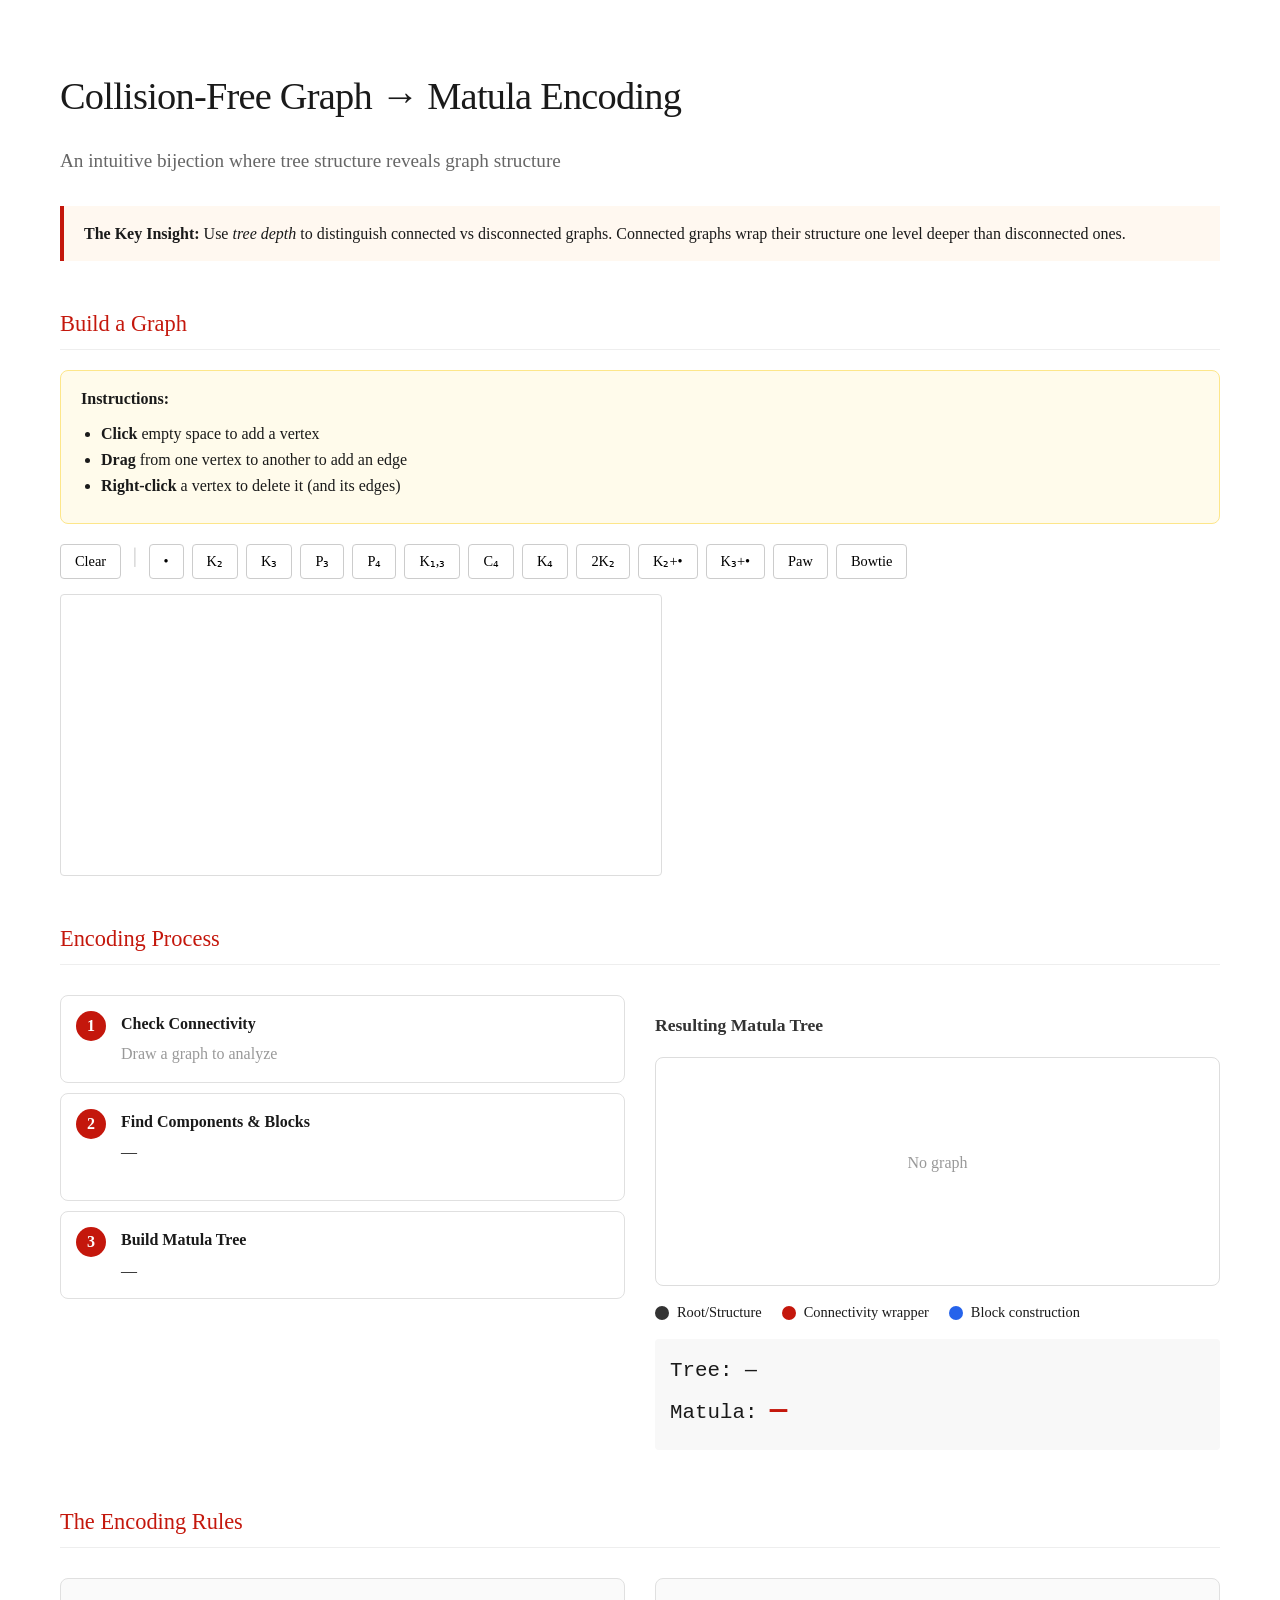
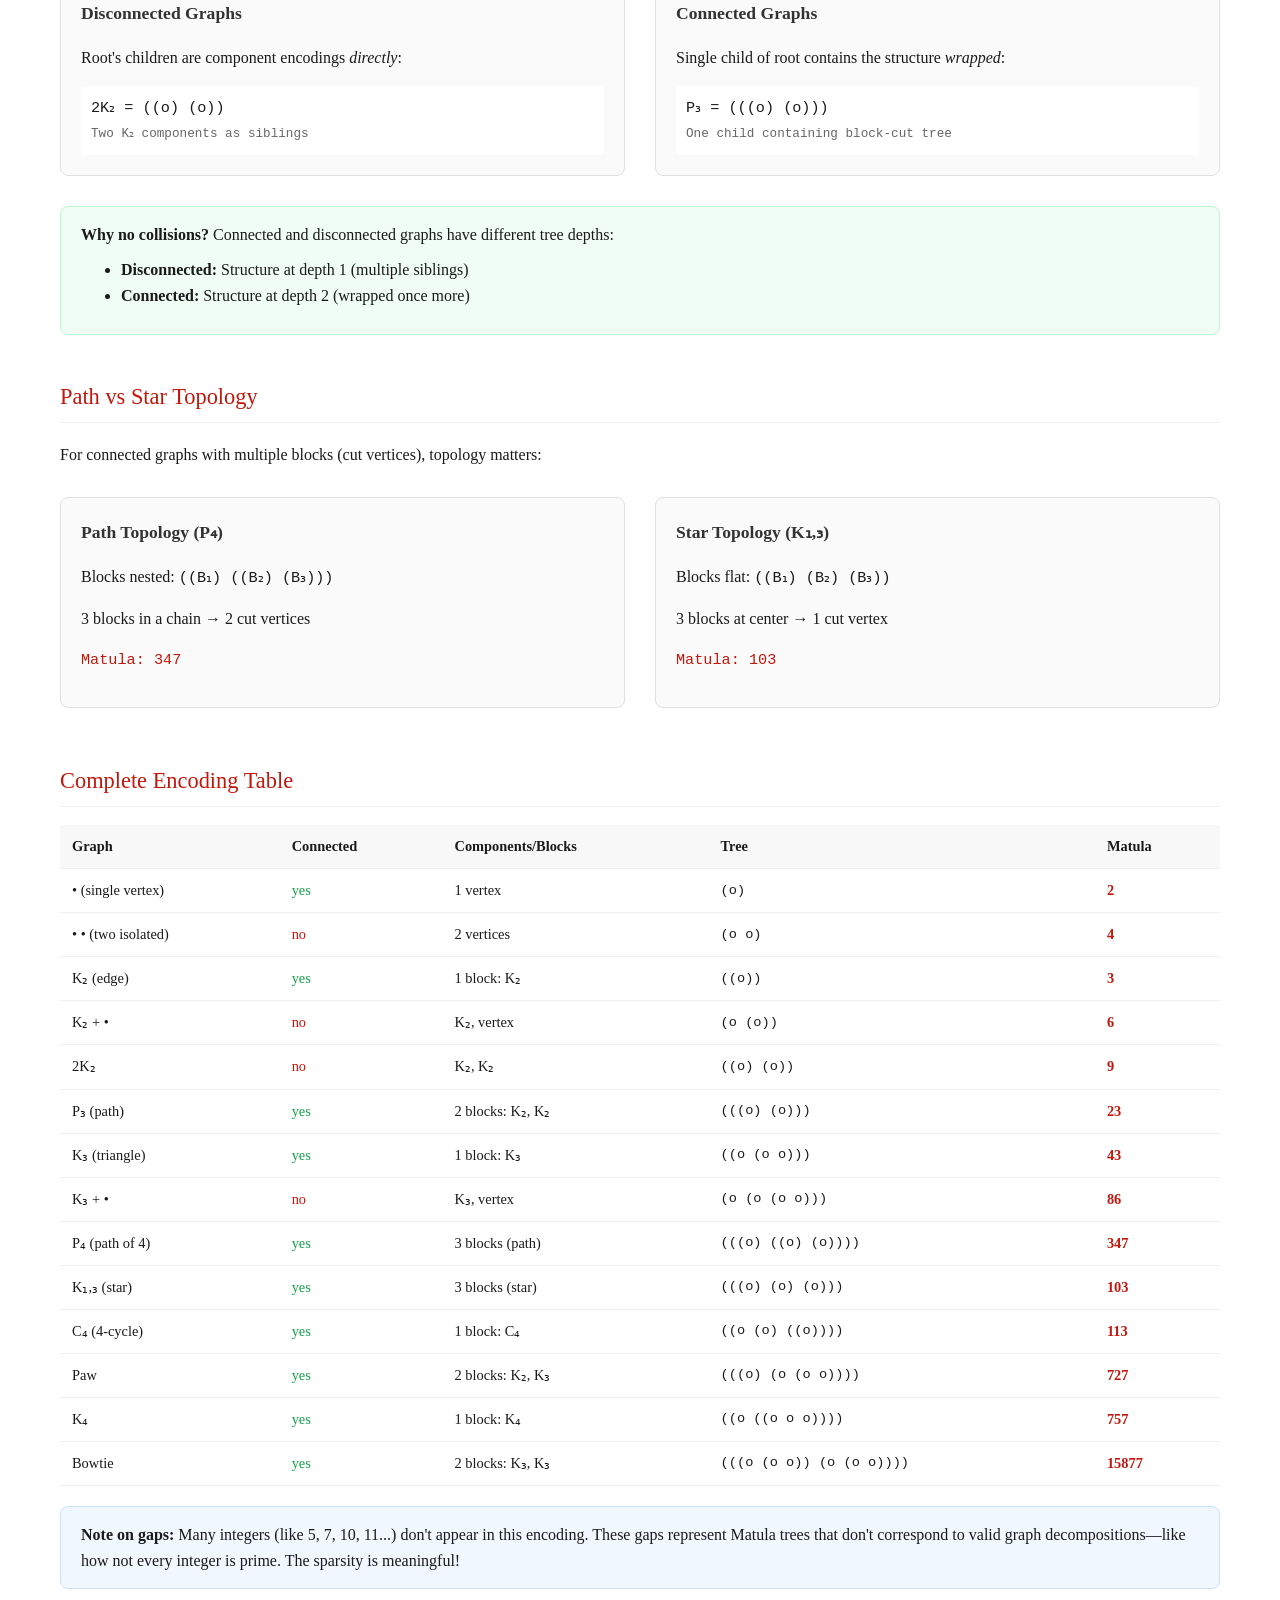
<file: 24-worksheet-collision-free-encoding.html>
<!DOCTYPE html>
<html lang="en">
<head>
    <meta charset="UTF-8">
    <meta name="viewport" content="width=device-width, initial-scale=1.0">
    <title>Collision-Free Graph Encoding</title>
    <style>
        * { box-sizing: border-box; }

        body {
            font-family: Georgia, 'Times New Roman', serif;
            max-width: 1200px;
            margin: 0 auto;
            padding: 40px 20px;
            background: #fff;
            color: #1a1a1a;
            line-height: 1.6;
        }

        h1 {
            font-size: 2.4em;
            font-weight: normal;
            margin-bottom: 0.2em;
            letter-spacing: -0.02em;
        }

        h2 {
            font-size: 1.4em;
            font-weight: normal;
            color: #c4170c;
            margin-top: 2em;
            border-bottom: 1px solid #eee;
            padding-bottom: 0.3em;
        }

        h3 {
            font-size: 1.1em;
            font-weight: bold;
            margin-top: 1.5em;
            color: #333;
        }

        .subtitle {
            font-size: 1.2em;
            color: #666;
            margin-bottom: 1.5em;
        }

        .red { color: #c4170c; }
        .blue { color: #2563eb; }
        .green { color: #16a34a; }

        .highlight-box {
            background: #fff8f0;
            border-left: 4px solid #c4170c;
            padding: 15px 20px;
            margin: 20px 0;
        }

        .info-box {
            background: #f0f7ff;
            border: 1px solid #cce0ff;
            border-radius: 8px;
            padding: 15px 20px;
            margin: 20px 0;
        }

        .success-box {
            background: #f0fdf4;
            border: 1px solid #bbf7d0;
            border-radius: 8px;
            padding: 15px 20px;
            margin: 20px 0;
        }

        /* Layout */
        .row {
            display: flex;
            gap: 30px;
            margin: 20px 0;
            flex-wrap: wrap;
        }

        .col {
            flex: 1;
            min-width: 300px;
        }

        .panel {
            background: #fafafa;
            border: 1px solid #e0e0e0;
            border-radius: 8px;
            padding: 20px;
            margin: 10px 0;
        }

        /* Canvas */
        canvas {
            border: 1px solid #ddd;
            border-radius: 4px;
            background: white;
            cursor: crosshair;
            display: block;
        }

        /* Controls */
        .controls {
            display: flex;
            flex-wrap: wrap;
            gap: 8px;
            margin: 15px 0;
        }

        button {
            font-family: inherit;
            font-size: 0.9em;
            padding: 8px 14px;
            border: 1px solid #ccc;
            background: white;
            border-radius: 4px;
            cursor: pointer;
            transition: all 0.15s;
        }

        button:hover {
            background: #f5f5f5;
            border-color: #999;
        }

        button.active, button.primary {
            background: #c4170c;
            color: white;
            border-color: #c4170c;
        }

        /* Tree display */
        .tree-container {
            background: white;
            border: 1px solid #ddd;
            border-radius: 8px;
            padding: 20px;
            min-height: 200px;
            margin: 10px 0;
        }

        .tree-svg {
            width: 100%;
            min-height: 180px;
        }

        .matula-display {
            font-family: 'SF Mono', Monaco, 'Courier New', monospace;
            font-size: 1.3em;
            padding: 15px;
            background: #f8f8f8;
            border-radius: 4px;
            margin: 10px 0;
        }

        .matula-number {
            color: #c4170c;
            font-weight: bold;
            font-size: 1.4em;
        }

        /* Encoding steps */
        .step {
            display: flex;
            align-items: flex-start;
            gap: 15px;
            padding: 15px;
            margin: 10px 0;
            background: white;
            border-radius: 8px;
            border: 1px solid #e0e0e0;
        }

        .step-number {
            width: 30px;
            height: 30px;
            background: #c4170c;
            color: white;
            border-radius: 50%;
            display: flex;
            align-items: center;
            justify-content: center;
            font-weight: bold;
            flex-shrink: 0;
        }

        .step-content {
            flex: 1;
        }

        .step-title {
            font-weight: bold;
            margin-bottom: 5px;
        }

        /* Legend */
        .legend {
            display: flex;
            gap: 20px;
            flex-wrap: wrap;
            margin: 15px 0;
            font-size: 0.9em;
        }

        .legend-item {
            display: flex;
            align-items: center;
            gap: 8px;
        }

        .legend-dot {
            width: 14px;
            height: 14px;
            border-radius: 50%;
        }

        /* Table */
        table {
            width: 100%;
            border-collapse: collapse;
            font-size: 0.9em;
            margin: 15px 0;
        }

        th, td {
            padding: 10px 12px;
            text-align: left;
            border-bottom: 1px solid #eee;
        }

        th {
            background: #f8f8f8;
            font-weight: bold;
        }

        tr:hover {
            background: #fafafa;
        }

        .mono {
            font-family: 'SF Mono', Monaco, monospace;
            font-size: 0.95em;
        }

        /* Component cards */
        .component-cards {
            display: flex;
            flex-wrap: wrap;
            gap: 10px;
            margin: 10px 0;
        }

        .component-card {
            background: white;
            border: 2px solid #ddd;
            border-radius: 8px;
            padding: 12px 15px;
            min-width: 100px;
            text-align: center;
        }

        .component-card.connected {
            border-color: #16a34a;
            background: #f0fdf4;
        }

        .component-card.disconnected {
            border-color: #dc2626;
            background: #fef2f2;
        }

        /* Instructions */
        .instructions {
            background: #fffbeb;
            border: 1px solid #fde68a;
            border-radius: 8px;
            padding: 15px 20px;
            margin: 20px 0;
        }

        .instructions ul {
            margin: 10px 0;
            padding-left: 20px;
        }

        kbd {
            background: #eee;
            border: 1px solid #ccc;
            border-radius: 3px;
            padding: 2px 6px;
            font-family: monospace;
            font-size: 0.85em;
        }
    </style>
</head>
<body>
    <h1>Collision-Free Graph → Matula Encoding</h1>
    <p class="subtitle">An intuitive bijection where tree structure reveals graph structure</p>

    <div class="highlight-box">
        <strong>The Key Insight:</strong> Use <em>tree depth</em> to distinguish connected vs disconnected graphs.
        Connected graphs wrap their structure one level deeper than disconnected ones.
    </div>

    <h2>Build a Graph</h2>

    <div class="instructions">
        <strong>Instructions:</strong>
        <ul>
            <li><strong>Click</strong> empty space to add a vertex</li>
            <li><strong>Drag</strong> from one vertex to another to add an edge</li>
            <li><strong>Right-click</strong> a vertex to delete it (and its edges)</li>
        </ul>
    </div>

    <div class="controls">
        <button onclick="clearGraph()">Clear</button>
        <span style="color:#ccc">│</span>
        <button onclick="loadPreset('vertex')">•</button>
        <button onclick="loadPreset('k2')">K₂</button>
        <button onclick="loadPreset('k3')">K₃</button>
        <button onclick="loadPreset('p3')">P₃</button>
        <button onclick="loadPreset('p4')">P₄</button>
        <button onclick="loadPreset('k13')">K₁,₃</button>
        <button onclick="loadPreset('c4')">C₄</button>
        <button onclick="loadPreset('k4')">K₄</button>
        <button onclick="loadPreset('2k2')">2K₂</button>
        <button onclick="loadPreset('k2iso')">K₂+•</button>
        <button onclick="loadPreset('k3iso')">K₃+•</button>
        <button onclick="loadPreset('paw')">Paw</button>
        <button onclick="loadPreset('bowtie')">Bowtie</button>
    </div>

    <canvas id="graphCanvas" width="600" height="280"></canvas>

    <h2>Encoding Process</h2>

    <div class="row">
        <div class="col">
            <div class="step">
                <div class="step-number">1</div>
                <div class="step-content">
                    <div class="step-title">Check Connectivity</div>
                    <div id="connectivityResult">Draw a graph to analyze</div>
                </div>
            </div>

            <div class="step">
                <div class="step-number">2</div>
                <div class="step-content">
                    <div class="step-title">Find Components & Blocks</div>
                    <div id="componentsResult">—</div>
                    <div class="component-cards" id="componentCards"></div>
                </div>
            </div>

            <div class="step">
                <div class="step-number">3</div>
                <div class="step-content">
                    <div class="step-title">Build Matula Tree</div>
                    <div id="treeDescription">—</div>
                </div>
            </div>
        </div>

        <div class="col">
            <h3>Resulting Matula Tree</h3>
            <div class="tree-container">
                <svg id="treeSvg" class="tree-svg"></svg>
            </div>

            <div class="legend">
                <div class="legend-item">
                    <div class="legend-dot" style="background:#333"></div>
                    <span>Root/Structure</span>
                </div>
                <div class="legend-item">
                    <div class="legend-dot" style="background:#c4170c"></div>
                    <span>Connectivity wrapper</span>
                </div>
                <div class="legend-item">
                    <div class="legend-dot" style="background:#2563eb"></div>
                    <span>Block construction</span>
                </div>
            </div>

            <div class="matula-display">
                Tree: <span id="treeNotation" class="mono">—</span><br>
                Matula: <span id="matulaNumber" class="matula-number">—</span>
            </div>
        </div>
    </div>

    <h2>The Encoding Rules</h2>

    <div class="row">
        <div class="col">
            <div class="panel">
                <h3 style="margin-top:0">Disconnected Graphs</h3>
                <p>Root's children are component encodings <em>directly</em>:</p>
                <div class="mono" style="background:#fff;padding:10px;border-radius:4px;">
                    2K₂ = ((o) (o))<br>
                    <small style="color:#666">Two K₂ components as siblings</small>
                </div>
            </div>
        </div>
        <div class="col">
            <div class="panel">
                <h3 style="margin-top:0">Connected Graphs</h3>
                <p>Single child of root contains the structure <em>wrapped</em>:</p>
                <div class="mono" style="background:#fff;padding:10px;border-radius:4px;">
                    P₃ = (((o) (o)))<br>
                    <small style="color:#666">One child containing block-cut tree</small>
                </div>
            </div>
        </div>
    </div>

    <div class="success-box">
        <strong>Why no collisions?</strong> Connected and disconnected graphs have different tree depths:
        <ul style="margin:10px 0;">
            <li><strong>Disconnected:</strong> Structure at depth 1 (multiple siblings)</li>
            <li><strong>Connected:</strong> Structure at depth 2 (wrapped once more)</li>
        </ul>
    </div>

    <h2>Path vs Star Topology</h2>

    <p>For connected graphs with multiple blocks (cut vertices), topology matters:</p>

    <div class="row">
        <div class="col">
            <div class="panel">
                <h3 style="margin-top:0">Path Topology (P₄)</h3>
                <p>Blocks nested: <span class="mono">((B₁) ((B₂) (B₃)))</span></p>
                <p>3 blocks in a chain → 2 cut vertices</p>
                <p class="mono" style="color:#c4170c">Matula: 347</p>
            </div>
        </div>
        <div class="col">
            <div class="panel">
                <h3 style="margin-top:0">Star Topology (K₁,₃)</h3>
                <p>Blocks flat: <span class="mono">((B₁) (B₂) (B₃))</span></p>
                <p>3 blocks at center → 1 cut vertex</p>
                <p class="mono" style="color:#c4170c">Matula: 103</p>
            </div>
        </div>
    </div>

    <h2>Complete Encoding Table</h2>

    <table>
        <tr>
            <th>Graph</th>
            <th>Connected</th>
            <th>Components/Blocks</th>
            <th>Tree</th>
            <th>Matula</th>
        </tr>
        <tr>
            <td>• (single vertex)</td>
            <td class="green">yes</td>
            <td>1 vertex</td>
            <td class="mono">(o)</td>
            <td class="red"><strong>2</strong></td>
        </tr>
        <tr>
            <td>• • (two isolated)</td>
            <td class="red">no</td>
            <td>2 vertices</td>
            <td class="mono">(o o)</td>
            <td class="red"><strong>4</strong></td>
        </tr>
        <tr>
            <td>K₂ (edge)</td>
            <td class="green">yes</td>
            <td>1 block: K₂</td>
            <td class="mono">((o))</td>
            <td class="red"><strong>3</strong></td>
        </tr>
        <tr>
            <td>K₂ + •</td>
            <td class="red">no</td>
            <td>K₂, vertex</td>
            <td class="mono">(o (o))</td>
            <td class="red"><strong>6</strong></td>
        </tr>
        <tr>
            <td>2K₂</td>
            <td class="red">no</td>
            <td>K₂, K₂</td>
            <td class="mono">((o) (o))</td>
            <td class="red"><strong>9</strong></td>
        </tr>
        <tr>
            <td>P₃ (path)</td>
            <td class="green">yes</td>
            <td>2 blocks: K₂, K₂</td>
            <td class="mono">(((o) (o)))</td>
            <td class="red"><strong>23</strong></td>
        </tr>
        <tr>
            <td>K₃ (triangle)</td>
            <td class="green">yes</td>
            <td>1 block: K₃</td>
            <td class="mono">((o (o o)))</td>
            <td class="red"><strong>43</strong></td>
        </tr>
        <tr>
            <td>K₃ + •</td>
            <td class="red">no</td>
            <td>K₃, vertex</td>
            <td class="mono">(o (o (o o)))</td>
            <td class="red"><strong>86</strong></td>
        </tr>
        <tr>
            <td>P₄ (path of 4)</td>
            <td class="green">yes</td>
            <td>3 blocks (path)</td>
            <td class="mono">(((o) ((o) (o))))</td>
            <td class="red"><strong>347</strong></td>
        </tr>
        <tr>
            <td>K₁,₃ (star)</td>
            <td class="green">yes</td>
            <td>3 blocks (star)</td>
            <td class="mono">(((o) (o) (o)))</td>
            <td class="red"><strong>103</strong></td>
        </tr>
        <tr>
            <td>C₄ (4-cycle)</td>
            <td class="green">yes</td>
            <td>1 block: C₄</td>
            <td class="mono">((o (o) ((o))))</td>
            <td class="red"><strong>113</strong></td>
        </tr>
        <tr>
            <td>Paw</td>
            <td class="green">yes</td>
            <td>2 blocks: K₂, K₃</td>
            <td class="mono">(((o) (o (o o))))</td>
            <td class="red"><strong>727</strong></td>
        </tr>
        <tr>
            <td>K₄</td>
            <td class="green">yes</td>
            <td>1 block: K₄</td>
            <td class="mono">((o ((o o o))))</td>
            <td class="red"><strong>757</strong></td>
        </tr>
        <tr>
            <td>Bowtie</td>
            <td class="green">yes</td>
            <td>2 blocks: K₃, K₃</td>
            <td class="mono">(((o (o o)) (o (o o))))</td>
            <td class="red"><strong>15877</strong></td>
        </tr>
    </table>

    <div class="info-box">
        <strong>Note on gaps:</strong> Many integers (like 5, 7, 10, 11...) don't appear in this encoding.
        These gaps represent Matula trees that don't correspond to valid graph decompositions—like
        how not every integer is prime. The sparsity is meaningful!
    </div>

    <script>
    // ═══════════════════════════════════════════════════════════════════════
    // GRAPH DATA STRUCTURE
    // ═══════════════════════════════════════════════════════════════════════

    let vertices = [];
    let edges = [];
    let dragging = false;
    let dragStart = null;
    let dragEnd = null;

    const canvas = document.getElementById('graphCanvas');
    const ctx = canvas.getContext('2d');

    // ═══════════════════════════════════════════════════════════════════════
    // DRAWING
    // ═══════════════════════════════════════════════════════════════════════

    function drawGraph() {
        ctx.clearRect(0, 0, canvas.width, canvas.height);

        // Edges
        ctx.strokeStyle = '#333';
        ctx.lineWidth = 2;
        edges.forEach(([u, v]) => {
            ctx.beginPath();
            ctx.moveTo(vertices[u].x, vertices[u].y);
            ctx.lineTo(vertices[v].x, vertices[v].y);
            ctx.stroke();
        });

        // Drag line
        if (dragging && dragStart !== null && dragEnd) {
            ctx.strokeStyle = '#c4170c';
            ctx.setLineDash([5, 5]);
            ctx.beginPath();
            ctx.moveTo(vertices[dragStart].x, vertices[dragStart].y);
            ctx.lineTo(dragEnd.x, dragEnd.y);
            ctx.stroke();
            ctx.setLineDash([]);
        }

        // Vertices
        vertices.forEach((v, i) => {
            ctx.beginPath();
            ctx.arc(v.x, v.y, 16, 0, Math.PI * 2);
            ctx.fillStyle = 'white';
            ctx.fill();
            ctx.strokeStyle = '#333';
            ctx.lineWidth = 2;
            ctx.stroke();

            ctx.fillStyle = '#333';
            ctx.font = '13px Georgia';
            ctx.textAlign = 'center';
            ctx.textBaseline = 'middle';
            ctx.fillText(i.toString(), v.x, v.y);
        });
    }

    function getVertexAt(x, y) {
        for (let i = 0; i < vertices.length; i++) {
            const dx = vertices[i].x - x;
            const dy = vertices[i].y - y;
            if (dx*dx + dy*dy < 400) return i;
        }
        return null;
    }

    function hasEdge(u, v) {
        return edges.some(([a, b]) => (a === u && b === v) || (a === v && b === u));
    }

    // ═══════════════════════════════════════════════════════════════════════
    // EVENT HANDLERS
    // ═══════════════════════════════════════════════════════════════════════

    canvas.addEventListener('mousedown', (e) => {
        const rect = canvas.getBoundingClientRect();
        const x = e.clientX - rect.left;
        const y = e.clientY - rect.top;
        const vi = getVertexAt(x, y);

        if (e.button === 2) {
            e.preventDefault();
            if (vi !== null) {
                edges = edges.filter(([a, b]) => a !== vi && b !== vi)
                    .map(([a, b]) => [a > vi ? a-1 : a, b > vi ? b-1 : b]);
                vertices.splice(vi, 1);
                updateEncoding();
            }
            drawGraph();
            return;
        }

        if (vi !== null) {
            dragging = true;
            dragStart = vi;
            dragEnd = {x, y};
        } else {
            vertices.push({x, y});
            updateEncoding();
        }
        drawGraph();
    });

    canvas.addEventListener('mousemove', (e) => {
        if (!dragging) return;
        const rect = canvas.getBoundingClientRect();
        dragEnd = { x: e.clientX - rect.left, y: e.clientY - rect.top };
        drawGraph();
    });

    canvas.addEventListener('mouseup', (e) => {
        if (!dragging) return;
        const rect = canvas.getBoundingClientRect();
        const x = e.clientX - rect.left;
        const y = e.clientY - rect.top;
        const vi = getVertexAt(x, y);

        if (vi !== null && vi !== dragStart && !hasEdge(dragStart, vi)) {
            edges.push([Math.min(dragStart, vi), Math.max(dragStart, vi)]);
            updateEncoding();
        }

        dragging = false;
        dragStart = null;
        dragEnd = null;
        drawGraph();
    });

    canvas.addEventListener('contextmenu', (e) => e.preventDefault());

    function clearGraph() {
        vertices = [];
        edges = [];
        updateEncoding();
        drawGraph();
    }

    // ═══════════════════════════════════════════════════════════════════════
    // PRESETS
    // ═══════════════════════════════════════════════════════════════════════

    function loadPreset(name) {
        const cx = canvas.width / 2;
        const cy = canvas.height / 2;
        vertices = [];
        edges = [];

        switch(name) {
            case 'vertex':
                vertices = [{x: cx, y: cy}];
                break;
            case 'k2':
                vertices = [{x: cx-40, y: cy}, {x: cx+40, y: cy}];
                edges = [[0,1]];
                break;
            case 'k3':
                vertices = [{x: cx, y: cy-45}, {x: cx-50, y: cy+35}, {x: cx+50, y: cy+35}];
                edges = [[0,1], [1,2], [0,2]];
                break;
            case 'p3':
                vertices = [{x: cx-80, y: cy}, {x: cx, y: cy}, {x: cx+80, y: cy}];
                edges = [[0,1], [1,2]];
                break;
            case 'p4':
                vertices = [{x: cx-120, y: cy}, {x: cx-40, y: cy}, {x: cx+40, y: cy}, {x: cx+120, y: cy}];
                edges = [[0,1], [1,2], [2,3]];
                break;
            case 'k13':
                vertices = [{x: cx, y: cy}, {x: cx-70, y: cy-50}, {x: cx+70, y: cy-50}, {x: cx, y: cy+70}];
                edges = [[0,1], [0,2], [0,3]];
                break;
            case 'c4':
                vertices = [{x: cx-50, y: cy-50}, {x: cx+50, y: cy-50}, {x: cx+50, y: cy+50}, {x: cx-50, y: cy+50}];
                edges = [[0,1], [1,2], [2,3], [3,0]];
                break;
            case 'k4':
                vertices = [{x: cx-50, y: cy-40}, {x: cx+50, y: cy-40}, {x: cx+50, y: cy+40}, {x: cx-50, y: cy+40}];
                edges = [[0,1], [1,2], [2,3], [3,0], [0,2], [1,3]];
                break;
            case '2k2':
                vertices = [{x: cx-100, y: cy}, {x: cx-40, y: cy}, {x: cx+40, y: cy}, {x: cx+100, y: cy}];
                edges = [[0,1], [2,3]];
                break;
            case 'k2iso':
                vertices = [{x: cx-60, y: cy}, {x: cx+20, y: cy}, {x: cx+100, y: cy}];
                edges = [[0,1]];
                break;
            case 'k3iso':
                vertices = [{x: cx-40, y: cy-40}, {x: cx-90, y: cy+30}, {x: cx+10, y: cy+30}, {x: cx+90, y: cy}];
                edges = [[0,1], [1,2], [0,2]];
                break;
            case 'paw':
                vertices = [{x: cx-60, y: cy-40}, {x: cx-60, y: cy+40}, {x: cx+20, y: cy}, {x: cx+100, y: cy}];
                edges = [[0,1], [1,2], [0,2], [2,3]];
                break;
            case 'bowtie':
                vertices = [{x: cx-90, y: cy-50}, {x: cx-90, y: cy+50}, {x: cx, y: cy}, {x: cx+90, y: cy-50}, {x: cx+90, y: cy+50}];
                edges = [[0,1], [1,2], [0,2], [2,3], [3,4], [2,4]];
                break;
        }

        updateEncoding();
        drawGraph();
    }

    // ═══════════════════════════════════════════════════════════════════════
    // GRAPH ANALYSIS
    // ═══════════════════════════════════════════════════════════════════════

    function findConnectedComponents() {
        const n = vertices.length;
        if (n === 0) return [];

        const adj = Array.from({length: n}, () => []);
        edges.forEach(([u, v]) => {
            adj[u].push(v);
            adj[v].push(u);
        });

        const visited = new Array(n).fill(false);
        const components = [];

        for (let i = 0; i < n; i++) {
            if (!visited[i]) {
                const comp = [];
                const queue = [i];
                visited[i] = true;
                while (queue.length > 0) {
                    const u = queue.shift();
                    comp.push(u);
                    for (const v of adj[u]) {
                        if (!visited[v]) {
                            visited[v] = true;
                            queue.push(v);
                        }
                    }
                }
                components.push(comp);
            }
        }

        return components;
    }

    function getComponentEdges(comp) {
        const compSet = new Set(comp);
        return edges.filter(([u, v]) => compSet.has(u) && compSet.has(v));
    }

    function analyzeBlock(nVerts, nEdges) {
        // Return block type and construction Matula
        if (nVerts === 1) return { type: 'vertex', matula: 1, tree: 'o' };
        if (nVerts === 2 && nEdges === 1) return { type: 'K₂', matula: 2, tree: '(o)' };
        if (nVerts === 3 && nEdges === 3) return { type: 'K₃', matula: 14, tree: '(o (o o))' };
        if (nVerts === 4 && nEdges === 4) return { type: 'C₄', matula: 30, tree: '(o (o) ((o)))' };
        if (nVerts === 4 && nEdges === 5) return { type: 'K₄-e', matula: 67, tree: '(((o o o)))' };
        if (nVerts === 4 && nEdges === 6) return { type: 'K₄', matula: 134, tree: '(o ((o o o)))' };
        if (nVerts === 5 && nEdges === 5) return { type: 'C₅', matula: 250, tree: '...' };
        return { type: `B(${nVerts},${nEdges})`, matula: nVerts * 100 + nEdges, tree: '...' };
    }

    function findBlocksInComponent(compVerts, compEdges) {
        // Simplified: check if 2-connected or find cut vertices
        const n = compVerts.length;
        const m = compEdges.length;

        if (n === 1) {
            return [{ verts: compVerts, edges: [], type: 'vertex' }];
        }

        if (n === 2 && m === 1) {
            return [{ verts: compVerts, edges: compEdges, type: 'K₂' }];
        }

        // Check for cut vertices using simple DFS
        const vMap = {};
        compVerts.forEach((v, i) => vMap[v] = i);
        const localAdj = Array.from({length: n}, () => []);
        compEdges.forEach(([u, v]) => {
            localAdj[vMap[u]].push(vMap[v]);
            localAdj[vMap[v]].push(vMap[u]);
        });

        // Find articulation points
        const visited = new Array(n).fill(false);
        const disc = new Array(n).fill(0);
        const low = new Array(n).fill(0);
        const parent = new Array(n).fill(-1);
        const isCut = new Array(n).fill(false);
        let timer = 0;

        function dfs(u) {
            let children = 0;
            visited[u] = true;
            disc[u] = low[u] = timer++;

            for (const v of localAdj[u]) {
                if (!visited[v]) {
                    children++;
                    parent[v] = u;
                    dfs(v);
                    low[u] = Math.min(low[u], low[v]);
                    if ((parent[u] === -1 && children > 1) || (parent[u] !== -1 && low[v] >= disc[u])) {
                        isCut[u] = true;
                    }
                } else if (v !== parent[u]) {
                    low[u] = Math.min(low[u], disc[v]);
                }
            }
        }

        dfs(0);

        const cuts = [];
        for (let i = 0; i < n; i++) {
            if (isCut[i]) cuts.push(compVerts[i]);
        }

        if (cuts.length === 0) {
            // 2-connected
            const info = analyzeBlock(n, m);
            return [{ verts: compVerts, edges: compEdges, type: info.type, matula: info.matula }];
        }

        // Has cuts - find blocks (simplified: assume each edge incident to cut is a block)
        // This is a simplification; proper implementation would use Tarjan's biconnected components
        const blocks = [];
        const usedEdges = new Set();

        // For each non-cut vertex group
        for (const edge of compEdges) {
            if (usedEdges.has(edge.join(','))) continue;

            // Find connected edges forming a block
            const blockEdges = [edge];
            usedEdges.add(edge.join(','));

            // Simplified: just use single edges as blocks for now
            const info = analyzeBlock(2, 1);
            blocks.push({ verts: edge, edges: [edge], type: 'K₂', matula: 2 });
        }

        // Detect triangles
        for (let i = 0; i < compVerts.length; i++) {
            for (let j = i+1; j < compVerts.length; j++) {
                for (let k = j+1; k < compVerts.length; k++) {
                    const vi = compVerts[i], vj = compVerts[j], vk = compVerts[k];
                    if (hasEdge(vi, vj) && hasEdge(vj, vk) && hasEdge(vi, vk)) {
                        // Found triangle
                        return [{ verts: [vi, vj, vk], edges: [[vi,vj],[vj,vk],[vi,vk]], type: 'K₃', matula: 14 }]
                            .concat(blocks.filter(b => !b.verts.some(v => [vi,vj,vk].includes(v))));
                    }
                }
            }
        }

        return blocks.length > 0 ? blocks : [{ verts: compVerts, edges: compEdges, type: analyzeBlock(n, m).type }];
    }

    // ═══════════════════════════════════════════════════════════════════════
    // MATULA ENCODING
    // ═══════════════════════════════════════════════════════════════════════

    function isPrime(n) {
        if (n < 2) return false;
        if (n === 2) return true;
        if (n % 2 === 0) return false;
        for (let i = 3; i * i <= n; i += 2) {
            if (n % i === 0) return false;
        }
        return true;
    }

    function nthPrime(n) {
        let count = 0, candidate = 1;
        while (count < n) {
            candidate++;
            if (isPrime(candidate)) count++;
        }
        return candidate;
    }

    function primeIndex(p) {
        let count = 0;
        for (let i = 2; i <= p; i++) {
            if (isPrime(i)) count++;
        }
        return count;
    }

    function primeFactors(n) {
        const factors = [];
        let d = 2;
        while (d * d <= n) {
            while (n % d === 0) {
                factors.push(d);
                n = Math.floor(n / d);
            }
            d++;
        }
        if (n > 1) factors.push(n);
        return factors;
    }

    function matulaToTree(n) {
        if (n === 1) return { children: [], matula: 1 };
        const factors = primeFactors(n);
        return {
            children: factors.map(p => matulaToTree(primeIndex(p))),
            matula: n
        };
    }

    function treeToString(tree) {
        if (tree.children.length === 0) return 'o';
        return '(' + tree.children.map(treeToString).join(' ') + ')';
    }

    function treeMatula(tree) {
        if (tree.children.length === 0) return 1;
        let result = 1;
        for (const child of tree.children) {
            result *= nthPrime(treeMatula(child));
        }
        return result;
    }

    // ═══════════════════════════════════════════════════════════════════════
    // BUILD ENCODING
    // ═══════════════════════════════════════════════════════════════════════

    function buildEncoding() {
        const n = vertices.length;
        if (n === 0) {
            return { connected: null, components: [], tree: null, matula: 0, treeStr: '—' };
        }

        const components = findConnectedComponents();
        const isConnected = components.length === 1;

        // Analyze each component
        const compInfos = components.map(comp => {
            const compEdges = getComponentEdges(comp);
            const blocks = findBlocksInComponent(comp, compEdges);
            return { vertices: comp, edges: compEdges, blocks };
        });

        let tree, matula, treeStr;

        if (isConnected) {
            const comp = compInfos[0];
            if (comp.vertices.length === 1) {
                // Single vertex: (o)
                tree = { children: [{ children: [], matula: 1 }] };
                matula = 2;
                treeStr = '(o)';
            } else if (comp.blocks.length === 1) {
                // Single block: ((block_tree))
                const blockMatula = comp.blocks[0].matula || analyzeBlock(comp.vertices.length, comp.edges.length).matula;
                const blockTree = matulaToTree(blockMatula);
                tree = { children: [blockTree] };
                matula = nthPrime(blockMatula);
                treeStr = '(' + treeToString(blockTree) + ')';
            } else {
                // Multiple blocks: detect topology
                const nBlocks = comp.blocks.length;
                const nCuts = Math.max(0, nBlocks - 1); // Simplified

                // Determine if path or star based on cut count vs block count
                const blockTrees = comp.blocks.map(b => matulaToTree(b.matula || 2));

                if (nCuts === 1 || nBlocks <= 2) {
                    // Star or simple: flat children
                    const inner = { children: blockTrees };
                    tree = { children: [inner] };
                } else {
                    // Path: nested
                    let result = blockTrees[blockTrees.length - 1];
                    for (let i = blockTrees.length - 2; i >= 0; i--) {
                        result = { children: [blockTrees[i], result] };
                    }
                    tree = { children: [result] };
                }

                matula = treeMatula(tree);
                treeStr = treeToString(tree);
            }
        } else {
            // Disconnected: children are component encodings
            const childTrees = compInfos.map(comp => {
                if (comp.vertices.length === 1) {
                    return { children: [], matula: 1 };
                } else {
                    const blockMatula = comp.blocks[0]?.matula || analyzeBlock(comp.vertices.length, comp.edges.length).matula;
                    return matulaToTree(blockMatula);
                }
            });

            tree = { children: childTrees };
            matula = treeMatula(tree);
            treeStr = treeToString(tree);
        }

        return { connected: isConnected, components: compInfos, tree, matula, treeStr };
    }

    // ═══════════════════════════════════════════════════════════════════════
    // TREE VISUALIZATION
    // ═══════════════════════════════════════════════════════════════════════

    function drawTreeSvg(tree, isConnected) {
        const svg = document.getElementById('treeSvg');
        svg.innerHTML = '';

        if (!tree) {
            svg.innerHTML = '<text x="50%" y="50%" text-anchor="middle" fill="#999">No graph</text>';
            return;
        }

        // Layout
        let nodeId = 0;
        function layout(node, depth) {
            const result = { id: nodeId++, depth, children: [] };
            if (node.children.length === 0) {
                result.width = 1;
            } else {
                result.children = node.children.map(c => layout(c, depth + 1));
                result.width = result.children.reduce((s, c) => s + c.width, 0);
            }
            return result;
        }

        function position(node, left, right, y) {
            node.x = (left + right) / 2;
            node.y = y;
            if (node.children.length > 0) {
                const totalW = node.children.reduce((s, c) => s + c.width, 0);
                let curLeft = left;
                node.children.forEach(child => {
                    const w = (right - left) * child.width / totalW;
                    position(child, curLeft, curLeft + w, y + 50);
                    curLeft += w;
                });
            }
        }

        const layoutTree = layout(tree, 0);
        const svgWidth = svg.clientWidth || 500;
        position(layoutTree, 30, svgWidth - 30, 30);

        let maxY = 30;
        function findMaxY(node) {
            maxY = Math.max(maxY, node.y);
            node.children.forEach(findMaxY);
        }
        findMaxY(layoutTree);
        svg.style.height = (maxY + 40) + 'px';

        // Draw
        function drawEdges(node) {
            node.children.forEach(child => {
                const line = document.createElementNS('http://www.w3.org/2000/svg', 'line');
                line.setAttribute('x1', node.x);
                line.setAttribute('y1', node.y);
                line.setAttribute('x2', child.x);
                line.setAttribute('y2', child.y);
                line.setAttribute('stroke', '#999');
                line.setAttribute('stroke-width', '2');
                svg.appendChild(line);
                drawEdges(child);
            });
        }
        drawEdges(layoutTree);

        function drawNodes(node) {
            const circle = document.createElementNS('http://www.w3.org/2000/svg', 'circle');
            circle.setAttribute('cx', node.x);
            circle.setAttribute('cy', node.y);
            circle.setAttribute('r', '8');

            // Color based on depth and connectivity
            if (node.depth === 0) {
                circle.setAttribute('fill', '#333');
            } else if (isConnected && node.depth === 1) {
                circle.setAttribute('fill', '#c4170c');
            } else {
                circle.setAttribute('fill', '#2563eb');
            }

            svg.appendChild(circle);
            node.children.forEach(drawNodes);
        }
        drawNodes(layoutTree);
    }

    // ═══════════════════════════════════════════════════════════════════════
    // UPDATE UI
    // ═══════════════════════════════════════════════════════════════════════

    function updateEncoding() {
        const result = buildEncoding();

        // Step 1: Connectivity
        const connEl = document.getElementById('connectivityResult');
        if (vertices.length === 0) {
            connEl.innerHTML = '<span style="color:#999">Draw a graph to analyze</span>';
        } else if (result.connected === null) {
            connEl.innerHTML = '<span style="color:#999">Empty graph</span>';
        } else if (result.connected) {
            connEl.innerHTML = '<span class="green"><strong>Connected</strong></span> — will wrap structure once';
        } else {
            connEl.innerHTML = '<span class="red"><strong>Disconnected</strong></span> — ' + result.components.length + ' components as siblings';
        }

        // Step 2: Components
        const compEl = document.getElementById('componentsResult');
        const cardsEl = document.getElementById('componentCards');

        if (result.components.length === 0) {
            compEl.innerHTML = '—';
            cardsEl.innerHTML = '';
        } else {
            compEl.innerHTML = result.components.length + ' component(s)';
            cardsEl.innerHTML = result.components.map((c, i) => {
                const blockStr = c.blocks.map(b => b.type).join(', ');
                const connClass = result.connected ? 'connected' : 'disconnected';
                return `<div class="component-card ${result.components.length === 1 ? connClass : ''}">
                    <div><strong>C${i+1}</strong></div>
                    <div style="font-size:0.85em;color:#666">${c.vertices.length}v, ${c.edges.length}e</div>
                    <div style="font-size:0.85em">${blockStr || 'vertex'}</div>
                </div>`;
            }).join('');
        }

        // Step 3: Tree description
        const treeDescEl = document.getElementById('treeDescription');
        if (!result.tree) {
            treeDescEl.innerHTML = '—';
        } else if (result.connected) {
            treeDescEl.innerHTML = 'Root has <strong>1 child</strong> (connectivity wrapper) containing structure';
        } else {
            treeDescEl.innerHTML = 'Root has <strong>' + result.components.length + ' children</strong> (one per component)';
        }

        // Tree visualization
        drawTreeSvg(result.tree, result.connected);

        // Matula display
        document.getElementById('treeNotation').textContent = result.treeStr;
        document.getElementById('matulaNumber').textContent = result.matula || '—';
    }

    // Initialize
    drawGraph();
    updateEncoding();
    </script>
</body>
</html>
</file>
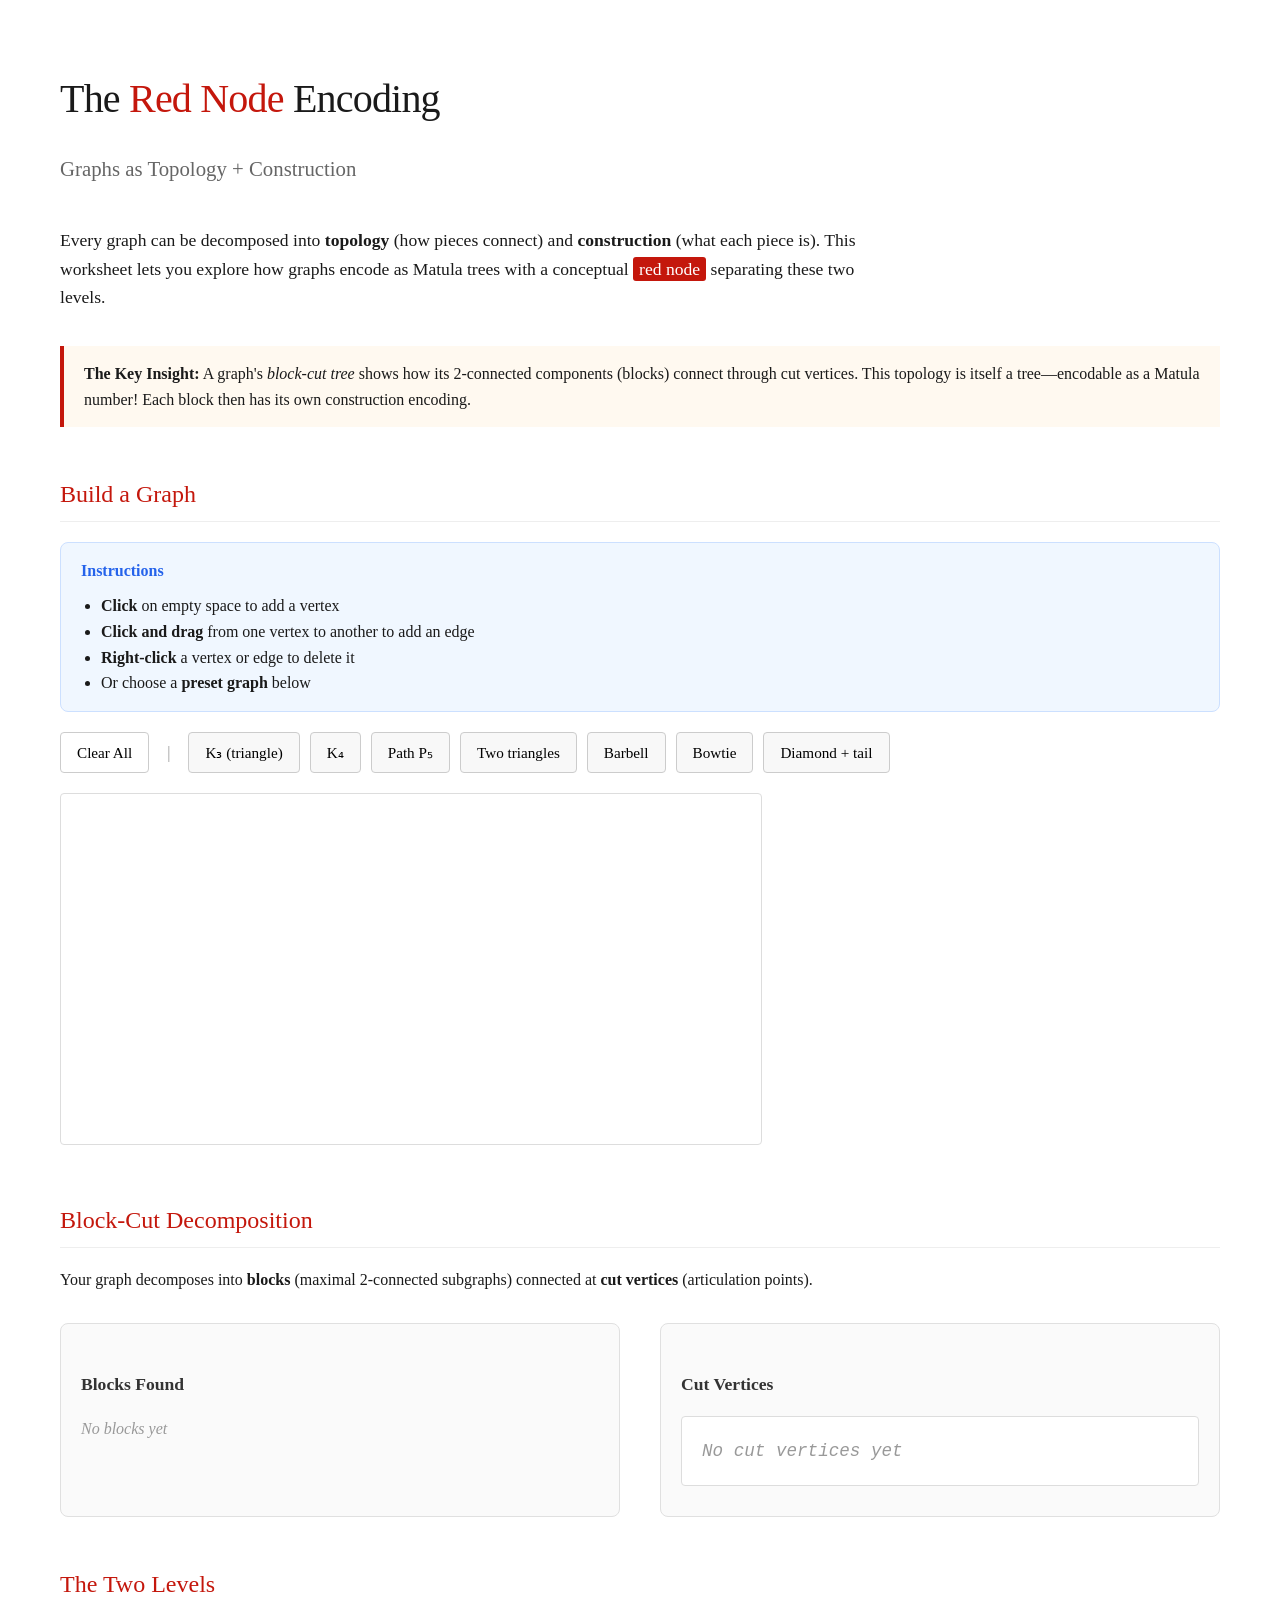
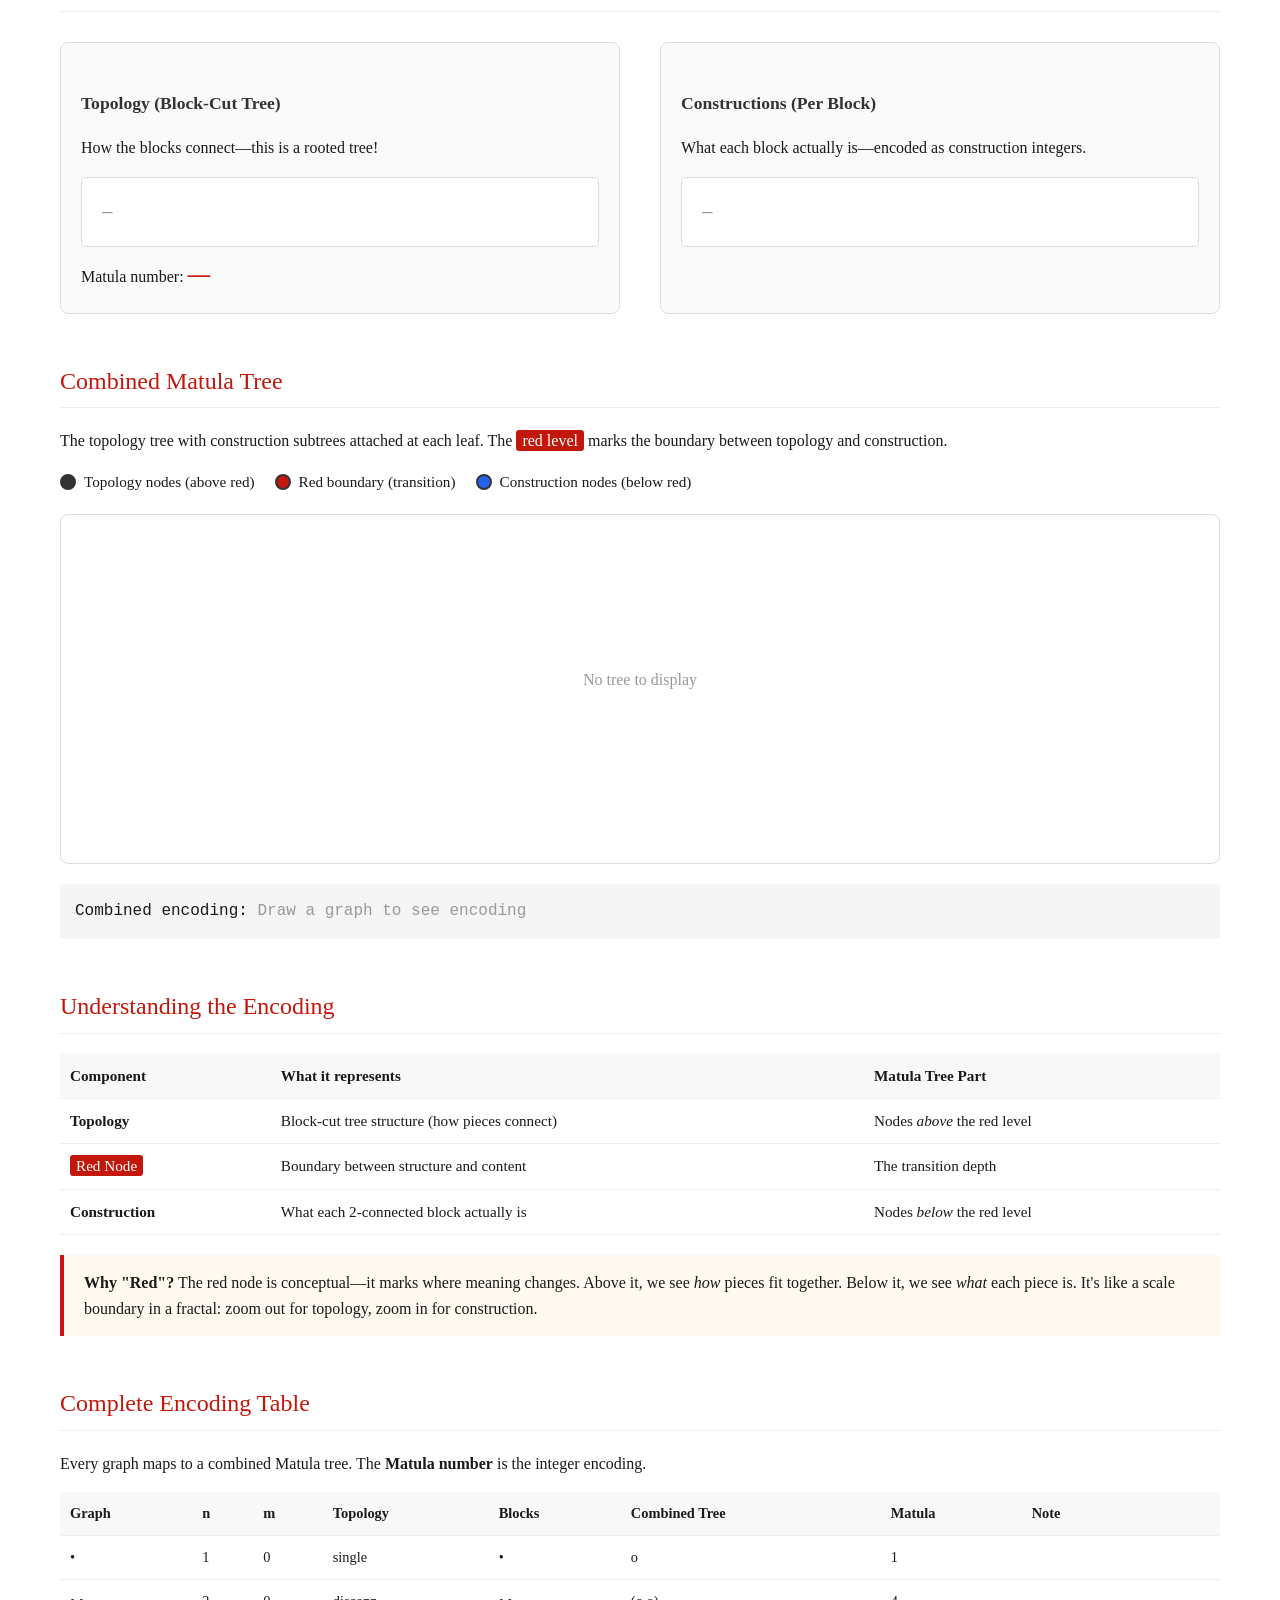
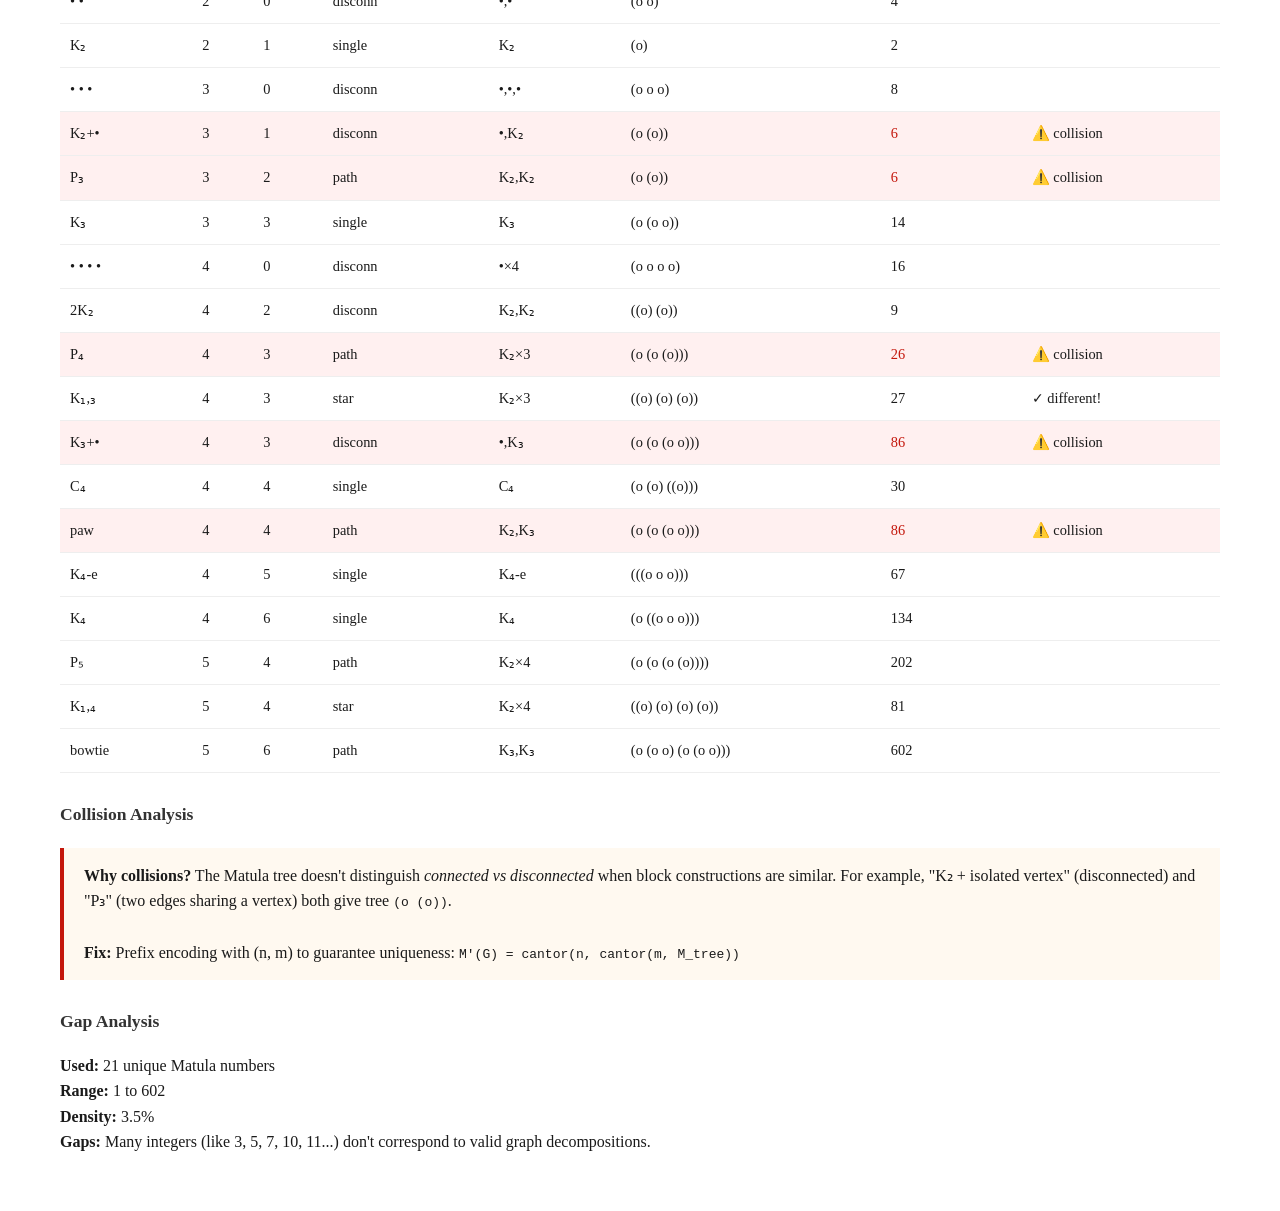
<file: 25-worksheet-red-node-encoding.html>
<!DOCTYPE html>
<html lang="en">
<head>
    <meta charset="UTF-8">
    <meta name="viewport" content="width=device-width, initial-scale=1.0">
    <title>Red Node Encoding: Topology + Construction</title>
    <style>
        * {
            box-sizing: border-box;
        }

        body {
            font-family: Georgia, 'Times New Roman', serif;
            max-width: 1200px;
            margin: 0 auto;
            padding: 40px 20px;
            background: #fff;
            color: #1a1a1a;
            line-height: 1.6;
        }

        h1 {
            font-size: 2.5em;
            font-weight: normal;
            margin-bottom: 0.3em;
            letter-spacing: -0.02em;
        }

        h2 {
            font-size: 1.5em;
            font-weight: normal;
            color: #c4170c;
            margin-top: 2em;
            border-bottom: 1px solid #eee;
            padding-bottom: 0.3em;
        }

        h3 {
            font-size: 1.1em;
            font-weight: bold;
            margin-top: 1.5em;
            color: #333;
        }

        .subtitle {
            font-size: 1.3em;
            color: #666;
            margin-bottom: 2em;
        }

        .intro {
            font-size: 1.1em;
            max-width: 800px;
            margin-bottom: 2em;
        }

        .red { color: #c4170c; }
        .red-bg { background: #c4170c; color: white; padding: 2px 6px; border-radius: 3px; }

        .columns {
            display: grid;
            grid-template-columns: 1fr 1fr;
            gap: 40px;
            margin: 30px 0;
        }

        .column {
            background: #fafafa;
            padding: 20px;
            border-radius: 8px;
            border: 1px solid #e0e0e0;
        }

        .full-width {
            grid-column: 1 / -1;
        }

        /* Graph Canvas */
        .graph-container {
            position: relative;
            margin: 20px 0;
        }

        canvas {
            border: 1px solid #ddd;
            border-radius: 4px;
            background: white;
            cursor: crosshair;
        }

        /* Controls */
        .controls {
            display: flex;
            flex-wrap: wrap;
            gap: 10px;
            margin: 15px 0;
        }

        button {
            font-family: inherit;
            font-size: 0.95em;
            padding: 8px 16px;
            border: 1px solid #ccc;
            background: white;
            border-radius: 4px;
            cursor: pointer;
            transition: all 0.2s;
        }

        button:hover {
            background: #f0f0f0;
            border-color: #999;
        }

        button.active {
            background: #c4170c;
            color: white;
            border-color: #c4170c;
        }

        button.preset {
            background: #f8f8f8;
        }

        select {
            font-family: inherit;
            font-size: 0.95em;
            padding: 8px 12px;
            border: 1px solid #ccc;
            border-radius: 4px;
            background: white;
        }

        /* Tree Display */
        .tree-display {
            font-family: 'SF Mono', Monaco, 'Courier New', monospace;
            font-size: 1.1em;
            background: white;
            padding: 20px;
            border-radius: 4px;
            border: 1px solid #ddd;
            min-height: 60px;
            margin: 10px 0;
        }

        .matula-number {
            font-size: 1.4em;
            color: #c4170c;
            font-weight: bold;
        }

        /* Block visualization */
        .block-viz {
            display: flex;
            flex-wrap: wrap;
            gap: 15px;
            margin: 15px 0;
        }

        .block-card {
            background: white;
            border: 2px solid #ddd;
            border-radius: 8px;
            padding: 15px;
            min-width: 120px;
            text-align: center;
        }

        .block-card.highlight {
            border-color: #c4170c;
        }

        .block-name {
            font-weight: bold;
            margin-bottom: 5px;
        }

        .block-edges {
            font-size: 0.9em;
            color: #666;
        }

        .block-construction {
            font-family: monospace;
            color: #c4170c;
            margin-top: 8px;
        }

        /* Combined tree visualization */
        .combined-tree {
            background: white;
            border: 1px solid #ddd;
            border-radius: 8px;
            padding: 20px;
            margin: 20px 0;
        }

        .tree-svg {
            width: 100%;
            min-height: 300px;
        }

        /* Info panels */
        .info-panel {
            background: #fff9f0;
            border-left: 4px solid #c4170c;
            padding: 15px 20px;
            margin: 20px 0;
        }

        .formula {
            font-family: 'SF Mono', Monaco, monospace;
            background: #f5f5f5;
            padding: 15px;
            border-radius: 4px;
            overflow-x: auto;
        }

        /* Legend */
        .legend {
            display: flex;
            gap: 20px;
            margin: 15px 0;
            font-size: 0.95em;
        }

        .legend-item {
            display: flex;
            align-items: center;
            gap: 8px;
        }

        .legend-dot {
            width: 16px;
            height: 16px;
            border-radius: 50%;
            border: 2px solid #333;
        }

        .legend-dot.black { background: #333; }
        .legend-dot.red { background: #c4170c; }
        .legend-dot.blue { background: #2563eb; }
        .legend-dot.hollow { background: white; }

        /* Table */
        table {
            width: 100%;
            border-collapse: collapse;
            margin: 15px 0;
            font-size: 0.95em;
        }

        th, td {
            padding: 10px;
            text-align: left;
            border-bottom: 1px solid #eee;
        }

        th {
            background: #f8f8f8;
            font-weight: bold;
        }

        /* Instructions */
        .instructions {
            background: #f0f7ff;
            border: 1px solid #cce0ff;
            border-radius: 8px;
            padding: 15px 20px;
            margin: 20px 0;
        }

        .instructions h4 {
            margin: 0 0 10px 0;
            color: #2563eb;
        }

        .instructions ul {
            margin: 0;
            padding-left: 20px;
        }

        kbd {
            background: #eee;
            border: 1px solid #ccc;
            border-radius: 3px;
            padding: 2px 6px;
            font-family: monospace;
            font-size: 0.9em;
        }
    </style>
</head>
<body>
    <h1>The <span class="red">Red Node</span> Encoding</h1>
    <p class="subtitle">Graphs as Topology + Construction</p>

    <p class="intro">
        Every graph can be decomposed into <strong>topology</strong> (how pieces connect) and
        <strong>construction</strong> (what each piece is). This worksheet lets you explore
        how graphs encode as Matula trees with a conceptual <span class="red-bg">red node</span>
        separating these two levels.
    </p>

    <div class="info-panel">
        <strong>The Key Insight:</strong> A graph's <em>block-cut tree</em> shows how its
        2-connected components (blocks) connect through cut vertices. This topology is itself
        a tree—encodable as a Matula number! Each block then has its own construction encoding.
    </div>

    <h2>Build a Graph</h2>

    <div class="instructions">
        <h4>Instructions</h4>
        <ul>
            <li><strong>Click</strong> on empty space to add a vertex</li>
            <li><strong>Click and drag</strong> from one vertex to another to add an edge</li>
            <li><strong>Right-click</strong> a vertex or edge to delete it</li>
            <li>Or choose a <strong>preset graph</strong> below</li>
        </ul>
    </div>

    <div class="controls">
        <button id="clearBtn">Clear All</button>
        <span style="color: #999; padding: 8px;">|</span>
        <button class="preset" onclick="loadPreset('k3')">K₃ (triangle)</button>
        <button class="preset" onclick="loadPreset('k4')">K₄</button>
        <button class="preset" onclick="loadPreset('path')">Path P₅</button>
        <button class="preset" onclick="loadPreset('twoTriangles')">Two triangles</button>
        <button class="preset" onclick="loadPreset('barbell')">Barbell</button>
        <button class="preset" onclick="loadPreset('bowtie')">Bowtie</button>
        <button class="preset" onclick="loadPreset('diamond')">Diamond + tail</button>
    </div>

    <div class="graph-container">
        <canvas id="graphCanvas" width="700" height="350"></canvas>
    </div>

    <h2>Block-Cut Decomposition</h2>

    <p>Your graph decomposes into <strong>blocks</strong> (maximal 2-connected subgraphs)
    connected at <strong>cut vertices</strong> (articulation points).</p>

    <div class="columns">
        <div class="column">
            <h3>Blocks Found</h3>
            <div id="blocksDisplay" class="block-viz">
                <em style="color: #999;">Draw a graph to see blocks</em>
            </div>
        </div>
        <div class="column">
            <h3>Cut Vertices</h3>
            <div id="cutsDisplay" class="tree-display">
                <em style="color: #999;">No cut vertices yet</em>
            </div>
        </div>
    </div>

    <h2>The Two Levels</h2>

    <div class="columns">
        <div class="column">
            <h3>Topology (Block-Cut Tree)</h3>
            <p>How the blocks connect—this is a rooted tree!</p>
            <div id="topologyTree" class="tree-display">
                <em style="color: #999;">—</em>
            </div>
            <div>
                Matula number: <span id="topologyMatula" class="matula-number">—</span>
            </div>
        </div>
        <div class="column">
            <h3>Constructions (Per Block)</h3>
            <p>What each block actually is—encoded as construction integers.</p>
            <div id="constructionsDisplay" class="tree-display">
                <em style="color: #999;">—</em>
            </div>
        </div>
    </div>

    <h2>Combined Matula Tree</h2>

    <p>The topology tree with construction subtrees attached at each leaf.
    The <span class="red-bg">red level</span> marks the boundary between topology and construction.</p>

    <div class="legend">
        <div class="legend-item">
            <div class="legend-dot black"></div>
            <span>Topology nodes (above red)</span>
        </div>
        <div class="legend-item">
            <div class="legend-dot red"></div>
            <span>Red boundary (transition)</span>
        </div>
        <div class="legend-item">
            <div class="legend-dot blue"></div>
            <span>Construction nodes (below red)</span>
        </div>
    </div>

    <div class="combined-tree">
        <svg id="treeSvg" class="tree-svg"></svg>
    </div>

    <div class="formula" id="encodingFormula">
        Combined encoding: <span style="color: #999;">Draw a graph to see encoding</span>
    </div>

    <h2>Understanding the Encoding</h2>

    <table>
        <tr>
            <th>Component</th>
            <th>What it represents</th>
            <th>Matula Tree Part</th>
        </tr>
        <tr>
            <td><strong>Topology</strong></td>
            <td>Block-cut tree structure (how pieces connect)</td>
            <td>Nodes <em>above</em> the red level</td>
        </tr>
        <tr>
            <td><span class="red-bg">Red Node</span></td>
            <td>Boundary between structure and content</td>
            <td>The transition depth</td>
        </tr>
        <tr>
            <td><strong>Construction</strong></td>
            <td>What each 2-connected block actually is</td>
            <td>Nodes <em>below</em> the red level</td>
        </tr>
    </table>

    <div class="info-panel">
        <strong>Why "Red"?</strong> The red node is conceptual—it marks where meaning changes.
        Above it, we see <em>how</em> pieces fit together. Below it, we see <em>what</em> each piece is.
        It's like a scale boundary in a fractal: zoom out for topology, zoom in for construction.
    </div>

    <h2>Complete Encoding Table</h2>

    <p>Every graph maps to a combined Matula tree. The <strong>Matula number</strong> is the integer encoding.</p>

    <table id="examplesTable" style="font-size: 0.9em;">
        <tr>
            <th>Graph</th>
            <th>n</th>
            <th>m</th>
            <th>Topology</th>
            <th>Blocks</th>
            <th>Combined Tree</th>
            <th>Matula</th>
            <th>Note</th>
        </tr>
        <tr><td>•</td><td>1</td><td>0</td><td>single</td><td>•</td><td>o</td><td>1</td><td></td></tr>
        <tr><td>• •</td><td>2</td><td>0</td><td>disconn</td><td>•,•</td><td>(o o)</td><td>4</td><td></td></tr>
        <tr><td>K₂</td><td>2</td><td>1</td><td>single</td><td>K₂</td><td>(o)</td><td>2</td><td></td></tr>
        <tr><td>• • •</td><td>3</td><td>0</td><td>disconn</td><td>•,•,•</td><td>(o o o)</td><td>8</td><td></td></tr>
        <tr style="background:#fff0f0;"><td>K₂+•</td><td>3</td><td>1</td><td>disconn</td><td>•,K₂</td><td>(o (o))</td><td class="red">6</td><td>⚠️ collision</td></tr>
        <tr style="background:#fff0f0;"><td>P₃</td><td>3</td><td>2</td><td>path</td><td>K₂,K₂</td><td>(o (o))</td><td class="red">6</td><td>⚠️ collision</td></tr>
        <tr><td>K₃</td><td>3</td><td>3</td><td>single</td><td>K₃</td><td>(o (o o))</td><td>14</td><td></td></tr>
        <tr><td>• • • •</td><td>4</td><td>0</td><td>disconn</td><td>•×4</td><td>(o o o o)</td><td>16</td><td></td></tr>
        <tr><td>2K₂</td><td>4</td><td>2</td><td>disconn</td><td>K₂,K₂</td><td>((o) (o))</td><td>9</td><td></td></tr>
        <tr style="background:#fff0f0;"><td>P₄</td><td>4</td><td>3</td><td>path</td><td>K₂×3</td><td>(o (o (o)))</td><td class="red">26</td><td>⚠️ collision</td></tr>
        <tr><td>K₁,₃</td><td>4</td><td>3</td><td>star</td><td>K₂×3</td><td>((o) (o) (o))</td><td>27</td><td>✓ different!</td></tr>
        <tr style="background:#fff0f0;"><td>K₃+•</td><td>4</td><td>3</td><td>disconn</td><td>•,K₃</td><td>(o (o (o o)))</td><td class="red">86</td><td>⚠️ collision</td></tr>
        <tr><td>C₄</td><td>4</td><td>4</td><td>single</td><td>C₄</td><td>(o (o) ((o)))</td><td>30</td><td></td></tr>
        <tr style="background:#fff0f0;"><td>paw</td><td>4</td><td>4</td><td>path</td><td>K₂,K₃</td><td>(o (o (o o)))</td><td class="red">86</td><td>⚠️ collision</td></tr>
        <tr><td>K₄-e</td><td>4</td><td>5</td><td>single</td><td>K₄-e</td><td>(((o o o)))</td><td>67</td><td></td></tr>
        <tr><td>K₄</td><td>4</td><td>6</td><td>single</td><td>K₄</td><td>(o ((o o o)))</td><td>134</td><td></td></tr>
        <tr><td>P₅</td><td>5</td><td>4</td><td>path</td><td>K₂×4</td><td>(o (o (o (o))))</td><td>202</td><td></td></tr>
        <tr><td>K₁,₄</td><td>5</td><td>4</td><td>star</td><td>K₂×4</td><td>((o) (o) (o) (o))</td><td>81</td><td></td></tr>
        <tr><td>bowtie</td><td>5</td><td>6</td><td>path</td><td>K₃,K₃</td><td>(o (o o) (o (o o)))</td><td>602</td><td></td></tr>
    </table>

    <h3>Collision Analysis</h3>
    <div class="info-panel">
        <strong>Why collisions?</strong> The Matula tree doesn't distinguish <em>connected vs disconnected</em>
        when block constructions are similar. For example, "K₂ + isolated vertex" (disconnected) and
        "P₃" (two edges sharing a vertex) both give tree <code>(o (o))</code>.
        <br><br>
        <strong>Fix:</strong> Prefix encoding with (n, m) to guarantee uniqueness:
        <code>M'(G) = cantor(n, cantor(m, M_tree))</code>
    </div>

    <h3>Gap Analysis</h3>
    <p>
        <strong>Used:</strong> 21 unique Matula numbers<br>
        <strong>Range:</strong> 1 to 602<br>
        <strong>Density:</strong> 3.5%<br>
        <strong>Gaps:</strong> Many integers (like 3, 5, 7, 10, 11...) don't correspond to valid graph decompositions.
    </p>

    <script>
        // ============================================
        // GRAPH DATA STRUCTURE
        // ============================================

        let vertices = [];  // [{x, y, id}]
        let edges = [];     // [{u, v}] where u, v are vertex indices
        let nextId = 0;

        let dragging = false;
        let dragStart = null;
        let dragEnd = null;

        const canvas = document.getElementById('graphCanvas');
        const ctx = canvas.getContext('2d');

        // ============================================
        // GRAPH DRAWING
        // ============================================

        function drawGraph() {
            ctx.clearRect(0, 0, canvas.width, canvas.height);

            // Draw edges
            ctx.strokeStyle = '#333';
            ctx.lineWidth = 2;
            edges.forEach(e => {
                const u = vertices[e.u];
                const v = vertices[e.v];
                ctx.beginPath();
                ctx.moveTo(u.x, u.y);
                ctx.lineTo(v.x, v.y);
                ctx.stroke();
            });

            // Draw drag line
            if (dragging && dragStart !== null && dragEnd) {
                ctx.strokeStyle = '#c4170c';
                ctx.setLineDash([5, 5]);
                ctx.beginPath();
                ctx.moveTo(vertices[dragStart].x, vertices[dragStart].y);
                ctx.lineTo(dragEnd.x, dragEnd.y);
                ctx.stroke();
                ctx.setLineDash([]);
            }

            // Draw vertices
            vertices.forEach((v, i) => {
                ctx.beginPath();
                ctx.arc(v.x, v.y, 15, 0, Math.PI * 2);
                ctx.fillStyle = 'white';
                ctx.fill();
                ctx.strokeStyle = '#333';
                ctx.lineWidth = 2;
                ctx.stroke();

                // Label
                ctx.fillStyle = '#333';
                ctx.font = '12px Georgia';
                ctx.textAlign = 'center';
                ctx.textBaseline = 'middle';
                ctx.fillText(i.toString(), v.x, v.y);
            });
        }

        function getVertexAt(x, y) {
            for (let i = 0; i < vertices.length; i++) {
                const v = vertices[i];
                const dx = v.x - x;
                const dy = v.y - y;
                if (dx * dx + dy * dy < 20 * 20) {
                    return i;
                }
            }
            return null;
        }

        function hasEdge(u, v) {
            return edges.some(e =>
                (e.u === u && e.v === v) || (e.u === v && e.v === u)
            );
        }

        // ============================================
        // CANVAS EVENTS
        // ============================================

        canvas.addEventListener('mousedown', (e) => {
            const rect = canvas.getBoundingClientRect();
            const x = e.clientX - rect.left;
            const y = e.clientY - rect.top;

            const vi = getVertexAt(x, y);

            if (e.button === 2) {
                // Right click - delete
                e.preventDefault();
                if (vi !== null) {
                    // Delete vertex and its edges
                    edges = edges.filter(edge => edge.u !== vi && edge.v !== vi);
                    // Reindex edges
                    edges = edges.map(edge => ({
                        u: edge.u > vi ? edge.u - 1 : edge.u,
                        v: edge.v > vi ? edge.v - 1 : edge.v
                    }));
                    vertices.splice(vi, 1);
                    updateAnalysis();
                    drawGraph();
                }
                return;
            }

            if (vi !== null) {
                // Start dragging edge
                dragging = true;
                dragStart = vi;
                dragEnd = {x, y};
            } else {
                // Add new vertex
                vertices.push({x, y, id: nextId++});
                updateAnalysis();
            }
            drawGraph();
        });

        canvas.addEventListener('mousemove', (e) => {
            if (!dragging) return;
            const rect = canvas.getBoundingClientRect();
            dragEnd = {
                x: e.clientX - rect.left,
                y: e.clientY - rect.top
            };
            drawGraph();
        });

        canvas.addEventListener('mouseup', (e) => {
            if (!dragging) return;

            const rect = canvas.getBoundingClientRect();
            const x = e.clientX - rect.left;
            const y = e.clientY - rect.top;
            const vi = getVertexAt(x, y);

            if (vi !== null && vi !== dragStart && !hasEdge(dragStart, vi)) {
                edges.push({u: Math.min(dragStart, vi), v: Math.max(dragStart, vi)});
                updateAnalysis();
            }

            dragging = false;
            dragStart = null;
            dragEnd = null;
            drawGraph();
        });

        canvas.addEventListener('contextmenu', (e) => e.preventDefault());

        document.getElementById('clearBtn').addEventListener('click', () => {
            vertices = [];
            edges = [];
            nextId = 0;
            updateAnalysis();
            drawGraph();
        });

        // ============================================
        // PRESET GRAPHS
        // ============================================

        function loadPreset(name) {
            vertices = [];
            edges = [];

            const cx = canvas.width / 2;
            const cy = canvas.height / 2;

            switch(name) {
                case 'k3':
                    vertices = [
                        {x: cx, y: cy - 60},
                        {x: cx - 60, y: cy + 40},
                        {x: cx + 60, y: cy + 40}
                    ];
                    edges = [{u: 0, v: 1}, {u: 1, v: 2}, {u: 0, v: 2}];
                    break;

                case 'k4':
                    vertices = [
                        {x: cx - 60, y: cy - 50},
                        {x: cx + 60, y: cy - 50},
                        {x: cx + 60, y: cy + 50},
                        {x: cx - 60, y: cy + 50}
                    ];
                    edges = [
                        {u: 0, v: 1}, {u: 1, v: 2}, {u: 2, v: 3}, {u: 3, v: 0},
                        {u: 0, v: 2}, {u: 1, v: 3}
                    ];
                    break;

                case 'path':
                    for (let i = 0; i < 5; i++) {
                        vertices.push({x: 100 + i * 120, y: cy});
                    }
                    for (let i = 0; i < 4; i++) {
                        edges.push({u: i, v: i + 1});
                    }
                    break;

                case 'twoTriangles':
                    vertices = [
                        {x: cx - 100, y: cy - 50},
                        {x: cx - 40, y: cy + 30},
                        {x: cx, y: cy - 50},
                        {x: cx + 60, y: cy + 30},
                        {x: cx + 120, y: cy - 50}
                    ];
                    edges = [
                        {u: 0, v: 1}, {u: 1, v: 2}, {u: 0, v: 2},  // first triangle
                        {u: 2, v: 3}, {u: 3, v: 4}, {u: 2, v: 4}   // second triangle
                    ];
                    break;

                case 'barbell':
                    vertices = [
                        {x: cx - 150, y: cy - 40},
                        {x: cx - 100, y: cy + 40},
                        {x: cx - 50, y: cy},
                        {x: cx + 50, y: cy},
                        {x: cx + 100, y: cy + 40},
                        {x: cx + 150, y: cy - 40}
                    ];
                    edges = [
                        {u: 0, v: 1}, {u: 1, v: 2}, {u: 0, v: 2},  // left triangle
                        {u: 2, v: 3},                              // bridge
                        {u: 3, v: 4}, {u: 4, v: 5}, {u: 3, v: 5}   // right triangle
                    ];
                    break;

                case 'bowtie':
                    vertices = [
                        {x: cx - 80, y: cy - 50},
                        {x: cx - 80, y: cy + 50},
                        {x: cx, y: cy},
                        {x: cx + 80, y: cy - 50},
                        {x: cx + 80, y: cy + 50}
                    ];
                    edges = [
                        {u: 0, v: 1}, {u: 1, v: 2}, {u: 0, v: 2},
                        {u: 2, v: 3}, {u: 3, v: 4}, {u: 2, v: 4}
                    ];
                    break;

                case 'diamond':
                    vertices = [
                        {x: cx - 150, y: cy},
                        {x: cx - 80, y: cy - 50},
                        {x: cx - 80, y: cy + 50},
                        {x: cx, y: cy},
                        {x: cx + 80, y: cy}
                    ];
                    edges = [
                        {u: 0, v: 1}, {u: 0, v: 2},
                        {u: 1, v: 2}, {u: 1, v: 3}, {u: 2, v: 3},
                        {u: 3, v: 4}
                    ];
                    break;
            }

            nextId = vertices.length;
            updateAnalysis();
            drawGraph();
        }

        // ============================================
        // BLOCK-CUT DECOMPOSITION
        // ============================================

        function findBlocksCuts() {
            const n = vertices.length;
            if (n === 0) return { blocks: [], cuts: [], blockCutTree: null };
            if (edges.length === 0) {
                // Each vertex is its own trivial block
                const blocks = vertices.map((_, i) => ({ vertices: [i], edges: [] }));
                return { blocks, cuts: [], blockCutTree: null };
            }

            // Build adjacency list
            const adj = Array.from({length: n}, () => []);
            edges.forEach(e => {
                adj[e.u].push(e.v);
                adj[e.v].push(e.u);
            });

            // Tarjan's algorithm for biconnected components
            const visited = new Array(n).fill(false);
            const disc = new Array(n).fill(0);
            const low = new Array(n).fill(0);
            const parent = new Array(n).fill(-1);
            const isCut = new Array(n).fill(false);
            let timer = 0;

            const blocks = [];
            const edgeStack = [];

            function dfs(u) {
                let children = 0;
                visited[u] = true;
                disc[u] = low[u] = timer++;

                for (const v of adj[u]) {
                    if (!visited[v]) {
                        children++;
                        parent[v] = u;
                        edgeStack.push([u, v]);
                        dfs(v);
                        low[u] = Math.min(low[u], low[v]);

                        // Check articulation point
                        if ((parent[u] === -1 && children > 1) ||
                            (parent[u] !== -1 && low[v] >= disc[u])) {
                            isCut[u] = true;
                        }

                        // Pop block
                        if (low[v] >= disc[u]) {
                            const blockEdges = [];
                            const blockVertices = new Set();
                            while (edgeStack.length > 0) {
                                const edge = edgeStack[edgeStack.length - 1];
                                if ((edge[0] === u && edge[1] === v) ||
                                    disc[edge[0]] >= disc[u] && disc[edge[1]] >= disc[u]) {
                                    edgeStack.pop();
                                    blockEdges.push(edge);
                                    blockVertices.add(edge[0]);
                                    blockVertices.add(edge[1]);
                                    if (edge[0] === u && edge[1] === v) break;
                                } else {
                                    break;
                                }
                            }
                            if (blockEdges.length > 0) {
                                blocks.push({
                                    vertices: Array.from(blockVertices),
                                    edges: blockEdges
                                });
                            }
                        }
                    } else if (v !== parent[u] && disc[v] < disc[u]) {
                        low[u] = Math.min(low[u], disc[v]);
                        edgeStack.push([u, v]);
                    }
                }
            }

            for (let i = 0; i < n; i++) {
                if (!visited[i]) {
                    dfs(i);
                    // Remaining edges form a block
                    if (edgeStack.length > 0) {
                        const blockEdges = [...edgeStack];
                        const blockVertices = new Set();
                        blockEdges.forEach(e => {
                            blockVertices.add(e[0]);
                            blockVertices.add(e[1]);
                        });
                        blocks.push({
                            vertices: Array.from(blockVertices),
                            edges: blockEdges
                        });
                        edgeStack.length = 0;
                    }
                }
            }

            // Handle isolated vertices
            const inBlock = new Set();
            blocks.forEach(b => b.vertices.forEach(v => inBlock.add(v)));
            for (let i = 0; i < n; i++) {
                if (!inBlock.has(i)) {
                    blocks.push({ vertices: [i], edges: [] });
                }
            }

            const cuts = [];
            for (let i = 0; i < n; i++) {
                if (isCut[i]) cuts.push(i);
            }

            return { blocks, cuts };
        }

        // ============================================
        // CONSTRUCTION ENCODING
        // ============================================

        function getBlockType(block) {
            const n = block.vertices.length;
            const m = block.edges.length;

            if (n === 1) return { name: 'isolated', construction: 0 };
            if (n === 2 && m === 1) return { name: 'K₂', construction: 2 };
            if (n === 3 && m === 3) return { name: 'K₃', construction: 14 };
            if (n === 4 && m === 6) return { name: 'K₄', construction: 134 };
            if (n === 4 && m === 5) return { name: 'K₄-e', construction: 67 };
            if (n === 4 && m === 4) return { name: 'C₄', construction: 30 };
            if (n === 3 && m === 2) return { name: 'P₃', construction: 8 };

            // Generic 2-connected
            return { name: `B(${n},${m})`, construction: n * 100 + m };
        }

        // ============================================
        // MATULA TREE UTILITIES
        // ============================================

        function isPrime(n) {
            if (n < 2) return false;
            if (n === 2) return true;
            if (n % 2 === 0) return false;
            for (let i = 3; i * i <= n; i += 2) {
                if (n % i === 0) return false;
            }
            return true;
        }

        function nthPrime(n) {
            if (n < 1) return null;
            let count = 0;
            let candidate = 1;
            while (count < n) {
                candidate++;
                if (isPrime(candidate)) count++;
            }
            return candidate;
        }

        function primeIndex(p) {
            if (!isPrime(p)) return null;
            let count = 0;
            for (let i = 2; i <= p; i++) {
                if (isPrime(i)) count++;
            }
            return count;
        }

        function primeFactors(n) {
            const factors = [];
            let d = 2;
            while (d * d <= n) {
                while (n % d === 0) {
                    factors.push(d);
                    n = Math.floor(n / d);
                }
                d++;
            }
            if (n > 1) factors.push(n);
            return factors;
        }

        function matulaToTree(n) {
            if (n === 1) return { children: [] };
            const factors = primeFactors(n);
            const children = factors.map(p => matulaToTree(primeIndex(p)));
            return { children };
        }

        function treeToString(tree) {
            if (tree.children.length === 0) return 'o';
            const childStrs = tree.children.map(c => treeToString(c));
            return '(' + childStrs.join(' ') + ')';
        }

        // ============================================
        // SVG TREE DRAWING
        // ============================================

        function drawTreeSvg(tree, topologyDepth) {
            const svg = document.getElementById('treeSvg');
            svg.innerHTML = '';

            if (!tree || tree.children.length === 0 && !tree.isLeaf) {
                svg.innerHTML = '<text x="50%" y="50%" text-anchor="middle" fill="#999">No tree to display</text>';
                return;
            }

            // Layout the tree
            let nodeId = 0;
            function layoutTree(node, depth) {
                const id = nodeId++;
                const layoutNode = {
                    id,
                    depth,
                    children: [],
                    isRed: depth === topologyDepth,
                    isConstruction: depth > topologyDepth
                };

                if (node.children.length === 0) {
                    layoutNode.width = 1;
                } else {
                    layoutNode.children = node.children.map(c => layoutTree(c, depth + 1));
                    layoutNode.width = layoutNode.children.reduce((sum, c) => sum + c.width, 0);
                }

                return layoutNode;
            }

            function positionTree(node, left, right, y) {
                const x = (left + right) / 2;
                node.x = x;
                node.y = y;

                if (node.children.length > 0) {
                    const totalWidth = node.children.reduce((sum, c) => sum + c.width, 0);
                    let currentLeft = left;
                    node.children.forEach(child => {
                        const childWidth = (right - left) * child.width / totalWidth;
                        positionTree(child, currentLeft, currentLeft + childWidth, y + 60);
                        currentLeft += childWidth;
                    });
                }
            }

            const layout = layoutTree(tree, 0);
            const svgWidth = svg.clientWidth || 700;
            const padding = 40;
            positionTree(layout, padding, svgWidth - padding, 40);

            // Calculate height
            let maxY = 40;
            function findMaxY(node) {
                maxY = Math.max(maxY, node.y);
                node.children.forEach(findMaxY);
            }
            findMaxY(layout);
            svg.style.height = (maxY + 50) + 'px';

            // Draw edges
            function drawEdges(node) {
                node.children.forEach(child => {
                    const line = document.createElementNS('http://www.w3.org/2000/svg', 'line');
                    line.setAttribute('x1', node.x);
                    line.setAttribute('y1', node.y);
                    line.setAttribute('x2', child.x);
                    line.setAttribute('y2', child.y);
                    line.setAttribute('stroke', child.isConstruction ? '#2563eb' : '#333');
                    line.setAttribute('stroke-width', '2');
                    svg.appendChild(line);
                    drawEdges(child);
                });
            }
            drawEdges(layout);

            // Draw nodes
            function drawNodes(node) {
                const circle = document.createElementNS('http://www.w3.org/2000/svg', 'circle');
                circle.setAttribute('cx', node.x);
                circle.setAttribute('cy', node.y);
                circle.setAttribute('r', '10');

                if (node.isRed) {
                    circle.setAttribute('fill', '#c4170c');
                    circle.setAttribute('stroke', '#c4170c');
                } else if (node.isConstruction) {
                    circle.setAttribute('fill', '#2563eb');
                    circle.setAttribute('stroke', '#2563eb');
                } else {
                    circle.setAttribute('fill', '#333');
                    circle.setAttribute('stroke', '#333');
                }

                circle.setAttribute('stroke-width', '2');
                svg.appendChild(circle);

                node.children.forEach(drawNodes);
            }
            drawNodes(layout);
        }

        // ============================================
        // UPDATE ANALYSIS
        // ============================================

        function updateAnalysis() {
            const { blocks, cuts } = findBlocksCuts();

            // Display blocks
            const blocksDiv = document.getElementById('blocksDisplay');
            if (blocks.length === 0) {
                blocksDiv.innerHTML = '<em style="color: #999;">No blocks yet</em>';
            } else {
                blocksDiv.innerHTML = blocks.map((block, i) => {
                    const type = getBlockType(block);
                    return `
                        <div class="block-card">
                            <div class="block-name">Block ${i + 1}: ${type.name}</div>
                            <div class="block-edges">vertices: {${block.vertices.join(', ')}}</div>
                            <div class="block-construction">C = ${type.construction}</div>
                        </div>
                    `;
                }).join('');
            }

            // Display cuts
            const cutsDiv = document.getElementById('cutsDisplay');
            if (cuts.length === 0) {
                cutsDiv.innerHTML = vertices.length > 0
                    ? '<em>No cut vertices (graph is 2-connected or disconnected)</em>'
                    : '<em style="color: #999;">No cut vertices yet</em>';
            } else {
                cutsDiv.innerHTML = `Cut vertices: {${cuts.join(', ')}}`;
            }

            // Topology
            const topologyDiv = document.getElementById('topologyTree');
            const topologyMatula = document.getElementById('topologyMatula');

            if (blocks.length === 0) {
                topologyDiv.innerHTML = '<em style="color: #999;">—</em>';
                topologyMatula.textContent = '—';
            } else if (blocks.length === 1) {
                topologyDiv.innerHTML = '• (single block - trivial topology)';
                topologyMatula.textContent = '1';
            } else {
                // Simple topology based on number of blocks
                // In reality, would compute actual block-cut tree structure
                const topoMatula = Math.pow(2, blocks.length - 1);
                topologyDiv.innerHTML = `(${Array(blocks.length).fill('•').join(' ')}) — ${blocks.length} blocks`;
                topologyMatula.textContent = topoMatula.toString();
            }

            // Constructions
            const constrDiv = document.getElementById('constructionsDisplay');
            if (blocks.length === 0) {
                constrDiv.innerHTML = '<em style="color: #999;">—</em>';
            } else {
                const constructions = blocks.map(b => getBlockType(b).construction);
                constrDiv.innerHTML = `[${constructions.join(', ')}]`;
            }

            // Combined encoding formula
            const formulaDiv = document.getElementById('encodingFormula');
            if (blocks.length === 0) {
                formulaDiv.innerHTML = 'Combined encoding: <span style="color: #999;">Draw a graph to see encoding</span>';
            } else {
                const constructions = blocks.map(b => getBlockType(b));
                const topoMatula = blocks.length === 1 ? 1 : Math.pow(2, blocks.length - 1);
                const topoTree = matulaToTree(topoMatula);

                formulaDiv.innerHTML = `
                    <strong>Topology:</strong> ${topoMatula} = ${treeToString(topoTree)}<br>
                    <strong>Constructions:</strong> [${constructions.map(c => c.construction).join(', ')}]
                    (${constructions.map(c => c.name).join(', ')})<br>
                    <strong>Red boundary:</strong> depth 1 (below topology root)
                `;
            }

            // Draw combined tree
            if (blocks.length === 0) {
                drawTreeSvg(null, 0);
            } else {
                // Build combined tree: topology + construction subtrees
                const constructions = blocks.map(b => getBlockType(b).construction);

                // Create a simple combined tree
                // Topology children become roots, each with construction subtree below
                const combinedTree = {
                    children: constructions.map(c => {
                        if (c === 0) return { children: [] };
                        return matulaToTree(c);
                    })
                };

                // Red level is at depth 1 (the roots of construction subtrees)
                drawTreeSvg(combinedTree, 1);
            }
        }

        // Initialize
        drawGraph();
        updateAnalysis();
    </script>
</body>
</html>
</file>
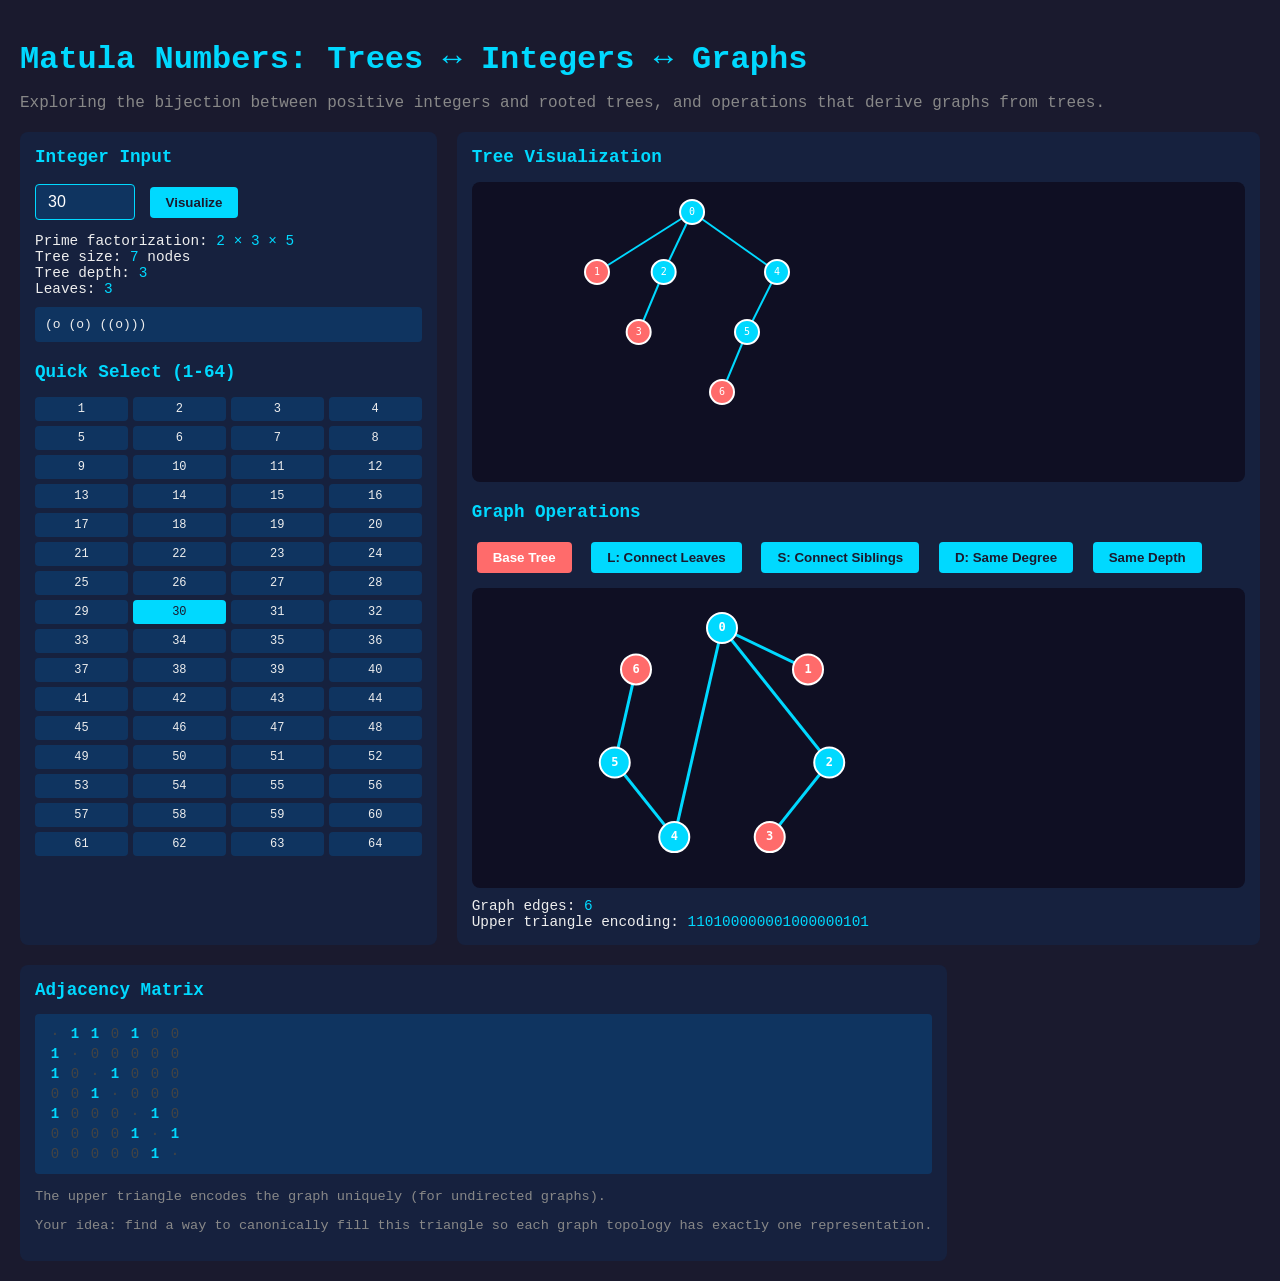
<file: 26-visualizer.html>
<!DOCTYPE html>
<html lang="en">
<head>
    <meta charset="UTF-8">
    <meta name="viewport" content="width=device-width, initial-scale=1.0">
    <title>Matula Numbers Explorer</title>
    <style>
        * { box-sizing: border-box; }
        body {
            font-family: 'Courier New', monospace;
            margin: 0;
            padding: 20px;
            background: #1a1a2e;
            color: #eee;
        }
        h1 { color: #00d9ff; margin-bottom: 5px; }
        .subtitle { color: #888; margin-bottom: 20px; }
        .container { display: flex; gap: 20px; flex-wrap: wrap; }
        .panel {
            background: #16213e;
            border-radius: 8px;
            padding: 15px;
            min-width: 300px;
        }
        .panel h2 { color: #00d9ff; margin-top: 0; font-size: 1.1em; }
        input[type="number"] {
            background: #0f3460;
            border: 1px solid #00d9ff;
            color: #fff;
            padding: 8px 12px;
            border-radius: 4px;
            font-size: 16px;
            width: 100px;
        }
        button {
            background: #00d9ff;
            border: none;
            color: #1a1a2e;
            padding: 8px 16px;
            border-radius: 4px;
            cursor: pointer;
            font-weight: bold;
            margin: 5px;
        }
        button:hover { background: #00ffff; }
        button.active { background: #ff6b6b; color: white; }
        .canvas-container {
            background: #0f0f23;
            border-radius: 8px;
            margin-top: 10px;
        }
        canvas { display: block; }
        .info { margin-top: 10px; font-size: 0.9em; }
        .info span { color: #00d9ff; }
        .tree-text {
            font-family: monospace;
            background: #0f3460;
            padding: 10px;
            border-radius: 4px;
            margin-top: 10px;
            overflow-x: auto;
        }
        .grid {
            display: grid;
            grid-template-columns: repeat(auto-fill, minmax(80px, 1fr));
            gap: 5px;
            margin-top: 10px;
        }
        .grid-item {
            background: #0f3460;
            padding: 5px;
            text-align: center;
            border-radius: 4px;
            cursor: pointer;
            font-size: 12px;
        }
        .grid-item:hover { background: #1a5490; }
        .grid-item.selected { background: #00d9ff; color: #1a1a2e; }
        .matrix {
            font-family: monospace;
            font-size: 14px;
            background: #0f3460;
            padding: 10px;
            border-radius: 4px;
            margin-top: 10px;
            overflow-x: auto;
        }
        .matrix-row { display: flex; }
        .matrix-cell {
            width: 20px;
            height: 20px;
            display: flex;
            align-items: center;
            justify-content: center;
        }
        .matrix-cell.one { color: #00d9ff; font-weight: bold; }
        .matrix-cell.zero { color: #444; }
        .legend { font-size: 0.85em; color: #888; margin-top: 15px; }
    </style>
</head>
<body>
    <h1>Matula Numbers: Trees ↔ Integers ↔ Graphs</h1>
    <p class="subtitle">Exploring the bijection between positive integers and rooted trees, and operations that derive graphs from trees.</p>

    <div class="container">
        <div class="panel" style="flex: 1;">
            <h2>Integer Input</h2>
            <input type="number" id="matula-input" value="30" min="1" max="10000">
            <button onclick="updateFromInput()">Visualize</button>

            <div class="info">
                <div>Prime factorization: <span id="factorization"></span></div>
                <div>Tree size: <span id="tree-size"></span> nodes</div>
                <div>Tree depth: <span id="tree-depth"></span></div>
                <div>Leaves: <span id="tree-leaves"></span></div>
            </div>

            <div class="tree-text" id="tree-text"></div>

            <h2 style="margin-top: 20px;">Quick Select (1-64)</h2>
            <div class="grid" id="quick-grid"></div>
        </div>

        <div class="panel" style="flex: 2;">
            <h2>Tree Visualization</h2>
            <div class="canvas-container">
                <canvas id="tree-canvas" width="500" height="300"></canvas>
            </div>

            <h2 style="margin-top: 20px;">Graph Operations</h2>
            <div>
                <button id="btn-base" class="active" onclick="setOperation('base')">Base Tree</button>
                <button id="btn-L" onclick="setOperation('L')">L: Connect Leaves</button>
                <button id="btn-S" onclick="setOperation('S')">S: Connect Siblings</button>
                <button id="btn-D" onclick="setOperation('D')">D: Same Degree</button>
                <button id="btn-depth" onclick="setOperation('depth')">Same Depth</button>
            </div>
            <div class="canvas-container">
                <canvas id="graph-canvas" width="500" height="300"></canvas>
            </div>
            <div class="info">
                <div>Graph edges: <span id="graph-edges"></span></div>
                <div>Upper triangle encoding: <span id="upper-tri"></span></div>
            </div>
        </div>

        <div class="panel">
            <h2>Adjacency Matrix</h2>
            <div class="matrix" id="adjacency-matrix"></div>
            <div class="legend">
                <p>The upper triangle encodes the graph uniquely (for undirected graphs).</p>
                <p>Your idea: find a way to canonically fill this triangle so each graph topology has exactly one representation.</p>
            </div>
        </div>
    </div>

    <script>
        // Prime utilities
        function isPrime(n) {
            if (n < 2) return false;
            if (n === 2) return true;
            if (n % 2 === 0) return false;
            for (let i = 3; i * i <= n; i += 2) {
                if (n % i === 0) return false;
            }
            return true;
        }

        const primeCache = [0, 2];
        function nthPrime(n) {
            while (primeCache.length <= n) {
                let candidate = primeCache[primeCache.length - 1] + 1;
                while (!isPrime(candidate)) candidate++;
                primeCache.push(candidate);
            }
            return primeCache[n];
        }

        function primeIndex(p) {
            let count = 0;
            for (let i = 2; i <= p; i++) {
                if (isPrime(i)) count++;
            }
            return count;
        }

        function primeFactorization(n) {
            if (n === 1) return [];
            const factors = [];
            let d = 2;
            while (d * d <= n) {
                while (n % d === 0) {
                    factors.push(d);
                    n = Math.floor(n / d);
                }
                d++;
            }
            if (n > 1) factors.push(n);
            return factors;
        }

        // Tree structure
        class Tree {
            constructor(children = []) {
                this.children = children;
                this._matula = null;
            }

            matula() {
                if (this._matula !== null) return this._matula;
                if (this.children.length === 0) {
                    this._matula = 1;
                } else {
                    let result = 1;
                    for (const child of this.children) {
                        result *= nthPrime(child.matula());
                    }
                    this._matula = result;
                }
                return this._matula;
            }

            size() {
                return 1 + this.children.reduce((sum, c) => sum + c.size(), 0);
            }

            depth() {
                if (this.children.length === 0) return 0;
                return 1 + Math.max(...this.children.map(c => c.depth()));
            }

            leaves() {
                if (this.children.length === 0) return 1;
                return this.children.reduce((sum, c) => sum + c.leaves(), 0);
            }

            toString() {
                if (this.children.length === 0) return 'o';
                return '(' + this.children.map(c => c.toString()).join(' ') + ')';
            }
        }

        const treeCache = {};
        function integerToTree(n) {
            if (treeCache[n]) return treeCache[n];
            if (n === 1) {
                treeCache[n] = new Tree([]);
                return treeCache[n];
            }
            const factors = primeFactorization(n);
            const children = factors.map(p => integerToTree(primeIndex(p)));
            treeCache[n] = new Tree(children);
            return treeCache[n];
        }

        // Expand tree to nodes with positions
        function expandTree(tree) {
            let idx = 0;
            const nodes = [];

            function expand(t, depth, parent) {
                const node = {
                    idx: idx++,
                    depth,
                    parent,
                    children: [],
                    isLeaf: t.children.length === 0
                };
                nodes.push(node);
                for (const child of t.children) {
                    const childNode = expand(child, depth + 1, node);
                    node.children.push(childNode);
                }
                return node;
            }

            const root = expand(tree, 0, null);
            return { nodes, root };
        }

        // Graph operations
        function createGraph(nodes) {
            const n = nodes.length;
            const edges = new Set();
            return {
                n,
                edges,
                addEdge(u, v) {
                    if (u !== v) {
                        edges.add(Math.min(u, v) + ',' + Math.max(u, v));
                    }
                },
                hasEdge(u, v) {
                    return edges.has(Math.min(u, v) + ',' + Math.max(u, v));
                },
                edgeList() {
                    return Array.from(edges).map(e => e.split(',').map(Number));
                }
            };
        }

        function baseGraph(nodes) {
            const g = createGraph(nodes);
            for (const node of nodes) {
                for (const child of node.children) {
                    g.addEdge(node.idx, child.idx);
                }
            }
            return g;
        }

        function operationL(nodes) {
            const g = baseGraph(nodes);
            const leaves = nodes.filter(n => n.isLeaf).map(n => n.idx);
            for (let i = 0; i < leaves.length; i++) {
                for (let j = i + 1; j < leaves.length; j++) {
                    g.addEdge(leaves[i], leaves[j]);
                }
            }
            return g;
        }

        function operationS(nodes) {
            const g = baseGraph(nodes);
            for (const node of nodes) {
                const childIdx = node.children.map(c => c.idx);
                for (let i = 0; i < childIdx.length; i++) {
                    for (let j = i + 1; j < childIdx.length; j++) {
                        g.addEdge(childIdx[i], childIdx[j]);
                    }
                }
            }
            return g;
        }

        function operationD(nodes) {
            const g = baseGraph(nodes);
            const byDegree = {};
            for (const node of nodes) {
                const deg = node.children.length + (node.parent ? 1 : 0);
                if (!byDegree[deg]) byDegree[deg] = [];
                byDegree[deg].push(node.idx);
            }
            for (const indices of Object.values(byDegree)) {
                for (let i = 0; i < indices.length; i++) {
                    for (let j = i + 1; j < indices.length; j++) {
                        g.addEdge(indices[i], indices[j]);
                    }
                }
            }
            return g;
        }

        function operationDepth(nodes) {
            const g = baseGraph(nodes);
            const byDepth = {};
            for (const node of nodes) {
                if (!byDepth[node.depth]) byDepth[node.depth] = [];
                byDepth[node.depth].push(node.idx);
            }
            for (const indices of Object.values(byDepth)) {
                for (let i = 0; i < indices.length; i++) {
                    for (let j = i + 1; j < indices.length; j++) {
                        g.addEdge(indices[i], indices[j]);
                    }
                }
            }
            return g;
        }

        // Visualization
        let currentMatula = 30;
        let currentOperation = 'base';
        let currentNodes = null;

        function layoutTree(nodes, root, width, height) {
            const maxDepth = Math.max(...nodes.map(n => n.depth));
            const levelHeight = height / (maxDepth + 2);

            // Count nodes at each level
            const levels = {};
            for (const node of nodes) {
                if (!levels[node.depth]) levels[node.depth] = [];
                levels[node.depth].push(node);
            }

            // Position nodes
            for (const [depth, levelNodes] of Object.entries(levels)) {
                const d = parseInt(depth);
                const y = 30 + d * levelHeight;
                const spacing = width / (levelNodes.length + 1);
                levelNodes.forEach((node, i) => {
                    node.x = spacing * (i + 1);
                    node.y = y;
                });
            }

            // Adjust x positions to center children under parents
            for (let d = maxDepth - 1; d >= 0; d--) {
                for (const node of (levels[d] || [])) {
                    if (node.children.length > 0) {
                        const childX = node.children.reduce((sum, c) => sum + c.x, 0) / node.children.length;
                        // Don't move too far from current position
                        node.x = node.x * 0.3 + childX * 0.7;
                    }
                }
            }
        }

        function drawTree(canvas, nodes) {
            const ctx = canvas.getContext('2d');
            const w = canvas.width;
            const h = canvas.height;

            ctx.clearRect(0, 0, w, h);

            layoutTree(nodes, nodes[0], w, h);

            // Draw edges
            ctx.strokeStyle = '#00d9ff';
            ctx.lineWidth = 2;
            for (const node of nodes) {
                for (const child of node.children) {
                    ctx.beginPath();
                    ctx.moveTo(node.x, node.y);
                    ctx.lineTo(child.x, child.y);
                    ctx.stroke();
                }
            }

            // Draw nodes
            for (const node of nodes) {
                ctx.beginPath();
                ctx.arc(node.x, node.y, 12, 0, Math.PI * 2);
                ctx.fillStyle = node.isLeaf ? '#ff6b6b' : '#00d9ff';
                ctx.fill();
                ctx.strokeStyle = '#fff';
                ctx.lineWidth = 2;
                ctx.stroke();

                ctx.fillStyle = '#fff';
                ctx.font = '10px monospace';
                ctx.textAlign = 'center';
                ctx.textBaseline = 'middle';
                ctx.fillText(node.idx, node.x, node.y);
            }
        }

        function drawGraph(canvas, nodes, graph) {
            const ctx = canvas.getContext('2d');
            const w = canvas.width;
            const h = canvas.height;

            ctx.clearRect(0, 0, w, h);

            // Layout in a circle
            const cx = w / 2;
            const cy = h / 2;
            const r = Math.min(w, h) / 2 - 40;

            for (let i = 0; i < nodes.length; i++) {
                const angle = (2 * Math.PI * i / nodes.length) - Math.PI / 2;
                nodes[i].gx = cx + r * Math.cos(angle);
                nodes[i].gy = cy + r * Math.sin(angle);
            }

            // Draw edges
            const edges = graph.edgeList();
            const treeEdges = new Set();
            for (const node of nodes) {
                for (const child of node.children) {
                    treeEdges.add(Math.min(node.idx, child.idx) + ',' + Math.max(node.idx, child.idx));
                }
            }

            for (const [u, v] of edges) {
                const key = u + ',' + v;
                ctx.beginPath();
                ctx.moveTo(nodes[u].gx, nodes[u].gy);
                ctx.lineTo(nodes[v].gx, nodes[v].gy);
                if (treeEdges.has(key)) {
                    ctx.strokeStyle = '#00d9ff';
                    ctx.lineWidth = 3;
                } else {
                    ctx.strokeStyle = '#ff6b6b';
                    ctx.lineWidth = 2;
                }
                ctx.stroke();
            }

            // Draw nodes
            for (const node of nodes) {
                ctx.beginPath();
                ctx.arc(node.gx, node.gy, 15, 0, Math.PI * 2);
                ctx.fillStyle = node.isLeaf ? '#ff6b6b' : '#00d9ff';
                ctx.fill();
                ctx.strokeStyle = '#fff';
                ctx.lineWidth = 2;
                ctx.stroke();

                ctx.fillStyle = '#fff';
                ctx.font = 'bold 12px monospace';
                ctx.textAlign = 'center';
                ctx.textBaseline = 'middle';
                ctx.fillText(node.idx, node.gx, node.gy);
            }
        }

        function renderMatrix(nodes, graph) {
            const n = nodes.length;
            let html = '';
            for (let i = 0; i < n; i++) {
                html += '<div class="matrix-row">';
                for (let j = 0; j < n; j++) {
                    const val = (i === j) ? '·' : (graph.hasEdge(i, j) ? '1' : '0');
                    const cls = val === '1' ? 'one' : 'zero';
                    html += `<div class="matrix-cell ${cls}">${val}</div>`;
                }
                html += '</div>';
            }
            document.getElementById('adjacency-matrix').innerHTML = html;
        }

        function upperTriangleBits(nodes, graph) {
            let bits = '';
            for (let i = 0; i < nodes.length; i++) {
                for (let j = i + 1; j < nodes.length; j++) {
                    bits += graph.hasEdge(i, j) ? '1' : '0';
                }
            }
            return bits || '(empty)';
        }

        function update() {
            const tree = integerToTree(currentMatula);
            const { nodes } = expandTree(tree);
            currentNodes = nodes;

            // Update info
            document.getElementById('factorization').textContent =
                currentMatula === 1 ? '1' : primeFactorization(currentMatula).join(' × ');
            document.getElementById('tree-size').textContent = tree.size();
            document.getElementById('tree-depth').textContent = tree.depth();
            document.getElementById('tree-leaves').textContent = tree.leaves();
            document.getElementById('tree-text').textContent = tree.toString();

            // Draw tree
            drawTree(document.getElementById('tree-canvas'), nodes);

            // Get graph based on operation
            let graph;
            switch (currentOperation) {
                case 'L': graph = operationL(nodes); break;
                case 'S': graph = operationS(nodes); break;
                case 'D': graph = operationD(nodes); break;
                case 'depth': graph = operationDepth(nodes); break;
                default: graph = baseGraph(nodes);
            }

            // Draw graph
            drawGraph(document.getElementById('graph-canvas'), nodes, graph);

            // Update graph info
            document.getElementById('graph-edges').textContent = graph.edges.size;
            document.getElementById('upper-tri').textContent = upperTriangleBits(nodes, graph);

            // Render matrix
            renderMatrix(nodes, graph);

            // Update grid selection
            document.querySelectorAll('.grid-item').forEach(el => {
                el.classList.toggle('selected', parseInt(el.dataset.n) === currentMatula);
            });
        }

        function updateFromInput() {
            const val = parseInt(document.getElementById('matula-input').value);
            if (val >= 1 && val <= 10000) {
                currentMatula = val;
                update();
            }
        }

        function setOperation(op) {
            currentOperation = op;
            document.querySelectorAll('button[id^="btn-"]').forEach(b => b.classList.remove('active'));
            document.getElementById('btn-' + op).classList.add('active');
            update();
        }

        // Initialize
        function init() {
            // Create quick select grid
            const grid = document.getElementById('quick-grid');
            for (let n = 1; n <= 64; n++) {
                const item = document.createElement('div');
                item.className = 'grid-item';
                item.dataset.n = n;
                item.textContent = n;
                item.onclick = () => {
                    currentMatula = n;
                    document.getElementById('matula-input').value = n;
                    update();
                };
                grid.appendChild(item);
            }

            update();
        }

        init();
    </script>
</body>
</html>
</file>
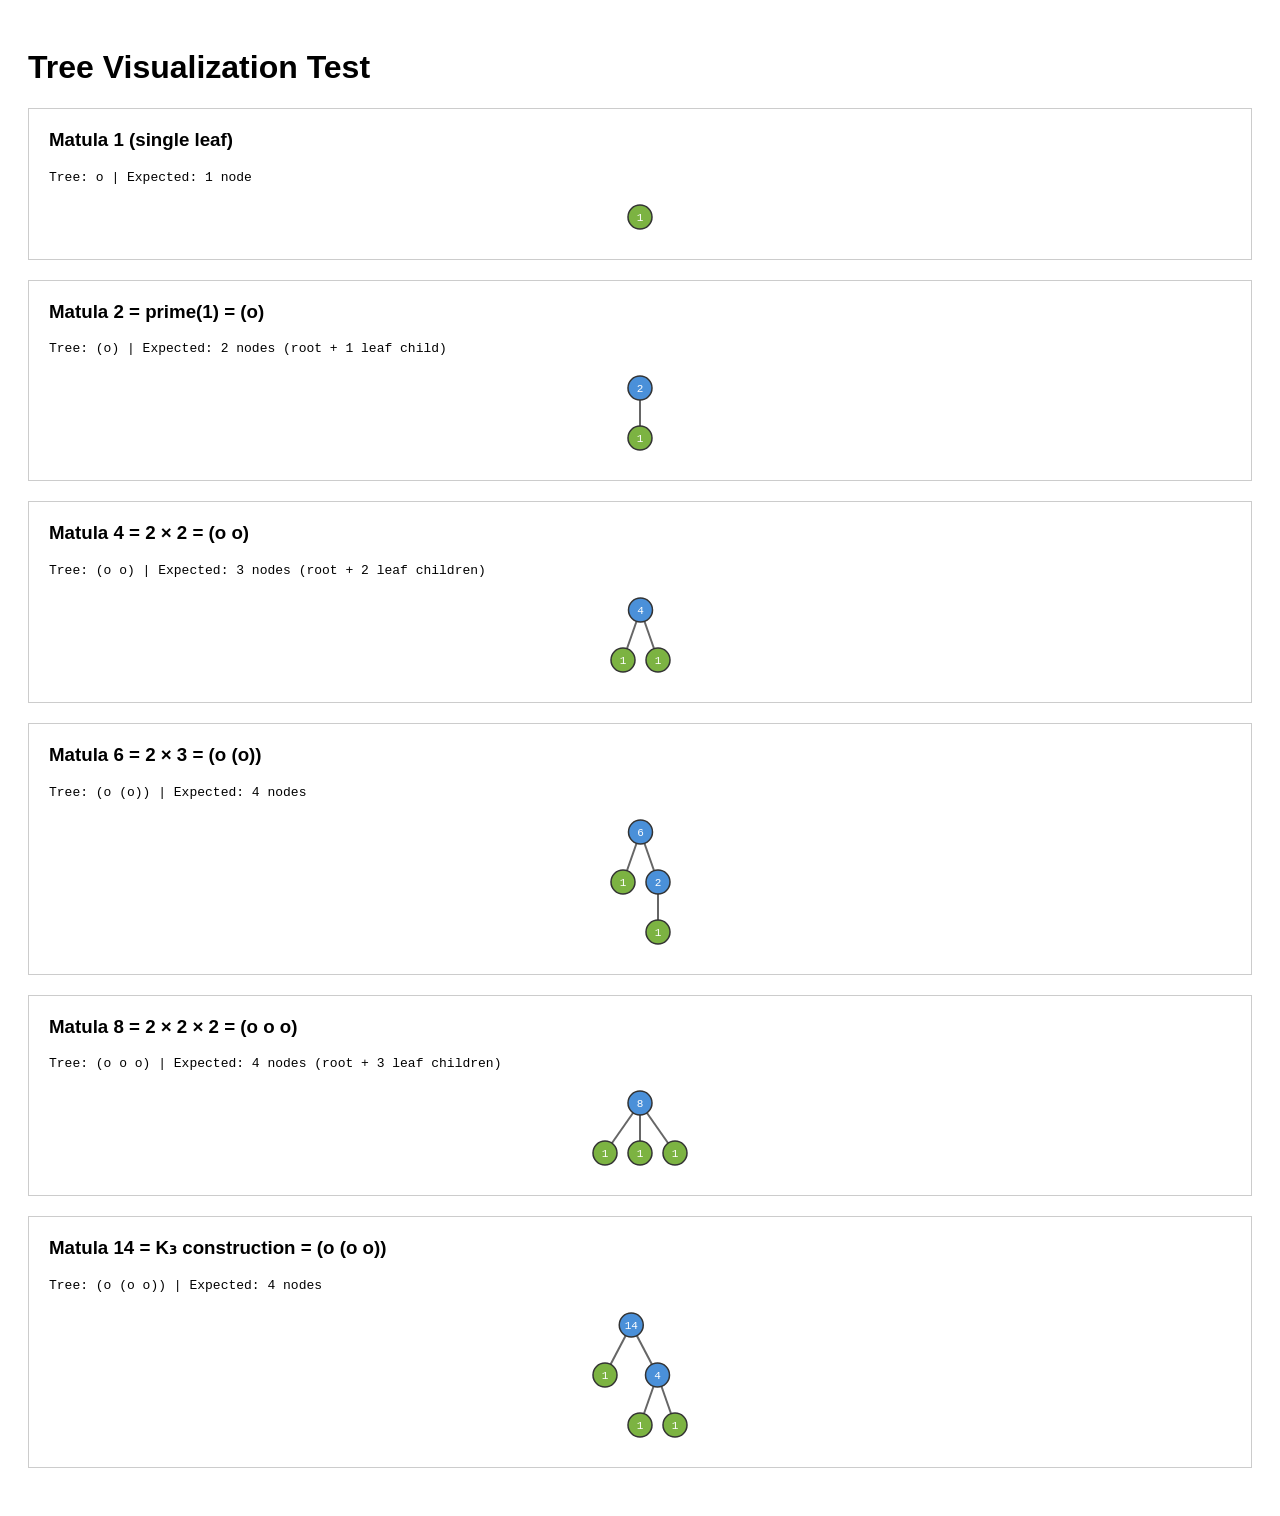
<file: 27-test-tree.html>
<!DOCTYPE html>
<html>
<head>
    <title>Tree Visualization Test</title>
    <style>
        body { font-family: sans-serif; padding: 20px; }
        .test { margin: 20px 0; padding: 20px; border: 1px solid #ccc; }
        h3 { margin-top: 0; }
        .info { font-family: monospace; margin-bottom: 10px; }
    </style>
</head>
<body>
    <h1>Tree Visualization Test</h1>

    <div class="test">
        <h3>Matula 1 (single leaf)</h3>
        <div class="info">Tree: o | Expected: 1 node</div>
        <div id="tree1"></div>
    </div>

    <div class="test">
        <h3>Matula 2 = prime(1) = (o)</h3>
        <div class="info">Tree: (o) | Expected: 2 nodes (root + 1 leaf child)</div>
        <div id="tree2"></div>
    </div>

    <div class="test">
        <h3>Matula 4 = 2 × 2 = (o o)</h3>
        <div class="info">Tree: (o o) | Expected: 3 nodes (root + 2 leaf children)</div>
        <div id="tree4"></div>
    </div>

    <div class="test">
        <h3>Matula 6 = 2 × 3 = (o (o))</h3>
        <div class="info">Tree: (o (o)) | Expected: 4 nodes</div>
        <div id="tree6"></div>
    </div>

    <div class="test">
        <h3>Matula 8 = 2 × 2 × 2 = (o o o)</h3>
        <div class="info">Tree: (o o o) | Expected: 4 nodes (root + 3 leaf children)</div>
        <div id="tree8"></div>
    </div>

    <div class="test">
        <h3>Matula 14 = K₃ construction = (o (o o))</h3>
        <div class="info">Tree: (o (o o)) | Expected: 4 nodes</div>
        <div id="tree14"></div>
    </div>

    <script src="lib/matula.js"></script>
    <script src="lib/graph.js"></script>
    <script src="lib/encoding.js"></script>
    <script src="lib/visualization.js"></script>
    <script>
        const testCases = [1, 2, 4, 6, 8, 14];

        testCases.forEach(n => {
            const tree = Matula.integerToTree(n);
            const container = document.getElementById('tree' + n);

            console.log(`Matula ${n}:`, Matula.treeToString(tree), 'size:', Matula.treeSize(tree));

            Visualization.renderTree(tree, container, {
                showLabels: true
            });
        });
    </script>
</body>
</html>
</file>
<file: interactive/styles.css>
:root {
  --ink: #1f1b16;
  --muted: #5d4f45;
  --accent: #d94d1a;
  --accent-2: #1b5e6b;
  --paper: #f8f2ea;
  --card: #fffaf4;
  --shadow: rgba(24, 18, 12, 0.12);
}

* {
  box-sizing: border-box;
}

body {
  margin: 0;
  font-family: "Cormorant Garamond", "Garamond", "Palatino Linotype", "Book Antiqua", serif;
  color: var(--ink);
  background: radial-gradient(circle at top left, #f7e6d8 0%, #f9f0e6 40%, #f3efe9 100%);
}

.ambient {
  position: fixed;
  inset: 0;
  pointer-events: none;
  z-index: -1;
}

.orb {
  position: absolute;
  border-radius: 50%;
  filter: blur(6px);
  opacity: 0.6;
  animation: float 12s ease-in-out infinite;
}

.orb-a {
  width: 260px;
  height: 260px;
  top: 8%;
  left: 8%;
  background: radial-gradient(circle, rgba(217, 77, 26, 0.25), transparent 70%);
}

.orb-b {
  width: 320px;
  height: 320px;
  top: 50%;
  right: 12%;
  background: radial-gradient(circle, rgba(27, 94, 107, 0.2), transparent 70%);
  animation-delay: -3s;
}

.orb-c {
  width: 220px;
  height: 220px;
  bottom: 10%;
  left: 35%;
  background: radial-gradient(circle, rgba(175, 128, 88, 0.2), transparent 70%);
  animation-delay: -6s;
}

@keyframes float {
  0%, 100% { transform: translateY(0); }
  50% { transform: translateY(-18px); }
}

.hero {
  padding: 90px 20px 60px;
  display: flex;
  justify-content: center;
}

.hero-inner {
  max-width: 920px;
  text-align: left;
}

.eyebrow {
  letter-spacing: 0.12em;
  text-transform: uppercase;
  font-size: 0.8rem;
  color: var(--accent-2);
  margin-bottom: 14px;
}

h1 {
  font-size: clamp(2.6rem, 6vw, 4.2rem);
  margin: 0 0 18px;
}

.lead {
  font-size: clamp(1.1rem, 2.2vw, 1.5rem);
  color: var(--muted);
  max-width: 700px;
}

.hero-actions {
  margin-top: 28px;
  display: flex;
  gap: 14px;
  flex-wrap: wrap;
}

.btn {
  background: var(--accent);
  color: white;
  text-decoration: none;
  padding: 12px 20px;
  border-radius: 999px;
  font-weight: 600;
  letter-spacing: 0.02em;
  box-shadow: 0 8px 20px var(--shadow);
}

.btn.ghost {
  background: transparent;
  color: var(--accent);
  border: 1px solid var(--accent);
}

main {
  max-width: 1100px;
  margin: 0 auto;
  padding: 0 20px 80px;
  display: grid;
  gap: 60px;
}

.beat {
  display: grid;
  gap: 24px;
  grid-template-columns: repeat(auto-fit, minmax(280px, 1fr));
  align-items: center;
}

.beat-tag {
  font-size: 0.9rem;
  text-transform: uppercase;
  letter-spacing: 0.2em;
  color: var(--accent);
  margin: 0 0 8px;
}

.beat-card {
  background: var(--card);
  padding: 24px;
  border-radius: 18px;
  box-shadow: 0 16px 40px var(--shadow);
  border: 1px solid rgba(55, 40, 30, 0.08);
}

.beat-card.wide {
  grid-column: 1 / -1;
}

.control-row {
  display: flex;
  flex-direction: column;
  gap: 8px;
  margin-bottom: 16px;
}

.control-row.split {
  display: grid;
  grid-template-columns: repeat(auto-fit, minmax(120px, 1fr));
  gap: 12px;
}

label {
  font-size: 0.95rem;
  color: var(--muted);
}

select, input {
  padding: 8px 10px;
  border-radius: 8px;
  border: 1px solid rgba(28, 20, 14, 0.2);
  font-family: "Courier New", "Courier", monospace;
  font-size: 0.95rem;
}

canvas {
  width: 100%;
  border-radius: 12px;
  background: #fef7ef;
  border: 1px solid rgba(55, 40, 30, 0.12);
}

.stat-grid {
  display: grid;
  grid-template-columns: repeat(auto-fit, minmax(140px, 1fr));
  gap: 12px;
  margin-top: 16px;
}

.stat-label {
  display: block;
  font-size: 0.8rem;
  color: var(--muted);
  text-transform: uppercase;
  letter-spacing: 0.08em;
}

.stat-value {
  font-size: 1.2rem;
  font-family: "Courier New", "Courier", monospace;
}

.formula {
  padding: 12px;
  background: #fff1e2;
  border-radius: 10px;
  font-family: "Courier New", "Courier", monospace;
  color: var(--accent-2);
}

.mono-panel {
  margin-top: 16px;
  padding: 14px;
  background: #f3ebe2;
  border-radius: 12px;
  font-family: "Courier New", "Courier", monospace;
  font-size: 0.9rem;
  white-space: pre-wrap;
}

.figure {
  margin: 20px 0 0;
}

.figure img {
  width: 100%;
  border-radius: 12px;
  border: 1px solid rgba(55, 40, 30, 0.12);
  background: #fffaf4;
}

.figure figcaption {
  margin-top: 8px;
  font-size: 0.9rem;
  color: var(--muted);
}

.split-panel {
  display: grid;
  grid-template-columns: repeat(auto-fit, minmax(220px, 1fr));
  gap: 18px;
}

.mini {
  color: var(--muted);
  margin-top: 0;
}

.footer {
  padding: 40px 20px 60px;
  text-align: center;
  color: var(--muted);
}

@media (max-width: 720px) {
  .hero {
    padding: 70px 20px 40px;
  }
  .hero-actions {
    flex-direction: column;
    align-items: flex-start;
  }
}
</file>
